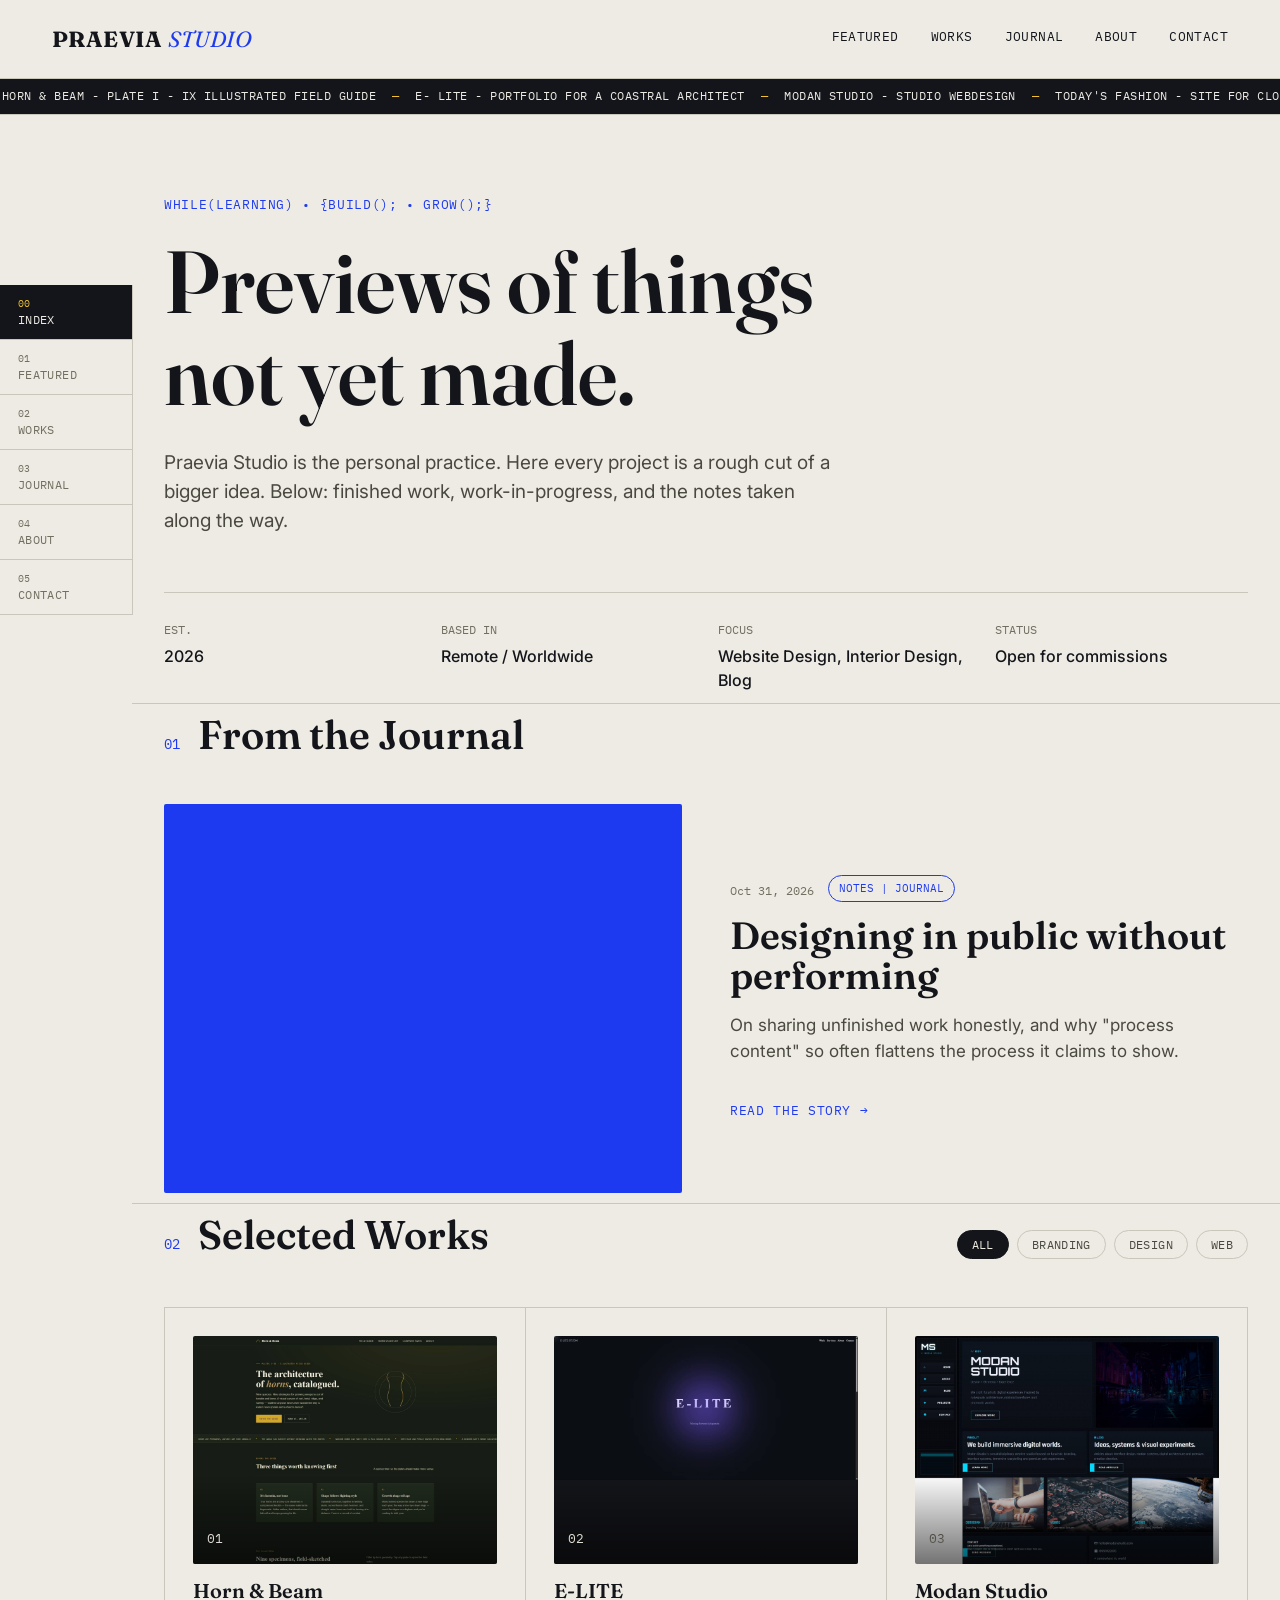
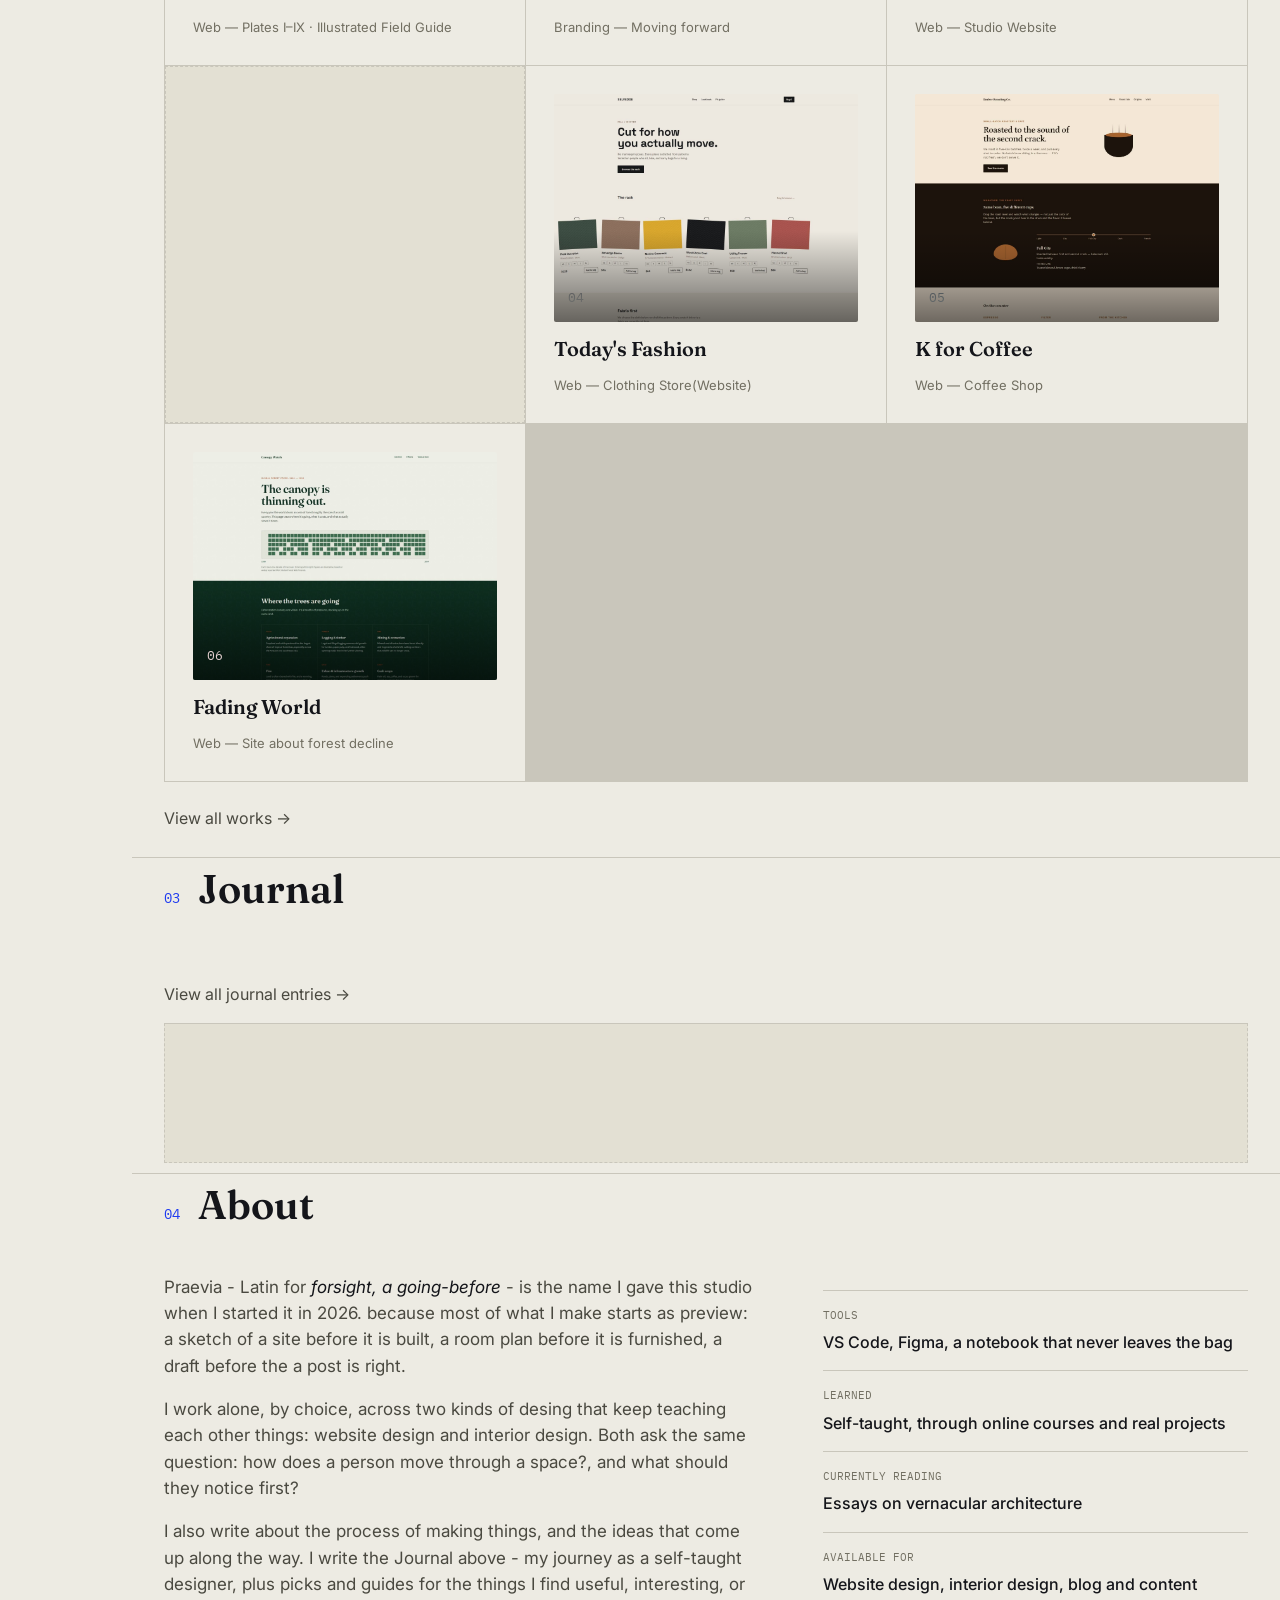
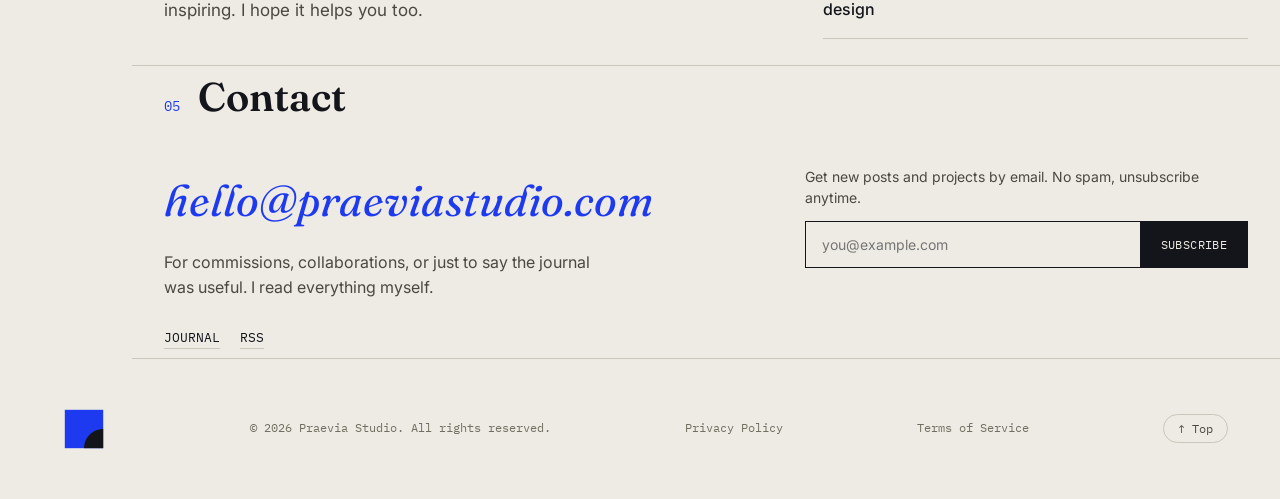
<file: index.html>
<!doctype html>
<html lang="en">
  <head>
    <meta charset="UTF-8" />
    <meta name="viewport" content="width=device-width, initial-scale=1.0" />
    <link
      rel="icon"
      href="/assets/images/favicon/outside-blue.png"
      sizes="16x16"
    />
    <link
      rel="icon"
      type="image/png"
      sizes="48x48"
      href="/assets/images/favicon/outside-blue.png"
    />
    <link
      rel="icon"
      type="image/svg+xml"
      href="/assets/images/favicon/outside-blue.svg"
    />
    <link
      rel="apple-touch-icon"
      sizes="180x180"
      href="/assets/images/favicon/apple-touch-icon.png"
    />
    <title>Praevia Studio</title>
    <meta
      name="description"
      content="Praevia Studio is one person studio for website design, interior design, and blog."
    />

    <!-- Fonts -->
    <link rel="preconnect" href="https://fonts.googleapis.com" />
    <link rel="preconnect" href="https://fonts.gstatic.com" crossorigin />
    <link
      href="https://fonts.googleapis.com/css2?family=Fraunces:ital,opsz,wght@0,9..144,300..900;1,9..144,300..900&family=Inter:wght@400;500;600;700&family=IBM+Plex+Mono:wght@400;500&display=swap"
      rel="stylesheet"
    />

    <link rel="stylesheet" href="style.css" />

    <!--
  =====================================================================
  GOOGLE ADSENSE — SITE-WIDE LOADER (currently disabled)
  Once your AdSense account is approved, uncomment this tag and replace
  ca-pub-XXXXXXXXXXXXXXXX with your real publisher ID. This must load
  on every page that shows an ad unit.
  =====================================================================
  -->
    <script
      async
      src="https://pagead2.googlesyndication.com/pagead/js/adsbygoogle.js?client=ca-pub-2308916087883001"
      crossorigin="anonymous"
    ></script>
  </head>
  <body>
    <a class="skip-link" href="#main">Skip to content</a>

    <!-- ================= MASTHEAD ================= -->
    <header class="masthead" id="top">
      <div class="masthead__top container">
        <a href="#top" class="wordmark">PRAEVIA <span>STUDIO</span></a>

        <nav class="primary-nav" id="primary-nav" aria-label="Primary">
          <a href="#featured">Featured</a>
          <a href="#works">Works</a>
          <a href="#journal">Journal</a>
          <a href="#about">About</a>
          <a href="#contact">Contact</a>
        </nav>

        <button
          class="nav-toggle"
          id="navToggle"
          aria-label="Open menu"
          aria-expanded="false"
          aria-controls="primary-nav"
        >
          <span></span>
        </button>
      </div>

      <!-- ================================== TICKER(add upcoming project/blogs) ==========================================-->

      <div class="ticker" aria-hidden="true">
        <div class="ticker__track" id="tickerTrack">
          <span>HORN & BEAM - PLATE I - IX ILLUSTRATED FIELD GUIDE</span
          ><span class="dot">—</span>
          <span>E- LITE - PORTFOLIO FOR A COASTRAL ARCHITECT</span
          ><span class="dot">—</span>
          <span>MODAN STUDIO - STUDIO WEBDESIGN</span><span class="dot">—</span>
          <span>TODAY'S FASHION - SITE FOR CLOTH STORE</span
          ><span class="dot">—</span>
          <span>K FOR COFFEE - SITE FOR COFFEE SHOP</span
          ><span class="dot">—</span>
          <span>Fading World - WEBSITE ABOUT DECLINE OF FOREST</span
          ><span class="dot">—</span>
          <!-- duplicated for seamless marquee loop -->
          <span>HORN & BEAM - PLATE I - IX ILLUSTRATED FIELD GUIDE</span
          ><span class="dot">—</span>
          <span>E- LITE - PORTFOLIO FOR A COASTRAL ARCHITECT</span
          ><span class="dot">—</span>
          <span>MODAN STUDIO - STUDIO WEBDESIGN</span><span class="dot">—</span>
          <span>TODAY'S FASHION - SITE FOR CLOTH STORE</span
          ><span class="dot">—</span>
          <span>K FOR COFFEE - SITE FOR COFFEE SHOP</span
          ><span class="dot">—</span>
          <span>Fading World - WEBSITE ABOUT DECLINE OF FOREST</span
          ><span class="dot">—</span>
        </div>
      </div>
    </header>

    <!-- ================= INDEX RAIL (signature nav) ================= -->
    <nav class="index-rail" aria-label="Section index">
      <button class="index-rail__item is-active" data-target="#hero">
        <em>00</em>Index
      </button>
      <button class="index-rail__item" data-target="#featured">
        <em>01</em>Featured
      </button>
      <button class="index-rail__item" data-target="#works">
        <em>02</em>Works
      </button>
      <button class="index-rail__item" data-target="#journal">
        <em>03</em>Journal
      </button>
      <button class="index-rail__item" data-target="#about">
        <em>04</em>About
      </button>
      <button class="index-rail__item" data-target="#contact">
        <em>05</em>Contact
      </button>
    </nav>

    <main id="main">
      <!-- ================= HERO ================= -->
      <section id="hero" class="hero container">
        <p class="eyebrow">While(learning) • {build(); • grow();}</p>
        <h1 class="hero__title">Previews of things<br />not yet made.</h1>
        <p class="hero__lede">
          Praevia Studio is the personal practice. Here every project is a rough
          cut of a bigger idea. Below: finished work, work-in-progress, and the
          notes taken along the way.
        </p>
        <dl class="hero__meta">
          <div>
            <dt>Est.</dt>
            <dd>2026</dd>
          </div>
          <div>
            <dt>Based in</dt>
            <dd>Remote / Worldwide</dd>
          </div>
          <div>
            <dt>Focus</dt>
            <dd>Website Design, Interior Design, Blog</dd>
          </div>
          <div>
            <dt>Status</dt>
            <dd>Open for commissions</dd>
          </div>
        </dl>
      </section>

      <!-- ================= FEATURED (cover story) ================= -->
      <section id="featured" class="featured container">
        <div class="section-head">
          <span class="section-num">01</span>
          <h2>From the Journal</h2>
        </div>

        <article class="featured-post">
          <a
            class="featured-post__media"
            style="--plate: #1e3af0"
            img: src="/assets/images/favicon/inside-blue.png"
            href="https://blog.praeviastudio.com/2026/10/designing-in-public-without-performing.html"
          ></a>
          <div class="featured-post__body">
            <div class="featured-post__meta">
              <span class="journal-row__date">Oct 31, 2026</span>
              <span class="journal-row__tag">Notes | Journal</span>
            </div>
            <h3 class="featured-post__title">
              <a href="https://blog.praeviastudio.com/2026/10/designing-in-public-without-performing.html"
                >Designing in public without performing</a
              >
            </h3>
            <p class="featured-post__excerpt">
              On sharing unfinished work honestly, and why "process content" so
              often flattens the process it claims to show.
            </p>
            <a
              class="featured-post__cta"
              href="https://blog.praeviastudio.com/2026/10/designing-in-public-without-performing.html"
              >Read the story &rarr;</a
            >
          </div>
        </article>
      </section>

      <!-- ================= WORKS ================= -->
      <section id="works" class="works container">
        <div class="section-head">
          <span class="section-num">02</span>
          <h2>Selected Works</h2>
          <div
            class="filters"
            id="filters"
            role="group"
            aria-label="Filter works by category"
          >
            <button class="filter-btn is-active" data-filter="all">All</button>
            <button class="filter-btn" data-filter="branding">Branding</button>
            <button class="filter-btn" data-filter="design">Design</button>
            <button class="filter-btn" data-filter="web">Web</button>
          </div>
        </div>

        <div class="works-grid" id="worksGrid">
          <!-- ============= 01 ================-->
          <a
            class="work-card"
            data-category="web"
            style="
              --plate: #1e3af0;
              --plate-image: url('/works/horn/horn.jpeg');
            "
            href="/works/horn/index.html"
          >
            <div class="work-card__plate work-card__plate--photo">
              <span>01</span>
            </div>
            <h3>Horn &amp; Beam</h3>
            <p class="work-card__meta">
              Web — Plates I–IX · Illustrated Field Guide
            </p>
          </a>
          <!-- ============= 02 ================-->
          <a
            class="work-card"
            data-category="branding"
            style="
              --plate: #14151a;
              --plate-image: url('/works/e-lite/e-light.jpeg');
            "
            href="/works/e-lite/index.html"
          >
            <div class="work-card__plate work-card__plate--photo">
              <span>02</span>
            </div>
            <h3>E-LITE</h3>
            <p class="work-card__meta">Branding — Moving forward</p>
          </a>
          <!-- ============= 03 ================-->
          <a
            class="work-card"
            data-category="web"
            style="
              --plate: #f2c230;
              --plate-image: url('/works/modan-studio/modanstudio.jpeg');
            "
            href="/works/modan-studio/index.html"
          >
            <div class="work-card__plate work-card__plate--photo">
              <span>03</span>
            </div>
            <h3>Modan Studio</h3>
            <p class="work-card__meta">Web — Studio Website</p>
          </a>

          <!-- ============ AD SLOT — in-grid native unit ============ -->
          <div class="work-card ad-slot" data-ad-slot="works-native">
            <span class="ad-slot__label">Advertisement</span>
            <ins
              class="adsbygoogle"
              style="display: block"
              data-ad-client="ca-pub-2308916087883001"
              data-ad-slot="XXXXXXXXXX"
              data-ad-format="auto"
              data-full-width-responsive="true"
            ></ins>
            <script>
              ;(adsbygoogle = window.adsbygoogle || []).push({})
            </script>
            <div class="ad-slot__placeholder">Ad space — 300×250</div>
          </div>
          <!-- ============= 04 ================-->
          <a
            class="work-card"
            data-category="web"
            style="
              --plate: #6b695f;
              --plate-image: url('/works/clothing-store/selvege.jpeg');
            "
            href="/works/clothing-store/index.html"
          >
            <div class="work-card__plate work-card__plate--photo">
              <span>04</span>
            </div>
            <h3>Today's Fashion</h3>
            <p class="work-card__meta">Web — Clothing Store(Website)</p>
          </a>

          <!-- ============= 05 ================-->
          <a
            class="work-card"
            data-category="web"
            style="
              --plate: #1e3af0;
              --plate-image: url('/works/coffee-shop/coffee-store.jpeg');
            "
            href="/works/coffee-shop/index.html"
          >
            <div class="work-card__plate work-card__plate--photo">
              <span>05</span>
            </div>
            <h3>K for Coffee</h3>
            <p class="work-card__meta">Web — Coffee Shop</p>
          </a>
          <!-- ============= 06 ================-->
          <a
            class="work-card"
            data-category="web"
            style="
              --plate: #14151a;
              --plate-image: url('/works/forest-decline/canopy.jpeg');
            "
            href="/works/forest-decline/index.html"
          >
            <div class="work-card__plate work-card__plate--photo">
              <span>06</span>
            </div>
            <h3>Fading World</h3>
            <p class="work-card__meta">Web — Site about forest decline</p>
          </a>
        </div>
        <p style="margin-top: 1.5rem">
          <a href="works/index.html">View all works &rarr;</a>
        </p>
      </section>

      <!-- ================= JOURNAL ================= -->
      <section id="journal" class="journal container">
        <div class="section-head">
          <span class="section-num">03</span>
          <h2>Journal</h2>
        </div>

        <!-- ================ BLOGGER FEED ================ -->
        <div class="journal-list" id="blog-posts"></div>

        <p style="margin-top: 1.5rem">
          <a
            href="https://blog.praeviastudio.com"
            target="_blank"
            rel="noopener noreferrer"
            >View all journal entries &rarr;</a
          >
        </p>
        <!-- ============ AD SLOT — in-feed unit ============ -->
        <div class="journal-row ad-slot" data-ad-slot="journal-infeed">
          <span class="ad-slot__label">Advertisement</span>
          <!--
          Replace with your real AdSense in-feed/in-article unit:
          -->
          <ins
            class="adsbygoogle"
            style="display: block"
            data-ad-format="fluid"
            data-ad-layout-key="-XX+X-XX-XX+XX"
            data-ad-client="ca-pub-2308916087883001"
            data-ad-slot="XXXXXXXXXX"
          ></ins>
          <script>
            ;(adsbygoogle = window.adsbygoogle || []).push({})
          </script>

          <div class="ad-slot__placeholder">Ad space — responsive in-feed</div>
        </div>
      </section>

      <!-- ================= ABOUT ================= -->
      <section id="about" class="about container">
        <div class="section-head">
          <span class="section-num">04</span>
          <h2>About</h2>
        </div>

        <div class="about__grid">
          <div class="about__bio">
            <p>
              Praevia - Latin for <em>forsight, a going-before</em> - is the name I gave this studio when I started it in 2026. because most of what I make starts as preview: a sketch of a site before it is built, a room plan before it is furnished, a draft before the a post is right.
            </p>
            <p>
              I work alone, by choice, across two kinds of desing that keep teaching each other things: website design and interior design. Both ask the same question: how does a person move through a space?, and what should they notice first?
              </p>
              <p>
                I also write about the process of making things, and the ideas that come up along the way. I write the Journal above - my journey as a self-taught designer, plus picks and guides for the things I find useful, interesting, or inspiring. I hope it helps you too.
              </p>
            </p>
          </div>

          <dl class="colophon">
            <div>
              <dt>Tools</dt>
              <dd>
                VS Code, Figma, a notebook that never leaves the bag
              </dd>
            </div>
            <div>
              <dt>Learned</dt>
              <dd>Self-taught, through online courses and real projects</dd>
            </div>
            <div>
              <dt>Currently reading</dt>
              <dd>Essays on vernacular architecture</dd>
            </div>
            <div>
              <dt>Available for</dt>
              <dd>Website design, interior design, blog and content design</dd>
            </div>
          </dl>
        </div>
      </section>

      <!-- ================= CONTACT ================= -->
      <!-- ================= CONTACT ================= -->
<!-- Replace your whole <section id="contact"> ... </section> in index.html with this. -->
<section id="contact" class="contact container">
  <div class="section-head">
    <span class="section-num">05</span>
    <h2>Contact</h2>
  </div>

  <div class="contact__grid">
    <div class="contact__main">
      <a href="mailto:hello@praeviastudio.com" class="contact__email"
        >hello@praeviastudio.com</a
      >
      <p class="contact__note">
        For commissions, collaborations, or just to say the journal was
        useful. I read everything myself.
      </p>

      <ul class="contact__social">
        <li><a href="https://blog.praeviastudio.com">Journal</a></li>
        <li>
          <a href="https://blog.praeviastudio.com/feeds/posts/default?alt=rss"
            >RSS</a
          >
        </li>
        <!-- Add Instagram, Behance, etc. here only when you have real links -->
      </ul>
    </div>

    <!-- SUBSCRIBE FORM (Brevo). Replace BREVO_FORM_URL with the form address from Brevo. -->
    <form
      class="newsletter"
      id="newsletterForm"
      method="POST"
      action="BREVO_FORM_URL"
      target="subscribeFrame"
    >
      <label for="newsletterEmail"
        >Get new posts and projects by email. No spam, unsubscribe anytime.</label
      >
      <div class="newsletter__row">
        <input
          type="email"
          id="newsletterEmail"
          name="EMAIL"
          placeholder="you@example.com"
          required
        />
        <button type="submit">Subscribe</button>
      </div>

      <!-- Spam trap: leave empty, hidden from people -->
      <input
        type="text"
        name="email_address_check"
        value=""
        tabindex="-1"
        autocomplete="off"
        aria-hidden="true"
        style="position: absolute; left: -9999px"
      />
      <input type="hidden" name="locale" value="en" />

      <p
        class="newsletter__msg"
        id="newsletterMsg"
        role="status"
        aria-live="polite"
      ></p>
    </form>
    <iframe
      id="subscribeFrame"
      name="subscribeFrame"
      title="Subscription response"
      hidden
    ></iframe>
  </div>
</section>


      <!-- ============ AD SLOT — footer banner unit ============ -->
      <div
        class="ad-slot ad-slot--banner container"
        data-ad-slot="footer-banner"
      >
        <span class="ad-slot__label">Advertisement</span>
        <!--
      Replace with your real AdSense display unit:
    -->
        <ins
          class="adsbygoogle"
          style="display: block"
          data-ad-client="ca-pub-2308916087883001"
          data-ad-slot="XXXXXXXXXX"
          data-ad-format="horizontal"
          data-full-width-responsive="true"
        ></ins>
        <script>
          ;(adsbygoogle = window.adsbygoogle || []).push({})
        </script>
        <div class="ad-slot__placeholder">
          Ad space — 728×90 responsive banner
        </div>
      </div>
    </main>

    <footer class="site-footer">
      <div class="container site-footer__row">
        <span class="logo">
          <img
            class="logo-img"
            src="/assets/images/favicon/outside-blue.png"
            alt="Praevia Studio Logo"
          />
        </span>
        <span
          >© <span id="year"></span> Praevia Studio. All rights reserved.</span
        >
        <span><a href="/privacy.html">Privacy Policy</a></span>
        <span><a href="/terms-of-service">Terms of Service</a></span>
        <button class="back-to-top" id="backToTop" aria-label="Back to top">
          ↑ Top
        </button>
      </div>
    </footer>

    <script src="script.js"></script>
    <script src="blogger-feed.js" defer></script>
  </body>
</html>
</file>
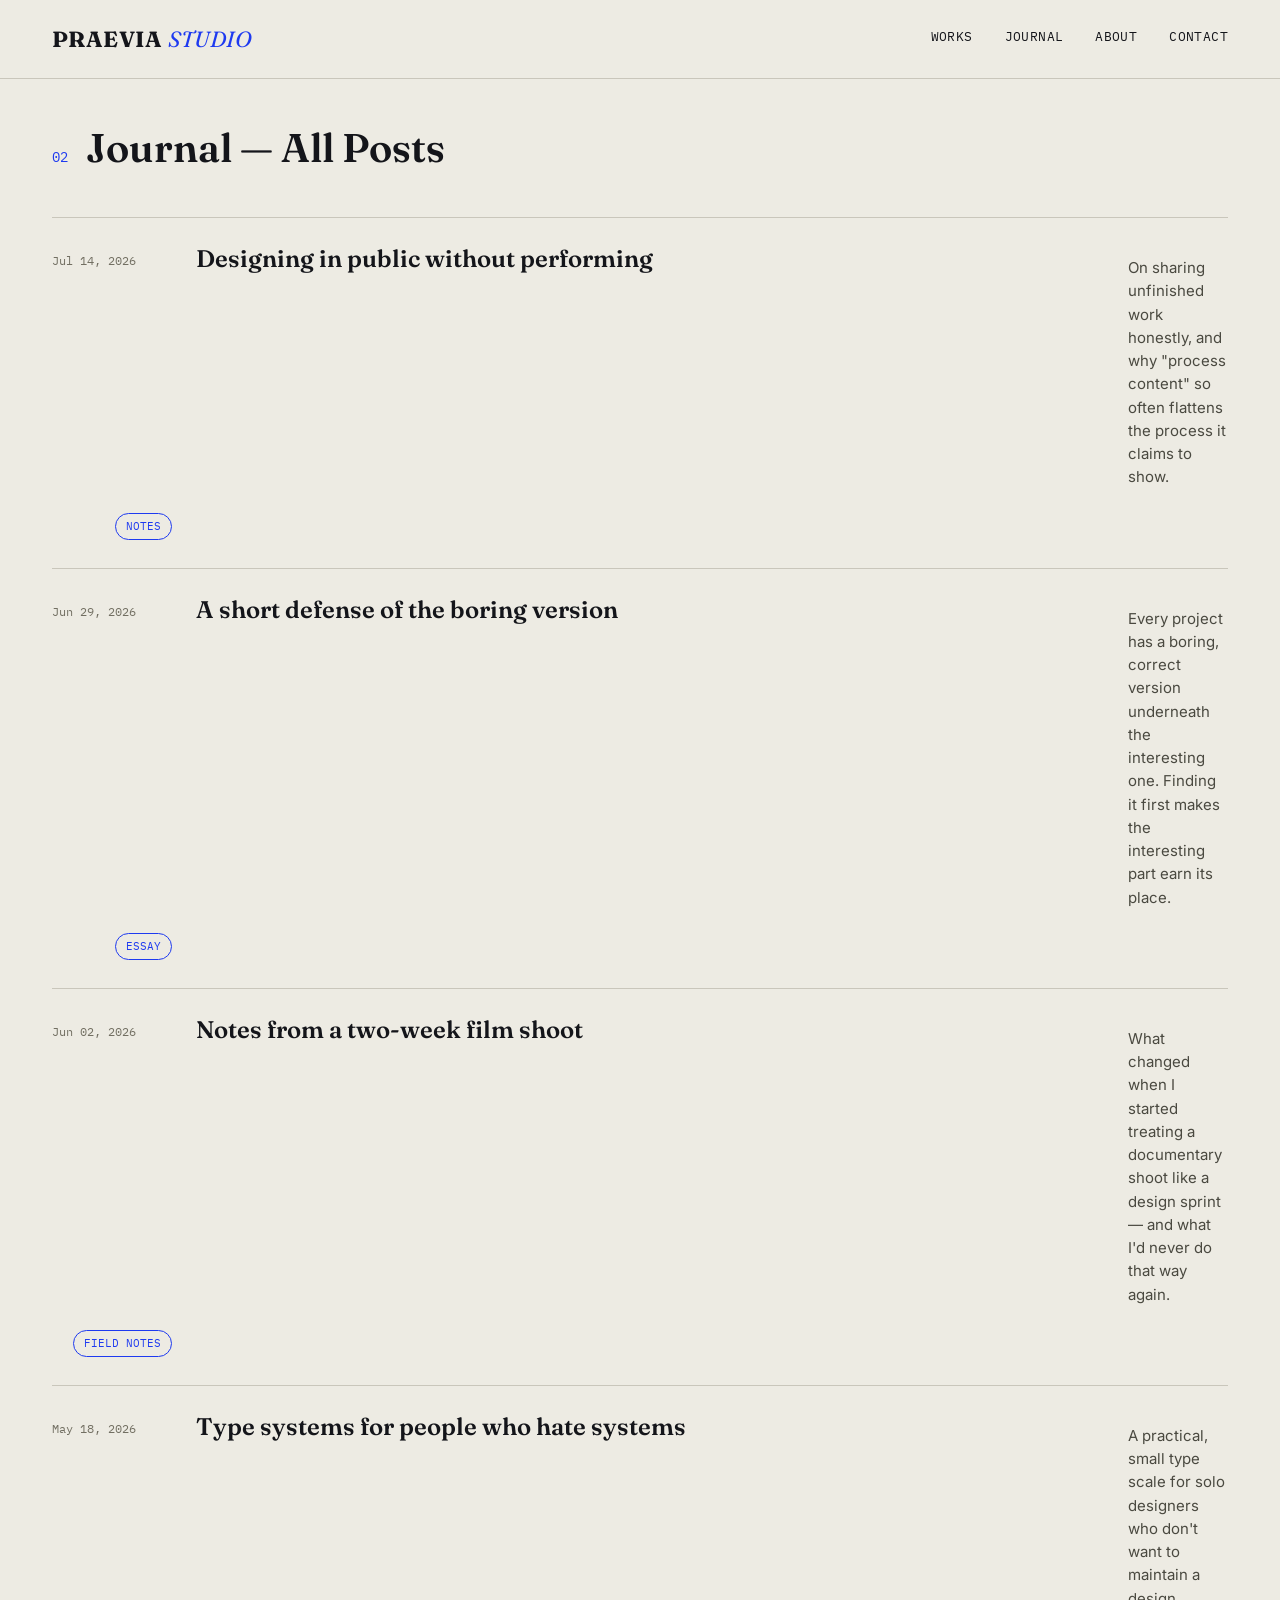
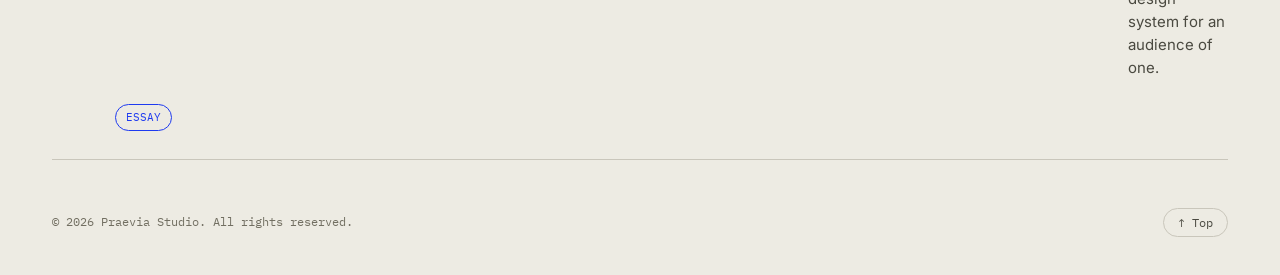
<file: journal/index.html>
<!doctype html>
<html lang="en">
  <head>
    <meta charset="UTF-8" />
    <meta name="viewport" content="width=device-width, initial-scale=1.0" />
    <title>Journal — Praevia Studio</title>
    <meta
      name="description"
      content="Essays, field notes and half-finished ideas from Praevia Studio."
    />

    <link rel="preconnect" href="https://fonts.googleapis.com" />
    <link rel="preconnect" href="https://fonts.gstatic.com" crossorigin />
    <link
      href="https://fonts.googleapis.com/css2?family=Fraunces:ital,opsz,wght@0,9..144,300..900;1,9..144,300..900&family=Inter:wght@400;500;600;700&family=IBM+Plex+Mono:wght@400;500&display=swap"
      rel="stylesheet"
    />

    <link rel="stylesheet" href="/style.css" />
  </head>
  <body>
    <a class="skip-link" href="#main">Skip to content</a>

    <header class="masthead" id="top">
      <div class="masthead__top container">
        <a href="/index.html" class="wordmark">PRAEVIA <span>STUDIO</span></a>
        <nav class="primary-nav" id="primary-nav" aria-label="Primary">
          <a href="/works/index.html">Works</a>
          <a href="/journal/index.html">Journal</a>
          <a href="/index.html#about">About</a>
          <a href="/index.html#contact">Contact</a>
        </nav>
        <button
          class="nav-toggle"
          id="navToggle"
          aria-label="Open menu"
          aria-expanded="false"
          aria-controls="primary-nav"
        >
          <span></span>
        </button>
      </div>
    </header>

    <main id="main" class="journal container" style="padding-top: 3rem">
      <div class="section-head">
        <span class="section-num">02</span>
        <h2>Journal — All Posts</h2>
      </div>

      <div class="journal-list">
        <!--
      ADD NEW POSTS HERE (copy a row and update date/title/href/excerpt/tag).
      Keep newest at the top.
    -->

        <article class="journal-row">
          <span class="journal-row__date">Jul 14, 2026</span>
          <h3 class="journal-row__title">
            <a href="../posts/designing-in-public-with-performance.md"
              >Designing in public without performing</a
            >
          </h3>
          <p class="journal-row__excerpt">
            On sharing unfinished work honestly, and why "process content" so
            often flattens the process it claims to show.
          </p>
          <span class="journal-row__tag">Notes</span>
        </article>

        <article class="journal-row">
          <span class="journal-row__date">Jun 29, 2026</span>
          <h3 class="journal-row__title">
            <a href="../posts/a-short-dense-boring-version.md"
              >A short defense of the boring version</a
            >
          </h3>
          <p class="journal-row__excerpt">
            Every project has a boring, correct version underneath the
            interesting one. Finding it first makes the interesting part earn
            its place.
          </p>
          <span class="journal-row__tag">Essay</span>
        </article>

        <article class="journal-row">
          <span class="journal-row__date">Jun 02, 2026</span>
          <h3 class="journal-row__title">
            <a href="../posts/notes-from-a-two-week-film-shoot.md"
              >Notes from a two-week film shoot</a
            >
          </h3>
          <p class="journal-row__excerpt">
            What changed when I started treating a documentary shoot like a
            design sprint — and what I'd never do that way again.
          </p>
          <span class="journal-row__tag">Field Notes</span>
        </article>

        <article class="journal-row">
          <span class="journal-row__date">May 18, 2026</span>
          <h3 class="journal-row__title">
            <a href="../posts/type-systems-for-people-who-hate-systems.md "
              >Type systems for people who hate systems</a
            >
          </h3>
          <p class="journal-row__excerpt">
            A practical, small type scale for solo designers who don't want to
            maintain a design system for an audience of one.
          </p>
          <span class="journal-row__tag">Essay</span>
        </article>
      </div>
    </main>

    <footer class="site-footer">
      <div class="container site-footer__row">
        <span
          >© <span id="year"></span> Praevia Studio. All rights reserved.</span
        >
        <button class="back-to-top" id="backToTop" aria-label="Back to top">
          ↑ Top
        </button>
      </div>
    </footer>

    <script src="/script.js"></script>
  </body>
</html>
</file>
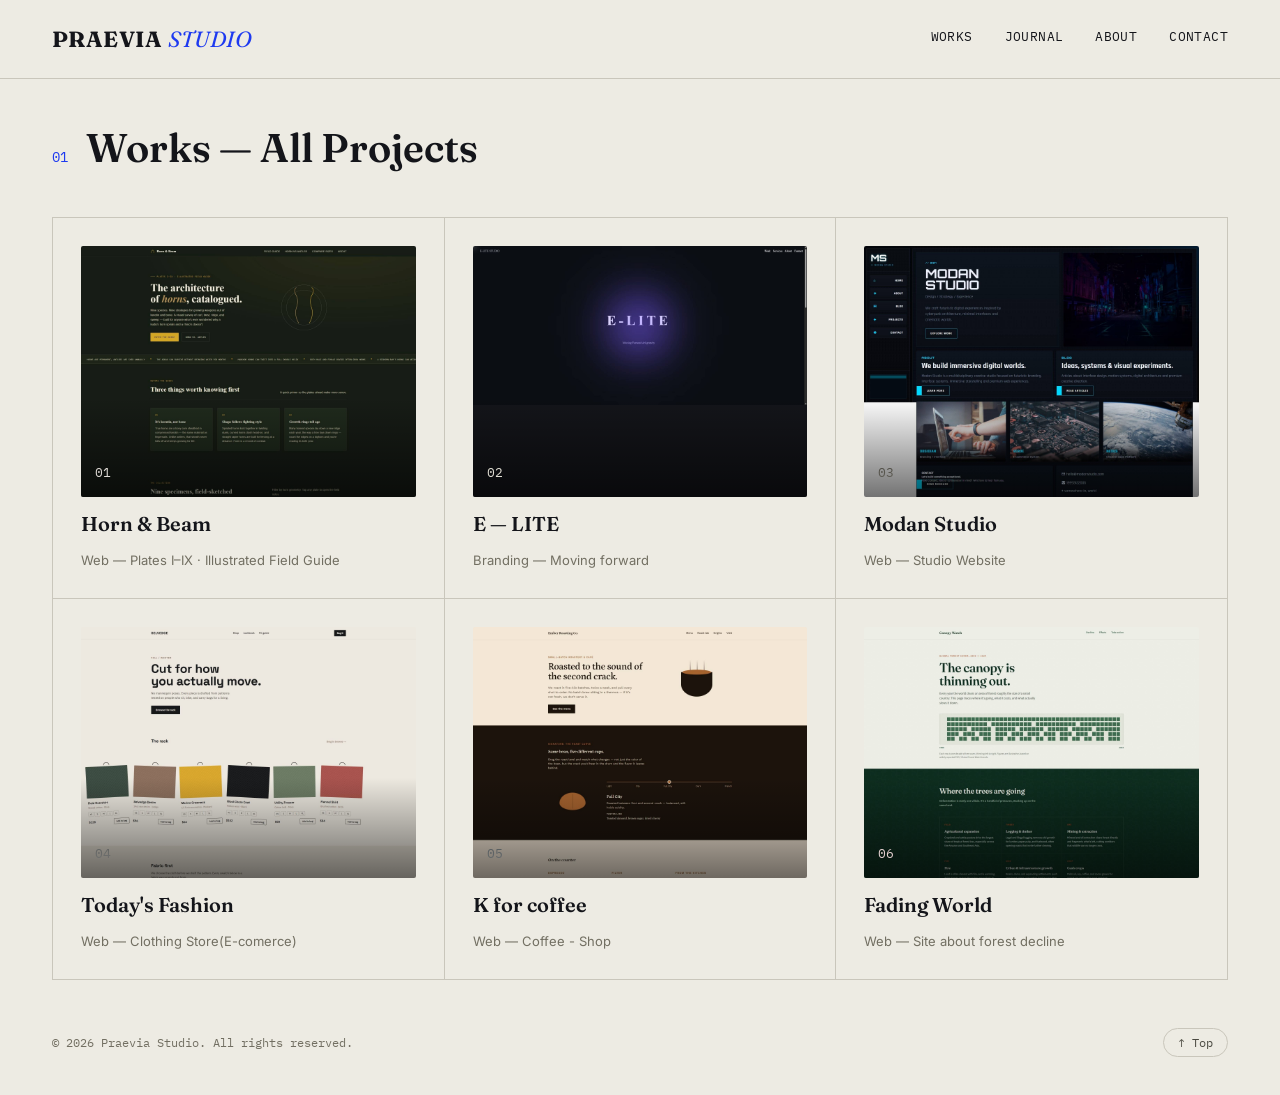
<file: works/index.html>
<!doctype html>
<html lang="en">
  <head>
    <meta charset="UTF-8" />
    <meta name="viewport" content="width=device-width, initial-scale=1.0" />
    <title>Works — Praevia Studio</title>
    <meta
      name="description"
      content="Selected branding, web, film and editorial work from Praevia Studio."
    />

    <link rel="preconnect" href="https://fonts.googleapis.com" />
    <link rel="preconnect" href="https://fonts.gstatic.com" crossorigin />
    <link
      href="https://fonts.googleapis.com/css2?family=Fraunces:ital,opsz,wght@0,9..144,300..900;1,9..144,300..900&family=Inter:wght@400;500;600;700&family=IBM+Plex+Mono:wght@400;500&display=swap"
      rel="stylesheet"
    />

    <link rel="stylesheet" href="/style.css" />
  </head>
  <body>
    <a class="skip-link" href="#main">Skip to content</a>

    <header class="masthead" id="top">
      <div class="masthead__top container">
        <a href="/index.html" class="wordmark">PRAEVIA <span>STUDIO</span></a>
        <nav class="primary-nav" id="primary-nav" aria-label="Primary">
          <a href="/works/index.html">Works</a>
          <a href="/journal/index.html">Journal</a>
          <a href="/index.html#about">About</a>
          <a href="/index.html#contact">Contact</a>
        </nav>
        <button
          class="nav-toggle"
          id="navToggle"
          aria-label="Open menu"
          aria-expanded="false"
          aria-controls="primary-nav"
        >
          <span></span>
        </button>
      </div>
    </header>

    <main id="main" class="works container" style="padding-top: 3rem">
      <div class="section-head">
        <span class="section-num">01</span>
        <h2>Works — All Projects</h2>
      </div>

      <div class="works-grid" id="worksGrid">
        <!-- ADD NEW PROJECTS HERE (copy a card and update num/title/meta/href/plate color/category) -->

        <a
          class="work-card"
          data-category="branding"
          style="--plate: #14151a; --plate-image: url('/works/horn/horn.jpeg')"
          href="/works/horn/index.html"
        >
          <div class="work-card__plate work-card__plate--photo">
            <span>01</span>
          </div>
          <h3>Horn &amp; Beam</h3>
          <p class="work-card__meta">
            Web — Plates I–IX · Illustrated Field Guide
          </p>
        </a>

        <a
          class="work-card"
          data-category="branding"
          style="
            --plate: #14151a;
            --plate-image: url('/works/e-lite/e-light.jpeg');
          "
          href="/works/e-lite/index.html"
        >
          <div class="work-card__plate work-card__plate--photo">
            <span>02</span>
          </div>
          <h3>E — LITE</h3>
          <p class="work-card__meta">Branding — Moving forward</p>
        </a>

        <a
          class="work-card"
          data-category="web"
          style="
            --plate: #f2c230;
            --plate-image: url('/works/modan-studio/modanstudio.jpeg');
          "
          href="/works/modan-studio/index.html"
        >
          <div class="work-card__plate work-card__plate--photo">
            <span>03</span>
          </div>
          <h3>Modan Studio</h3>
          <p class="work-card__meta">Web — Studio Website</p>
        </a>

        <a
          class="work-card"
          data-category="web"
          style="
            --plate: #6b695f;
            --plate-image: url('/works/clothing-store/selvege.jpeg');
          "
          href="/works/clothing-store/index.html"
        >
          <div class="work-card__plate work-card__plate--photo">
            <span>04</span>
          </div>
          <h3>Today's Fashion</h3>
          <p class="work-card__meta">Web — Clothing Store(E-comerce)</p>
        </a>

        <a
          class="work-card"
          data-category="web"
          style="
            --plate: #1e3af0;
            --plate-image: url('/works/coffee-shop/coffee-store.jpeg');
          "
          href="/works/coffee-shop/index.html"
        >
          <div class="work-card__plate work-card__plate--photo">
            <span>05</span>
          </div>
          <h3>K for coffee</h3>
          <p class="work-card__meta">Web — Coffee - Shop</p>
        </a>

        <a
          class="work-card"
          data-category="web"
          style="
            --plate: #14151a;
            --plate-image: url('/works/forest-decline/canopy.jpeg');
          "
          href="/works/forest-decline/index.html"
        >
          <div class="work-card__plate work-card__plate--photo">
            <span>06</span>
          </div>
          <h3>Fading World</h3>
          <p class="work-card__meta">Web — Site about forest decline</p>
        </a>
      </div>
    </main>

    <footer class="site-footer">
      <div class="container site-footer__row">
        <span
          >© <span id="year"></span> Praevia Studio. All rights reserved.</span
        >
        <button class="back-to-top" id="backToTop" aria-label="Back to top">
          ↑ Top
        </button>
      </div>
    </footer>

    <script src="/script.js"></script>
  </body>
</html>
</file>
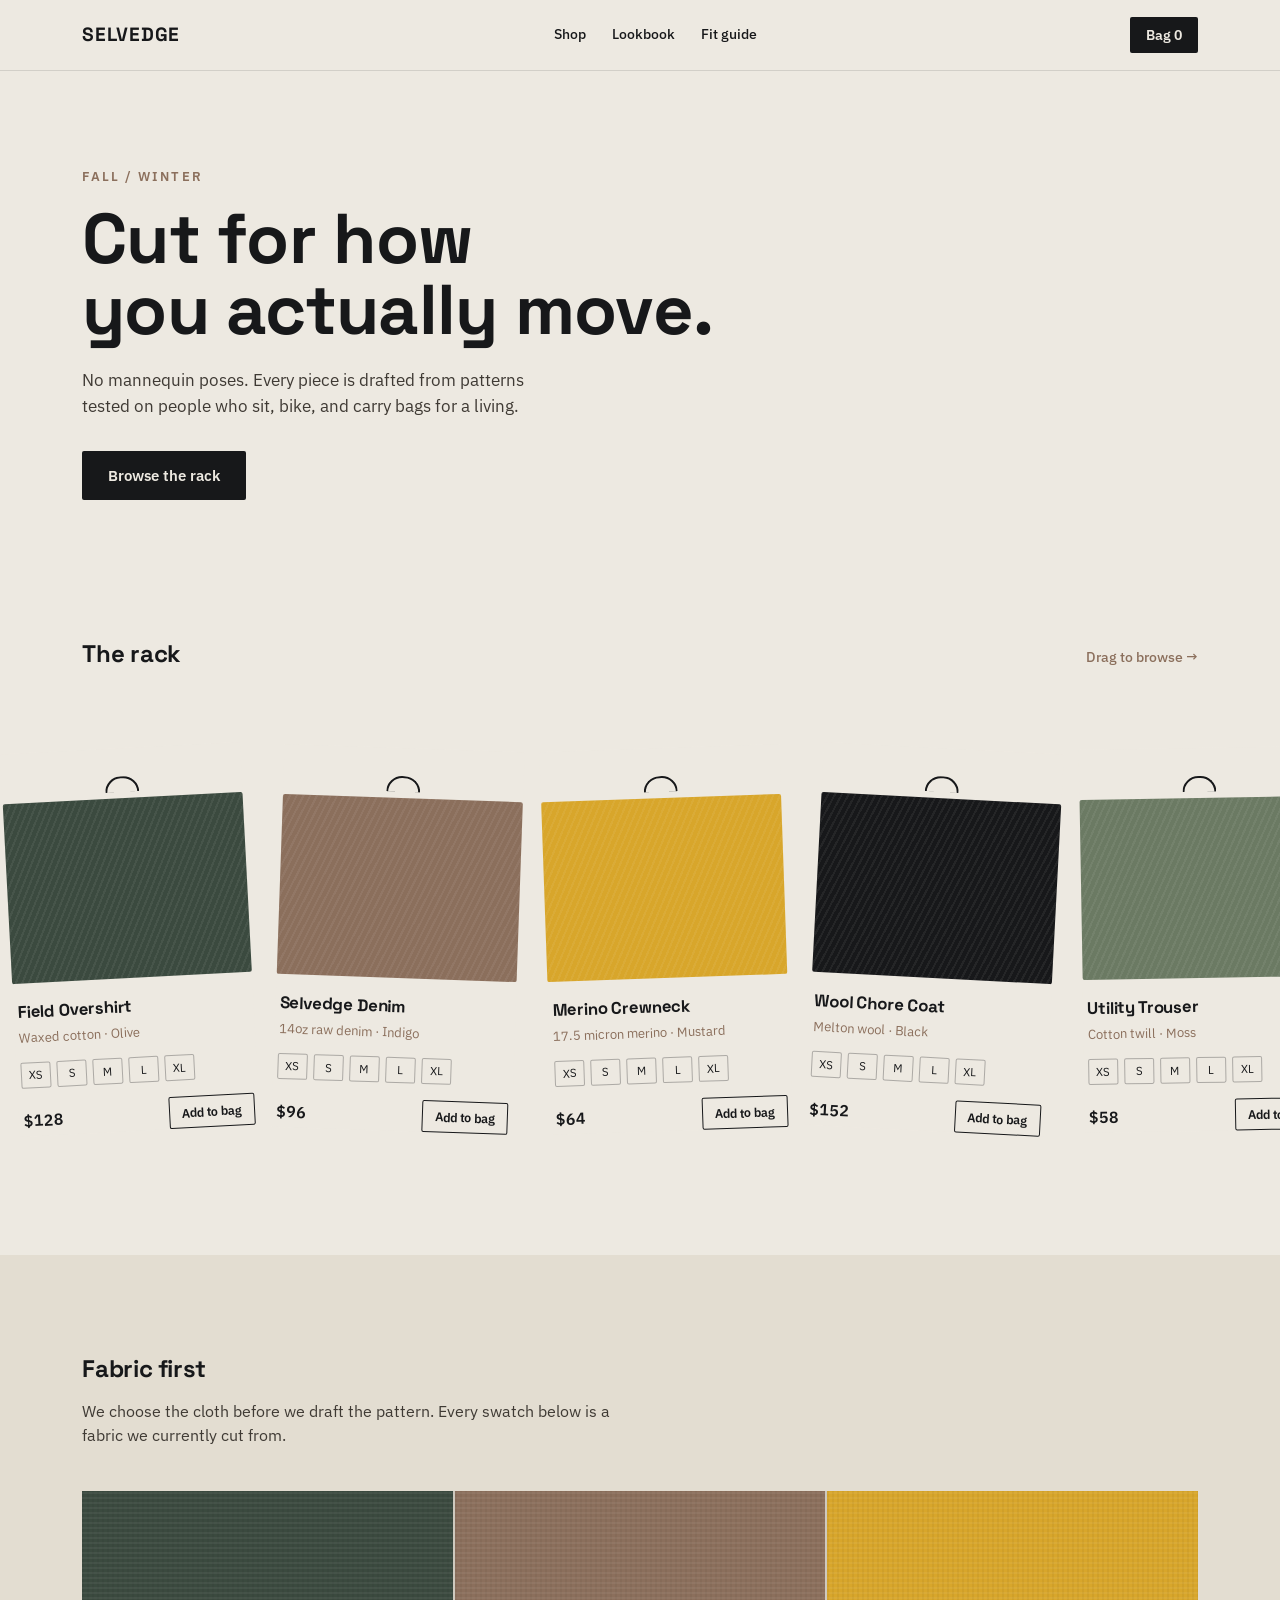
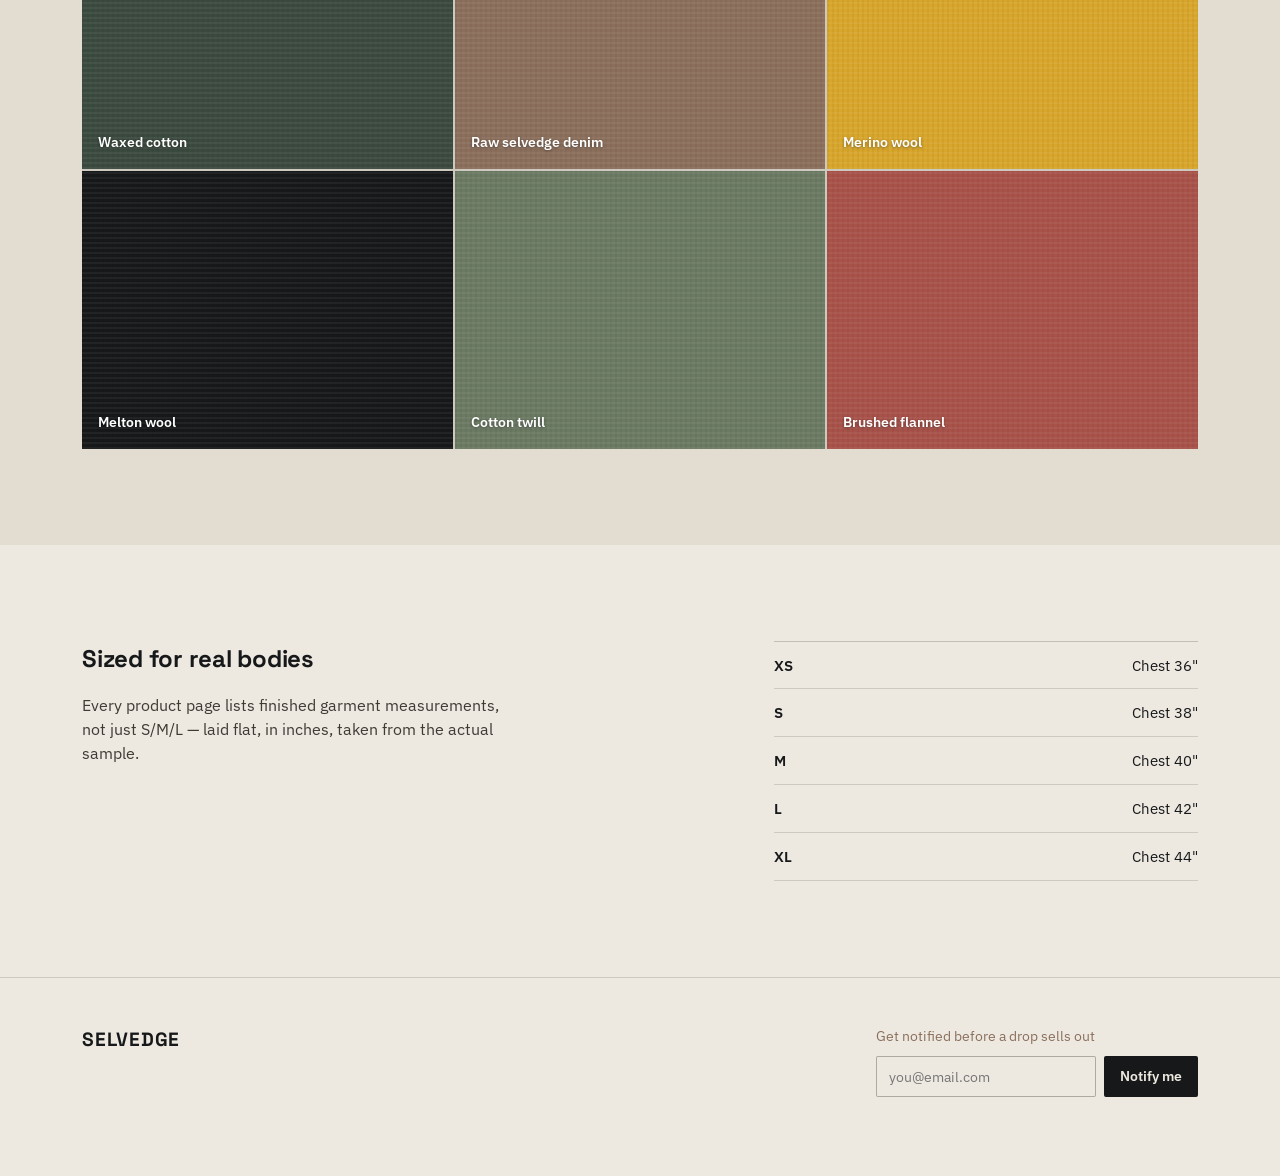
<file: works/clothing-store/index.html>
<!DOCTYPE html>
<html lang="en">
<head>
<meta charset="UTF-8">
<meta name="viewport" content="width=device-width, initial-scale=1.0">
<title>Selvedge — Cut for how you move</title>
<link rel="preconnect" href="https://fonts.googleapis.com">
<link href="https://fonts.googleapis.com/css2?family=Space+Grotesk:wght@400;500;600;700&family=IBM+Plex+Sans:wght@400;500;600&display=swap" rel="stylesheet">
<link rel="stylesheet" href="style.css">
</head>
<body>

<header class="site-header">
  <div class="wrap header-row">
    <span class="brand">SELVEDGE</span>
    <nav>
      <a href="#rack">Shop</a>
      <a href="#lookbook">Lookbook</a>
      <a href="#fit">Fit guide</a>
    </nav>
    <button class="bag-btn" id="bagBtn">Bag <span id="bagCount">0</span></button>
  </div>
</header>

<main>

  <section class="hero">
    <div class="wrap">
      <p class="eyebrow">Fall / Winter</p>
      <h1>Cut for how<br>you actually move.</h1>
      <p class="hero-sub">No mannequin poses. Every piece is drafted from patterns tested on people who sit, bike, and carry bags for a living.</p>
      <a class="btn" href="#rack">Browse the rack</a>
    </div>
  </section>

  <section class="rack" id="rack">
    <div class="wrap rack-head">
      <h2>The rack</h2>
      <p class="rack-hint">Drag to browse →</p>
    </div>

    <div class="rack-rail" id="rackRail">

      <article class="garment" data-price="128" style="--tilt:-3deg; --swatch:#3B4A3F;">
        <div class="hanger"></div>
        <div class="swatch"></div>
        <div class="garment-info">
          <h3>Field Overshirt</h3>
          <p class="tag">Waxed cotton · Olive</p>
          <div class="sizes" data-sizes></div>
          <div class="garment-foot">
            <span class="price">$128</span>
            <button class="add-btn" data-add>Add to bag</button>
          </div>
        </div>
      </article>

      <article class="garment" data-price="96" style="--tilt:2deg; --swatch:#8B6F5C;">
        <div class="hanger"></div>
        <div class="swatch"></div>
        <div class="garment-info">
          <h3>Selvedge Denim</h3>
          <p class="tag">14oz raw denim · Indigo</p>
          <div class="sizes" data-sizes></div>
          <div class="garment-foot">
            <span class="price">$96</span>
            <button class="add-btn" data-add>Add to bag</button>
          </div>
        </div>
      </article>

      <article class="garment" data-price="64" style="--tilt:-2deg; --swatch:#D8A62B;">
        <div class="hanger"></div>
        <div class="swatch"></div>
        <div class="garment-info">
          <h3>Merino Crewneck</h3>
          <p class="tag">17.5 micron merino · Mustard</p>
          <div class="sizes" data-sizes></div>
          <div class="garment-foot">
            <span class="price">$64</span>
            <button class="add-btn" data-add>Add to bag</button>
          </div>
        </div>
      </article>

      <article class="garment" data-price="152" style="--tilt:3deg; --swatch:#17181A;">
        <div class="hanger"></div>
        <div class="swatch"></div>
        <div class="garment-info">
          <h3>Wool Chore Coat</h3>
          <p class="tag">Melton wool · Black</p>
          <div class="sizes" data-sizes></div>
          <div class="garment-foot">
            <span class="price">$152</span>
            <button class="add-btn" data-add>Add to bag</button>
          </div>
        </div>
      </article>

      <article class="garment" data-price="58" style="--tilt:-1deg; --swatch:#6B7A63;">
        <div class="hanger"></div>
        <div class="swatch"></div>
        <div class="garment-info">
          <h3>Utility Trouser</h3>
          <p class="tag">Cotton twill · Moss</p>
          <div class="sizes" data-sizes></div>
          <div class="garment-foot">
            <span class="price">$58</span>
            <button class="add-btn" data-add>Add to bag</button>
          </div>
        </div>
      </article>

      <article class="garment" data-price="84" style="--tilt:2deg; --swatch:#A8524A;">
        <div class="hanger"></div>
        <div class="swatch"></div>
        <div class="garment-info">
          <h3>Flannel Shirt</h3>
          <p class="tag">Brushed cotton · Brick</p>
          <div class="sizes" data-sizes></div>
          <div class="garment-foot">
            <span class="price">$84</span>
            <button class="add-btn" data-add>Add to bag</button>
          </div>
        </div>
      </article>

    </div>
  </section>

  <section class="lookbook" id="lookbook">
    <div class="wrap">
      <h2>Fabric first</h2>
      <p class="section-lede">We choose the cloth before we draft the pattern. Every swatch below is a fabric we currently cut from.</p>
      <div class="swatch-grid">
        <div class="swatch-card" style="--sc:#3B4A3F;"><span>Waxed cotton</span></div>
        <div class="swatch-card" style="--sc:#8B6F5C;"><span>Raw selvedge denim</span></div>
        <div class="swatch-card" style="--sc:#D8A62B;"><span>Merino wool</span></div>
        <div class="swatch-card" style="--sc:#17181A;"><span>Melton wool</span></div>
        <div class="swatch-card" style="--sc:#6B7A63;"><span>Cotton twill</span></div>
        <div class="swatch-card" style="--sc:#A8524A;"><span>Brushed flannel</span></div>
      </div>
    </div>
  </section>

  <section class="fit" id="fit">
    <div class="wrap fit-row">
      <div>
        <h2>Sized for real bodies</h2>
        <p>Every product page lists finished garment measurements, not just S/M/L — laid flat, in inches, taken from the actual sample.</p>
      </div>
      <div class="fit-table">
        <div class="fit-row-item"><span>XS</span><span>Chest 36"</span></div>
        <div class="fit-row-item"><span>S</span><span>Chest 38"</span></div>
        <div class="fit-row-item"><span>M</span><span>Chest 40"</span></div>
        <div class="fit-row-item"><span>L</span><span>Chest 42"</span></div>
        <div class="fit-row-item"><span>XL</span><span>Chest 44"</span></div>
      </div>
    </div>
  </section>

</main>

<footer class="site-footer">
  <div class="wrap footer-row">
    <span class="brand">SELVEDGE</span>
    <form class="newsletter" id="newsletterForm">
      <label for="email">Get notified before a drop sells out</label>
      <div class="newsletter-row">
        <input type="email" id="email" placeholder="you@email.com" required>
        <button type="submit">Notify me</button>
      </div>
      <p class="newsletter-msg" id="newsletterMsg" role="status"></p>
    </form>
  </div>
</footer>

<script src="script.js"></script>
</body>
</html>
</file>
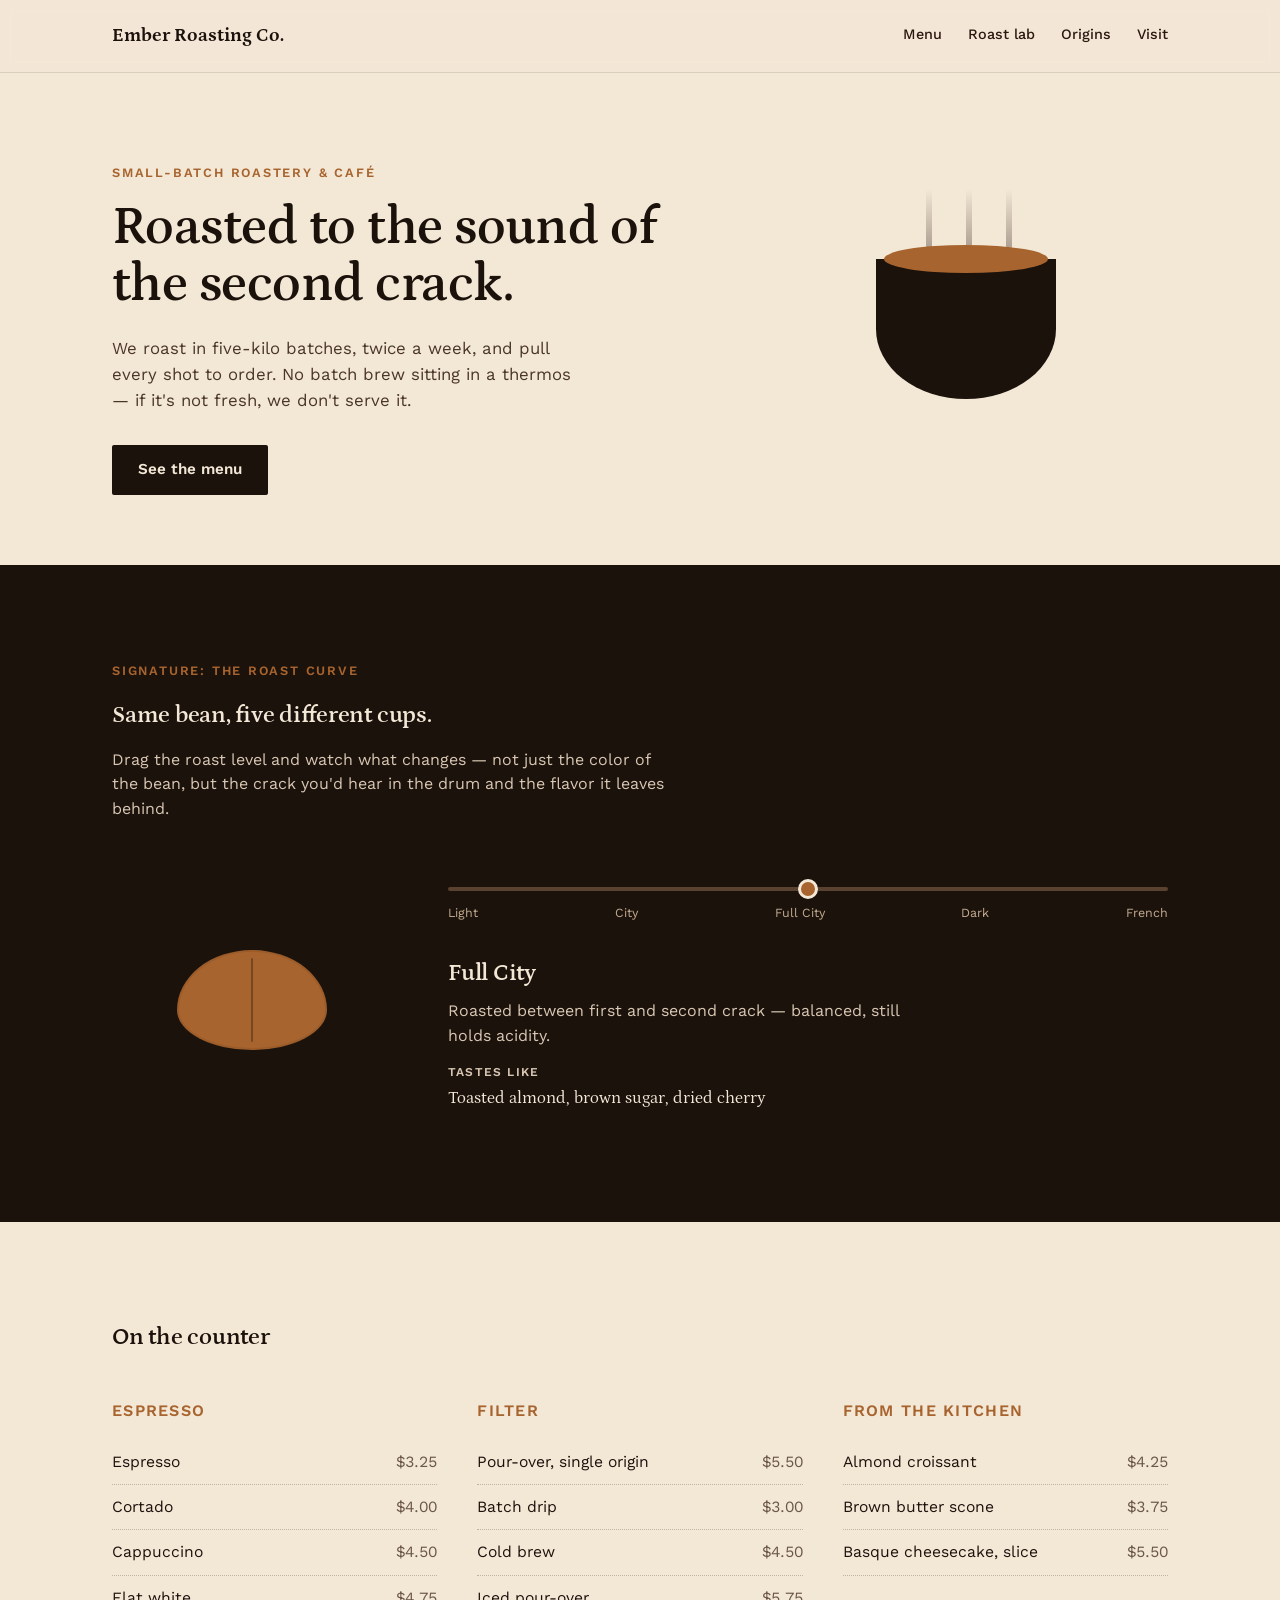
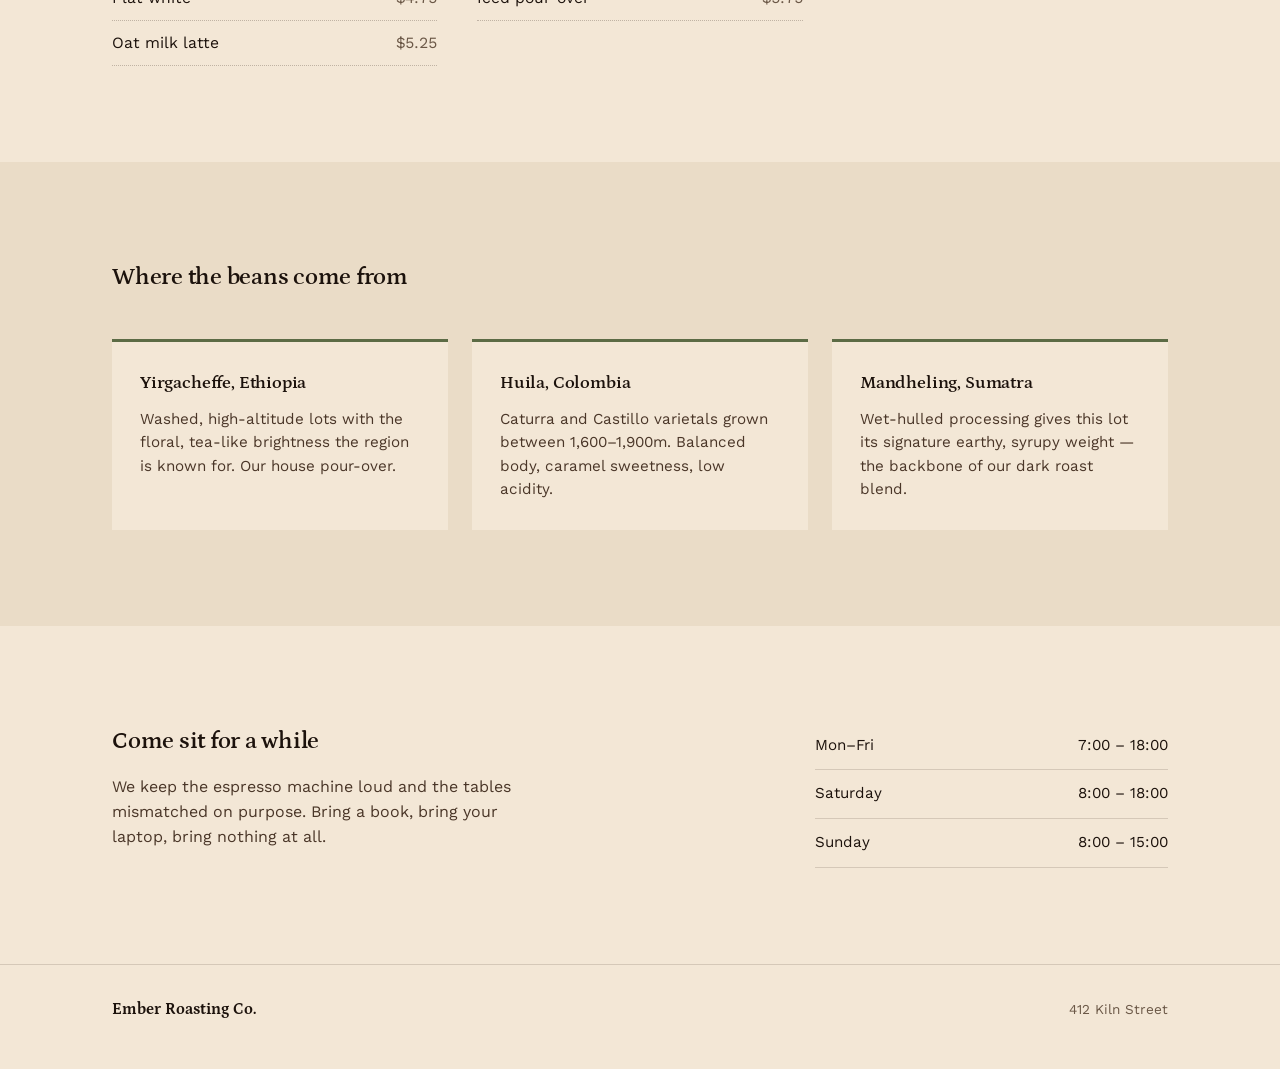
<file: works/coffee-shop/index.html>
<!DOCTYPE html>
<html lang="en">
<head>
<meta charset="UTF-8">
<meta name="viewport" content="width=device-width, initial-scale=1.0">
<title>Ember Roasting Co.</title>
<link rel="preconnect" href="https://fonts.googleapis.com">
<link href="https://fonts.googleapis.com/css2?family=Petrona:wght@400;500;600;700&family=Work+Sans:wght@400;500;600&display=swap" rel="stylesheet">
<link rel="stylesheet" href="style.css">
</head>
<body>

<header class="site-header">
  <div class="wrap header-row">
    <span class="brand">Ember Roasting Co.</span>
    <nav>
      <a href="#menu">Menu</a>
      <a href="#roast">Roast lab</a>
      <a href="#origin">Origins</a>
      <a href="#visit">Visit</a>
    </nav>
  </div>
</header>

<main>

  <section class="hero">
    <div class="wrap hero-row">
      <div class="hero-copy">
        <p class="eyebrow">Small-batch roastery &amp; café</p>
        <h1>Roasted to the sound of the second crack.</h1>
        <p class="hero-sub">We roast in five-kilo batches, twice a week, and pull every shot to order. No batch brew sitting in a thermos — if it's not fresh, we don't serve it.</p>
        <a class="btn" href="#menu">See the menu</a>
      </div>
      <div class="hero-cup" aria-hidden="true">
        <div class="cup">
          <div class="steam s1"></div>
          <div class="steam s2"></div>
          <div class="steam s3"></div>
          <div class="crema"></div>
        </div>
      </div>
    </div>
  </section>

  <section class="roast-lab" id="roast">
    <div class="wrap">
      <p class="eyebrow">Signature: the roast curve</p>
      <h2>Same bean, five different cups.</h2>
      <p class="section-lede">Drag the roast level and watch what changes — not just the color of the bean, but the crack you'd hear in the drum and the flavor it leaves behind.</p>

      <div class="roast-widget">
        <div class="bean-display">
          <div class="bean" id="beanVisual"></div>
        </div>
        <div class="roast-controls">
          <input type="range" id="roastSlider" min="1" max="5" value="3" step="1" aria-label="Roast level">
          <div class="roast-scale">
            <span>Light</span><span>City</span><span>Full City</span><span>Dark</span><span>French</span>
          </div>
          <div class="roast-readout">
            <h3 id="roastStage">Full City</h3>
            <p id="roastCrack">Roasted between first and second crack — balanced, still holds acidity.</p>
            <p class="tasting-label">Tastes like</p>
            <p id="roastNotes" class="tasting-notes">Toasted almond, brown sugar, dried cherry</p>
          </div>
        </div>
      </div>
    </div>
  </section>

  <section class="menu" id="menu">
    <div class="wrap">
      <h2>On the counter</h2>
      <div class="menu-columns">
        <div class="menu-col">
          <h3>Espresso</h3>
          <div class="menu-item"><span>Espresso</span><span class="price">$3.25</span></div>
          <div class="menu-item"><span>Cortado</span><span class="price">$4.00</span></div>
          <div class="menu-item"><span>Cappuccino</span><span class="price">$4.50</span></div>
          <div class="menu-item"><span>Flat white</span><span class="price">$4.75</span></div>
          <div class="menu-item"><span>Oat milk latte</span><span class="price">$5.25</span></div>
        </div>
        <div class="menu-col">
          <h3>Filter</h3>
          <div class="menu-item"><span>Pour-over, single origin</span><span class="price">$5.50</span></div>
          <div class="menu-item"><span>Batch drip</span><span class="price">$3.00</span></div>
          <div class="menu-item"><span>Cold brew</span><span class="price">$4.50</span></div>
          <div class="menu-item"><span>Iced pour-over</span><span class="price">$5.75</span></div>
        </div>
        <div class="menu-col">
          <h3>From the kitchen</h3>
          <div class="menu-item"><span>Almond croissant</span><span class="price">$4.25</span></div>
          <div class="menu-item"><span>Brown butter scone</span><span class="price">$3.75</span></div>
          <div class="menu-item"><span>Basque cheesecake, slice</span><span class="price">$5.50</span></div>
        </div>
      </div>
    </div>
  </section>

  <section class="origin" id="origin">
    <div class="wrap">
      <h2>Where the beans come from</h2>
      <div class="origin-grid">
        <article class="origin-card">
          <h3>Yirgacheffe, Ethiopia</h3>
          <p>Washed, high-altitude lots with the floral, tea-like brightness the region is known for. Our house pour-over.</p>
        </article>
        <article class="origin-card">
          <h3>Huila, Colombia</h3>
          <p>Caturra and Castillo varietals grown between 1,600–1,900m. Balanced body, caramel sweetness, low acidity.</p>
        </article>
        <article class="origin-card">
          <h3>Mandheling, Sumatra</h3>
          <p>Wet-hulled processing gives this lot its signature earthy, syrupy weight — the backbone of our dark roast blend.</p>
        </article>
      </div>
    </div>
  </section>

  <section class="visit" id="visit">
    <div class="wrap visit-row">
      <div>
        <h2>Come sit for a while</h2>
        <p>We keep the espresso machine loud and the tables mismatched on purpose. Bring a book, bring your laptop, bring nothing at all.</p>
      </div>
      <div class="hours">
        <div class="hours-row"><span>Mon–Fri</span><span>7:00 – 18:00</span></div>
        <div class="hours-row"><span>Saturday</span><span>8:00 – 18:00</span></div>
        <div class="hours-row"><span>Sunday</span><span>8:00 – 15:00</span></div>
      </div>
    </div>
  </section>

</main>

<footer class="site-footer">
  <div class="wrap">
    <span class="brand small">Ember Roasting Co.</span>
    <p>412 Kiln Street</p>
  </div>
</footer>

<script src="script.js"></script>
</body>
</html>
</file>
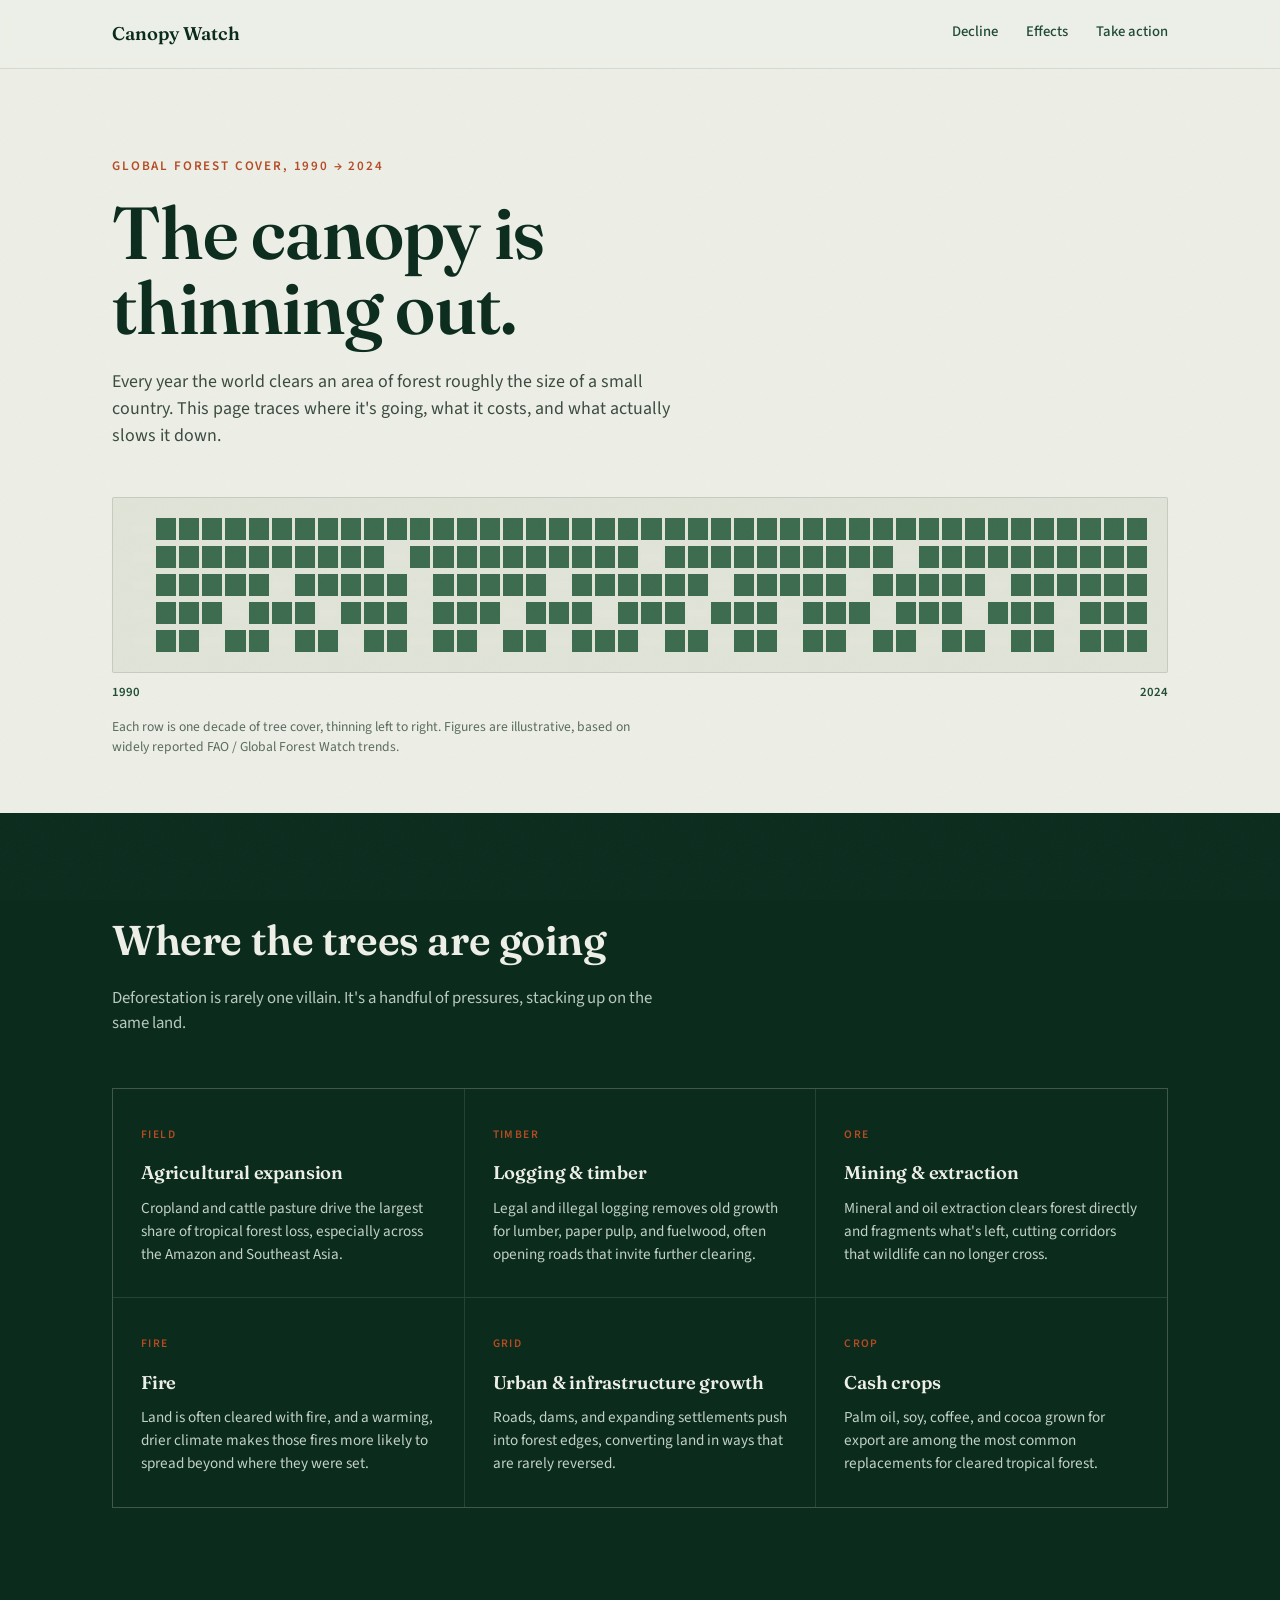
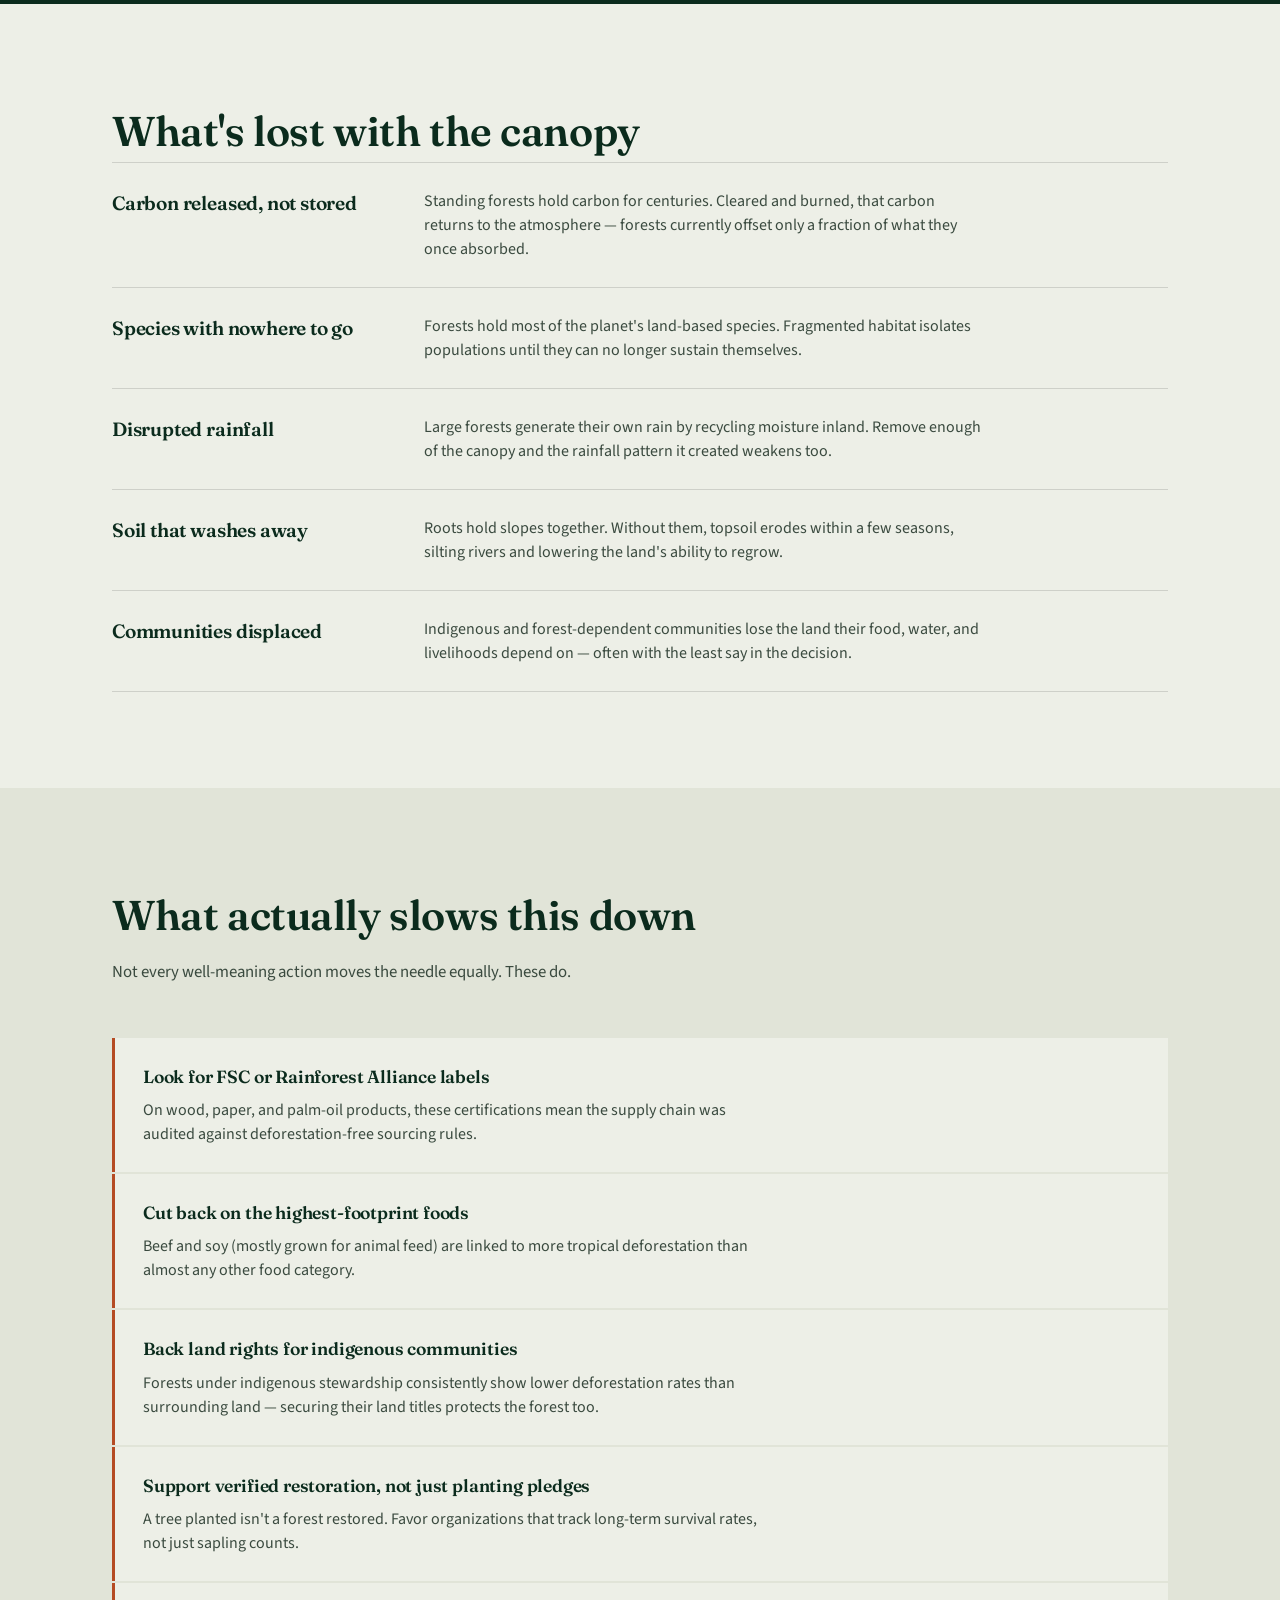
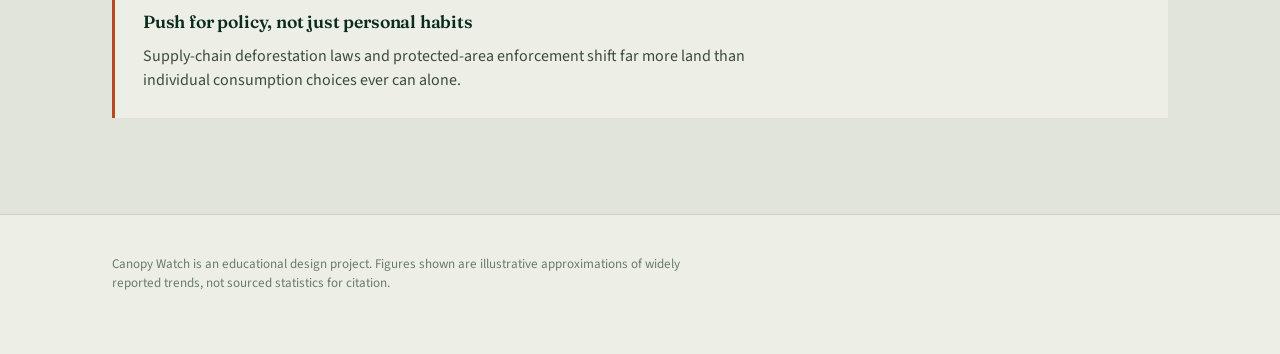
<file: works/forest-decline/index.html>
<!DOCTYPE html>
<html lang="en">
<head>
<meta charset="UTF-8">
<meta name="viewport" content="width=device-width, initial-scale=1.0">
<title>Canopy Watch — The Vanishing Forest</title>
<link rel="preconnect" href="https://fonts.googleapis.com">
<link href="https://fonts.googleapis.com/css2?family=Fraunces:opsz,wght@9..144,300;9..144,500;9..144,600;9..144,700&family=Source+Sans+3:wght@400;500;600&display=swap" rel="stylesheet">
<link rel="stylesheet" href="style.css">
</head>
<body>

<div class="grain"></div>

<header class="site-header">
  <div class="wrap header-row">
    <span class="brand">Canopy&nbsp;Watch</span>
    <nav>
      <a href="#decline">Decline</a>
      <a href="#effects">Effects</a>
      <a href="#action">Take action</a>
    </nav>
  </div>
</header>

<main>

  <section class="hero">
    <div class="wrap">
      <p class="eyebrow">Global forest cover, 1990 → 2024</p>
      <h1>The canopy is<br>thinning out.</h1>
      <p class="hero-sub">Every year the world clears an area of forest roughly the size of a small country. This page traces where it's going, what it costs, and what actually slows it down.</p>

      <div class="canopy-strip" id="canopyStrip" aria-label="Illustrative forest cover decline, 1990 to 2024">
        <!-- rows injected by JS -->
      </div>
      <div class="strip-labels">
        <span>1990</span>
        <span>2024</span>
      </div>
      <p class="strip-caption">Each row is one decade of tree cover, thinning left to right. Figures are illustrative, based on widely reported FAO / Global Forest Watch trends.</p>
    </div>
  </section>

  <section class="causes" id="decline">
    <div class="wrap">
      <h2>Where the trees are going</h2>
      <p class="section-lede">Deforestation is rarely one villain. It's a handful of pressures, stacking up on the same land.</p>

      <div class="cause-grid">
        <article class="cause-card">
          <span class="cause-mark">field</span>
          <h3>Agricultural expansion</h3>
          <p>Cropland and cattle pasture drive the largest share of tropical forest loss, especially across the Amazon and Southeast Asia.</p>
        </article>
        <article class="cause-card">
          <span class="cause-mark">timber</span>
          <h3>Logging &amp; timber</h3>
          <p>Legal and illegal logging removes old growth for lumber, paper pulp, and fuelwood, often opening roads that invite further clearing.</p>
        </article>
        <article class="cause-card">
          <span class="cause-mark">ore</span>
          <h3>Mining &amp; extraction</h3>
          <p>Mineral and oil extraction clears forest directly and fragments what's left, cutting corridors that wildlife can no longer cross.</p>
        </article>
        <article class="cause-card">
          <span class="cause-mark">fire</span>
          <h3>Fire</h3>
          <p>Land is often cleared with fire, and a warming, drier climate makes those fires more likely to spread beyond where they were set.</p>
        </article>
        <article class="cause-card">
          <span class="cause-mark">grid</span>
          <h3>Urban &amp; infrastructure growth</h3>
          <p>Roads, dams, and expanding settlements push into forest edges, converting land in ways that are rarely reversed.</p>
        </article>
        <article class="cause-card">
          <span class="cause-mark">crop</span>
          <h3>Cash crops</h3>
          <p>Palm oil, soy, coffee, and cocoa grown for export are among the most common replacements for cleared tropical forest.</p>
        </article>
      </div>
    </div>
  </section>

  <section class="effects" id="effects">
    <div class="wrap">
      <h2>What's lost with the canopy</h2>
      <div class="effects-grid">
        <div class="effect-row">
          <h3>Carbon released, not stored</h3>
          <p>Standing forests hold carbon for centuries. Cleared and burned, that carbon returns to the atmosphere — forests currently offset only a fraction of what they once absorbed.</p>
        </div>
        <div class="effect-row">
          <h3>Species with nowhere to go</h3>
          <p>Forests hold most of the planet's land-based species. Fragmented habitat isolates populations until they can no longer sustain themselves.</p>
        </div>
        <div class="effect-row">
          <h3>Disrupted rainfall</h3>
          <p>Large forests generate their own rain by recycling moisture inland. Remove enough of the canopy and the rainfall pattern it created weakens too.</p>
        </div>
        <div class="effect-row">
          <h3>Soil that washes away</h3>
          <p>Roots hold slopes together. Without them, topsoil erodes within a few seasons, silting rivers and lowering the land's ability to regrow.</p>
        </div>
        <div class="effect-row">
          <h3>Communities displaced</h3>
          <p>Indigenous and forest-dependent communities lose the land their food, water, and livelihoods depend on — often with the least say in the decision.</p>
        </div>
      </div>
    </div>
  </section>

  <section class="action" id="action">
    <div class="wrap">
      <h2>What actually slows this down</h2>
      <p class="section-lede">Not every well-meaning action moves the needle equally. These do.</p>

      <div class="action-list">
        <div class="action-item">
          <h3>Look for FSC or Rainforest Alliance labels</h3>
          <p>On wood, paper, and palm-oil products, these certifications mean the supply chain was audited against deforestation-free sourcing rules.</p>
        </div>
        <div class="action-item">
          <h3>Cut back on the highest-footprint foods</h3>
          <p>Beef and soy (mostly grown for animal feed) are linked to more tropical deforestation than almost any other food category.</p>
        </div>
        <div class="action-item">
          <h3>Back land rights for indigenous communities</h3>
          <p>Forests under indigenous stewardship consistently show lower deforestation rates than surrounding land — securing their land titles protects the forest too.</p>
        </div>
        <div class="action-item">
          <h3>Support verified restoration, not just planting pledges</h3>
          <p>A tree planted isn't a forest restored. Favor organizations that track long-term survival rates, not just sapling counts.</p>
        </div>
        <div class="action-item">
          <h3>Push for policy, not just personal habits</h3>
          <p>Supply-chain deforestation laws and protected-area enforcement shift far more land than individual consumption choices ever can alone.</p>
        </div>
      </div>
    </div>
  </section>

</main>

<footer class="site-footer">
  <div class="wrap">
    <p>Canopy Watch is an educational design project. Figures shown are illustrative approximations of widely reported trends, not sourced statistics for citation.</p>
  </div>
</footer>

<script src="script.js"></script>
</body>
</html>
</file>
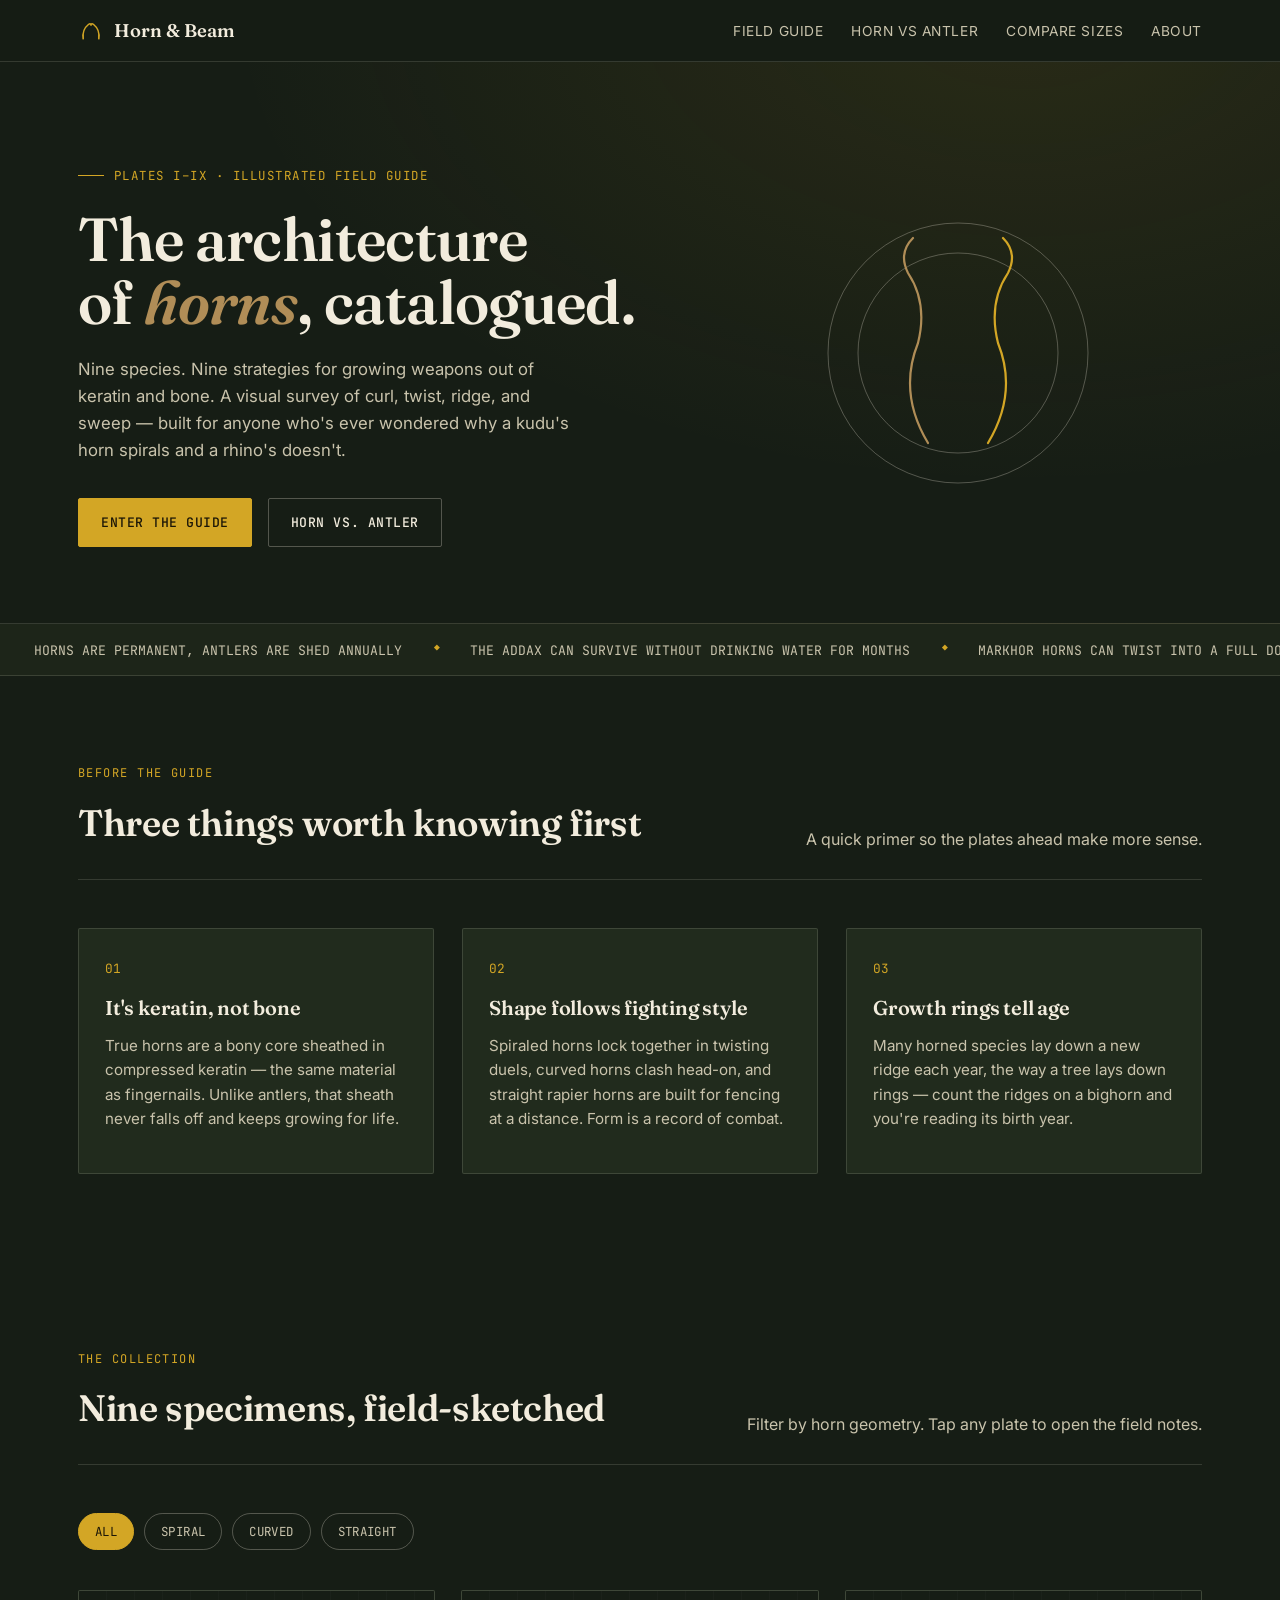
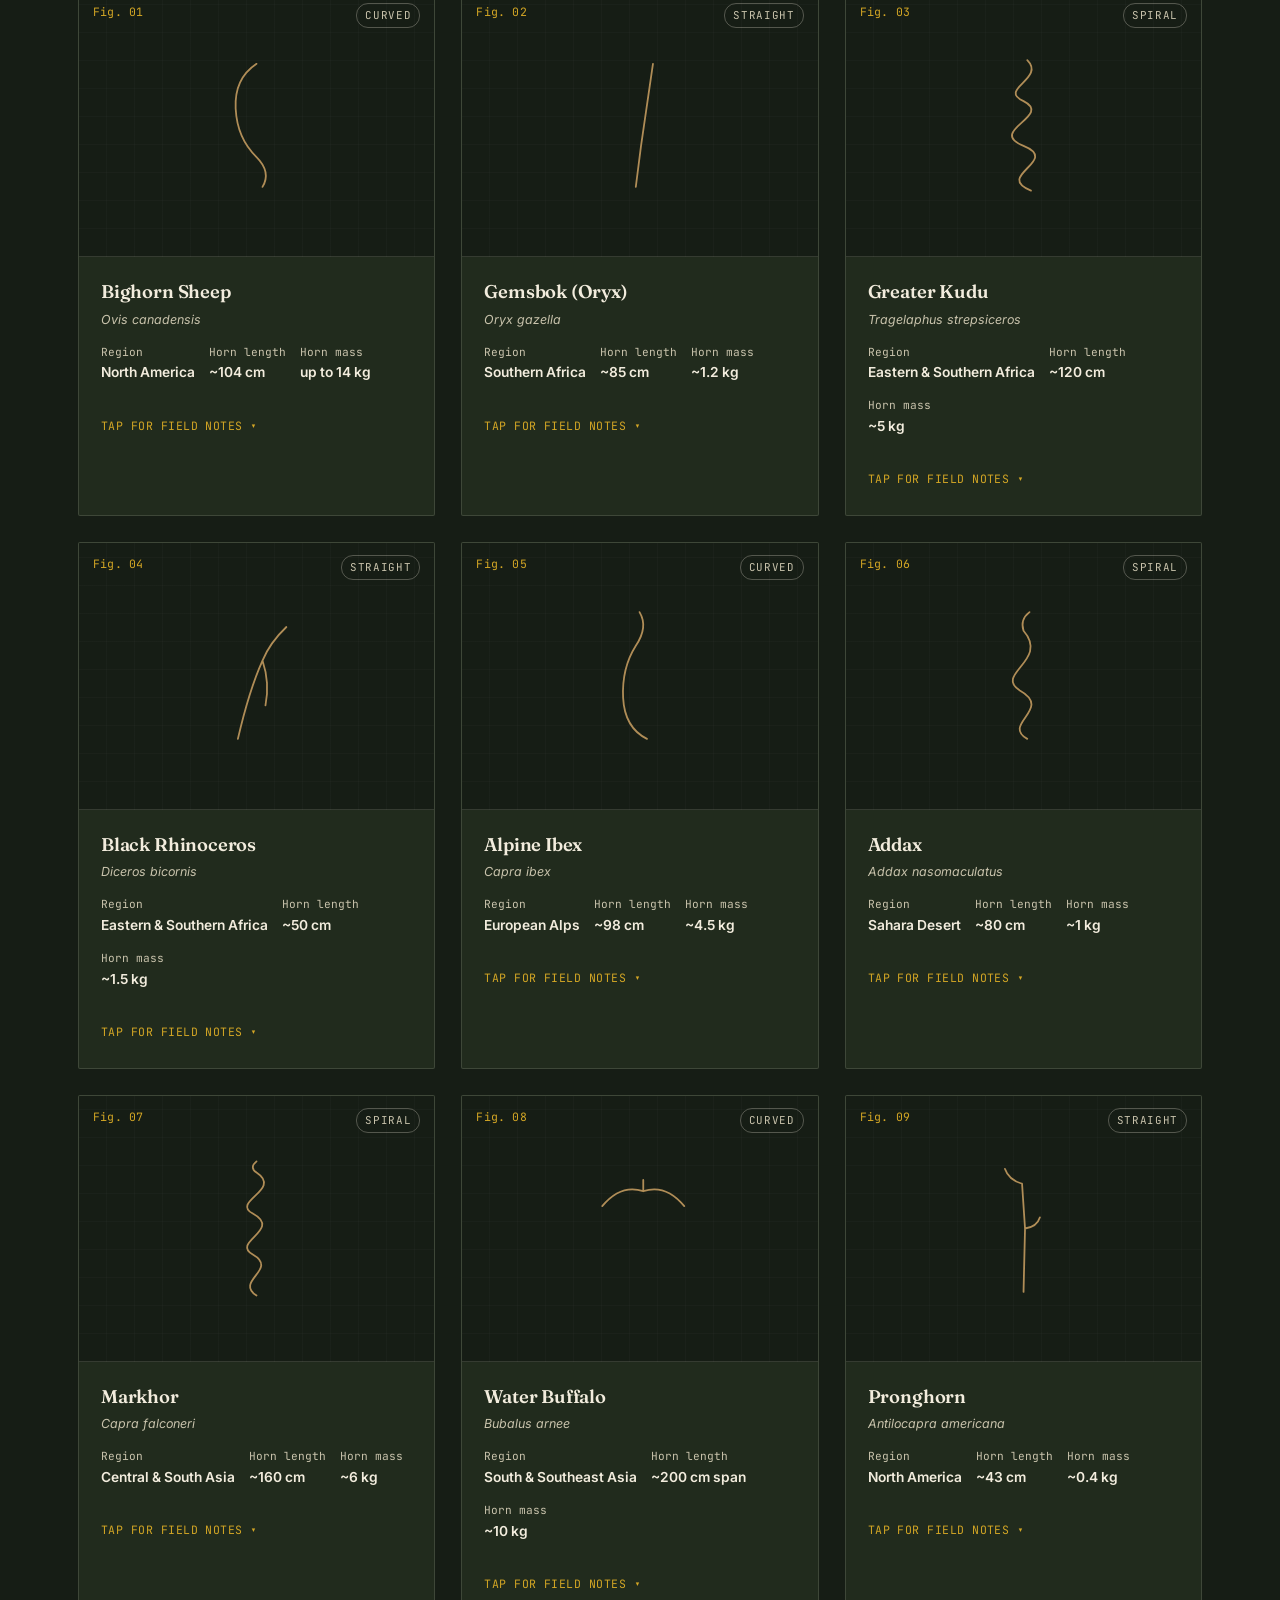
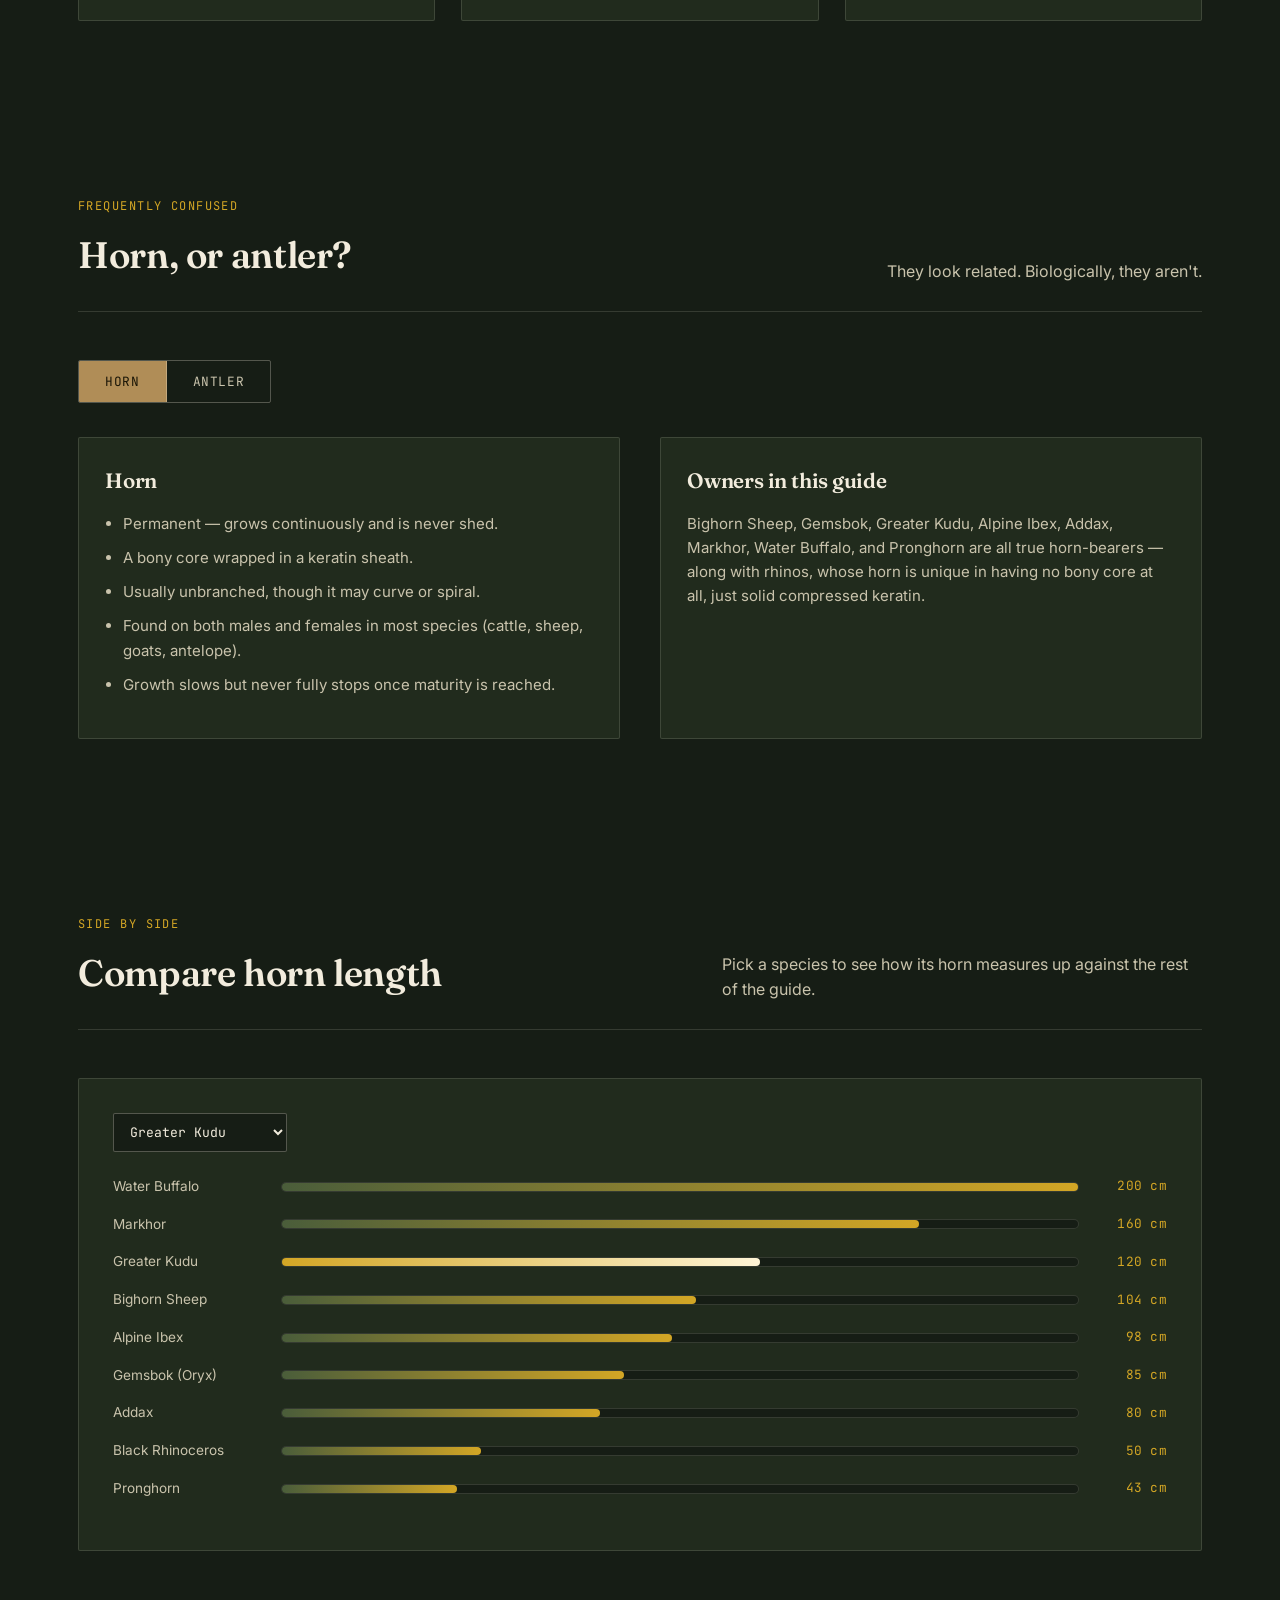
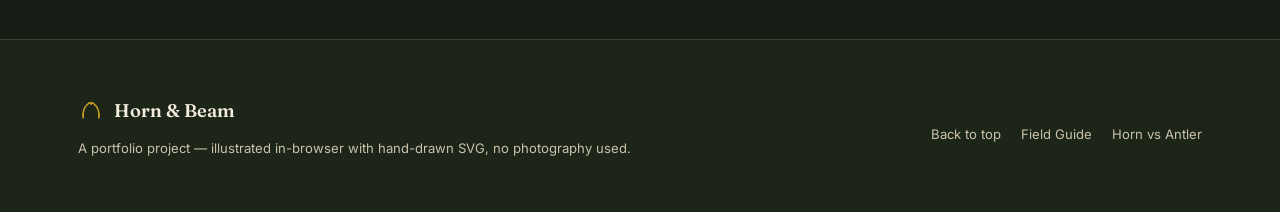
<file: works/horn/index.html>
<!DOCTYPE html>
<html lang="en">
<head>
<meta charset="UTF-8">
<meta name="viewport" content="width=device-width, initial-scale=1.0">
<title>Horn &amp; Beam — A Field Guide to Horned Animals</title>
<meta name="description" content="An illustrated field guide to the world's most remarkable horned animals — how horns grow, twist, and evolve.">
<link rel="preconnect" href="https://fonts.googleapis.com">
<link rel="preconnect" href="https://fonts.gstatic.com" crossorigin>
<link href="https://fonts.googleapis.com/css2?family=Fraunces:ital,opsz,wght@0,9..144,400;0,9..144,600;0,9..144,700;1,9..144,500&family=Inter:wght@400;500;600&family=JetBrains+Mono:wght@400;500&display=swap" rel="stylesheet">
<link rel="stylesheet" href="style.css">
</head>
<body>

<header class="site">
  <nav class="wrap">
    <a href="#top" class="logo">
      <svg viewBox="0 0 40 40" aria-hidden="true"><path d="M8 32 Q6 18 16 10 Q20 7 20 12 Q20 7 24 10 Q34 18 32 32" fill="none" stroke="#d3a625" stroke-width="2.4" stroke-linecap="round"/></svg>
      Horn &amp; Beam
    </a>
    <button class="nav-toggle" id="navToggle" aria-expanded="false" aria-controls="navLinks">Menu</button>
    <ul class="nav-links" id="navLinks">
      <li><a href="#guide">Field Guide</a></li>
      <li><a href="#compare">Horn vs Antler</a></li>
      <li><a href="#measure">Compare Sizes</a></li>
      <li><a href="#about">About</a></li>
    </ul>
  </nav>
</header>

<main id="top">

  <section class="hero">
    <div class="wrap">
      <div>
        <span class="eyebrow">Plates I–IX · Illustrated Field Guide</span>
        <h1>The architecture<br>of <em>horns</em>, catalogued.</h1>
        <p class="lede">Nine species. Nine strategies for growing weapons out of keratin and bone. A visual survey of curl, twist, ridge, and sweep — built for anyone who's ever wondered why a kudu's horn spirals and a rhino's doesn't.</p>
        <div class="cta-row">
          <a href="#guide" class="btn">Enter the guide</a>
          <a href="#compare" class="btn ghost">Horn vs. antler</a>
        </div>
      </div>
      <div class="hero-art">
        <svg viewBox="0 0 300 300" aria-hidden="true">
          <circle class="ring" cx="150" cy="150" r="130"/>
          <circle class="ring" cx="150" cy="150" r="100"/>
          <path class="horn-path" d="M120 240 Q90 190 110 140 Q120 100 100 70 Q90 50 105 35"/>
          <path class="horn-path alt" d="M180 240 Q210 190 190 140 Q180 100 200 70 Q210 50 195 35"/>
        </svg>
      </div>
    </div>
  </section>

  <div class="ticker" aria-hidden="true">
    <div class="ticker-track">
      <span>HORNS ARE PERMANENT, ANTLERS ARE SHED ANNUALLY</span>
      <span>THE ADDAX CAN SURVIVE WITHOUT DRINKING WATER FOR MONTHS</span>
      <span>MARKHOR HORNS CAN TWIST INTO A FULL DOUBLE HELIX</span>
      <span>BOTH MALE AND FEMALE BOVIDS OFTEN GROW HORNS</span>
      <span>A BIGHORN RAM'S HORNS CAN WEIGH MORE THAN ITS SKELETON</span>
      <span>RHINO HORN IS SOLID KERATIN — THE SAME PROTEIN AS HUMAN HAIR</span>
      <span>HORNS ARE PERMANENT, ANTLERS ARE SHED ANNUALLY</span>
      <span>THE ADDAX CAN SURVIVE WITHOUT DRINKING WATER FOR MONTHS</span>
      <span>MARKHOR HORNS CAN TWIST INTO A FULL DOUBLE HELIX</span>
      <span>BOTH MALE AND FEMALE BOVIDS OFTEN GROW HORNS</span>
      <span>A BIGHORN RAM'S HORNS CAN WEIGH MORE THAN ITS SKELETON</span>
      <span>RHINO HORN IS SOLID KERATIN — THE SAME PROTEIN AS HUMAN HAIR</span>
    </div>
  </div>

  <section id="intro">
    <div class="wrap">
      <div class="section-head">
        <div>
          <span class="tag">Before the guide</span>
          <h2>Three things worth knowing first</h2>
        </div>
        <p>A quick primer so the plates ahead make more sense.</p>
      </div>
      <div class="intro-grid">
        <div class="intro-card">
          <span class="num mono">01</span>
          <h3>It's keratin, not bone</h3>
          <p>True horns are a bony core sheathed in compressed keratin — the same material as fingernails. Unlike antlers, that sheath never falls off and keeps growing for life.</p>
        </div>
        <div class="intro-card">
          <span class="num mono">02</span>
          <h3>Shape follows fighting style</h3>
          <p>Spiraled horns lock together in twisting duels, curved horns clash head-on, and straight rapier horns are built for fencing at a distance. Form is a record of combat.</p>
        </div>
        <div class="intro-card">
          <span class="num mono">03</span>
          <h3>Growth rings tell age</h3>
          <p>Many horned species lay down a new ridge each year, the way a tree lays down rings — count the ridges on a bighorn and you're reading its birth year.</p>
        </div>
      </div>
    </div>
  </section>

  <section id="guide">
    <div class="wrap">
      <div class="section-head">
        <div>
          <span class="tag">The Collection</span>
          <h2>Nine specimens, field-sketched</h2>
        </div>
        <p>Filter by horn geometry. Tap any plate to open the field notes.</p>
      </div>

      <div class="filter-bar" id="filterBar">
        <button class="filter-btn active" data-filter="all">All</button>
        <button class="filter-btn" data-filter="spiral">Spiral</button>
        <button class="filter-btn" data-filter="curved">Curved</button>
        <button class="filter-btn" data-filter="straight">Straight</button>
      </div>

      <div class="grid" id="specimenGrid"><!-- injected by JS --></div>
    </div>
  </section>

  <section id="compare">
    <div class="wrap">
      <div class="section-head">
        <div>
          <span class="tag">Frequently Confused</span>
          <h2>Horn, or antler?</h2>
        </div>
        <p>They look related. Biologically, they aren't.</p>
      </div>

      <div class="tabs" role="tablist">
        <button class="tab-btn active" data-tab="horn" role="tab" aria-selected="true">Horn</button>
        <button class="tab-btn" data-tab="antler" role="tab" aria-selected="false">Antler</button>
      </div>

      <div class="tab-panel active" data-panel="horn">
        <div class="col">
          <h3>Horn</h3>
          <ul>
            <li>Permanent — grows continuously and is never shed.</li>
            <li>A bony core wrapped in a keratin sheath.</li>
            <li>Usually unbranched, though it may curve or spiral.</li>
            <li>Found on both males and females in most species (cattle, sheep, goats, antelope).</li>
            <li>Growth slows but never fully stops once maturity is reached.</li>
          </ul>
        </div>
        <div class="col">
          <h3>Owners in this guide</h3>
          <p style="color:var(--ivory-dim); font-size:0.94rem;">Bighorn Sheep, Gemsbok, Greater Kudu, Alpine Ibex, Addax, Markhor, Water Buffalo, and Pronghorn are all true horn-bearers — along with rhinos, whose horn is unique in having no bony core at all, just solid compressed keratin.</p>
        </div>
      </div>

      <div class="tab-panel" data-panel="antler">
        <div class="col">
          <h3>Antler</h3>
          <ul>
            <li>Temporary — grown fresh each year and shed after mating season.</li>
            <li>Pure bone, covered in blood-rich "velvet" while growing.</li>
            <li>Usually branched into multiple points or tines.</li>
            <li>Found almost exclusively on males (reindeer are the exception).</li>
            <li>Regrows larger each year until the animal passes its prime.</li>
          </ul>
        </div>
        <div class="col">
          <h3>None of these, here</h3>
          <p style="color:var(--ivory-dim); font-size:0.94rem;">Deer, elk, moose, and caribou grow antlers rather than horns — which is exactly why you won't find them in this guide. This collection is horn-bearers only.</p>
        </div>
      </div>
    </div>
  </section>

  <section id="measure">
    <div class="wrap">
      <div class="section-head">
        <div>
          <span class="tag">Side by Side</span>
          <h2>Compare horn length</h2>
        </div>
        <p>Pick a species to see how its horn measures up against the rest of the guide.</p>
      </div>

      <div class="measure">
        <select class="measure-select" id="measureSelect" aria-label="Choose a species to highlight"></select>
        <div id="measureBars"></div>
      </div>
    </div>
  </section>

</main>

<footer id="about">
  <div class="wrap">
    <div>
      <div class="logo" style="margin-bottom:6px;">
        <svg viewBox="0 0 40 40" aria-hidden="true" width="22" height="22"><path d="M8 32 Q6 18 16 10 Q20 7 20 12 Q20 7 24 10 Q34 18 32 32" fill="none" stroke="#d3a625" stroke-width="2.4" stroke-linecap="round"/></svg>
        Horn &amp; Beam
      </div>
      <p class="fine">A portfolio project — illustrated in-browser with hand-drawn SVG, no photography used.</p>
    </div>
    <ul class="foot-links">
      <li><a href="#top">Back to top</a></li>
      <li><a href="#guide">Field Guide</a></li>
      <li><a href="#compare">Horn vs Antler</a></li>
    </ul>
  </div>
</footer>

<script src="script.js" defer></script>
</body>
</html>
</file>
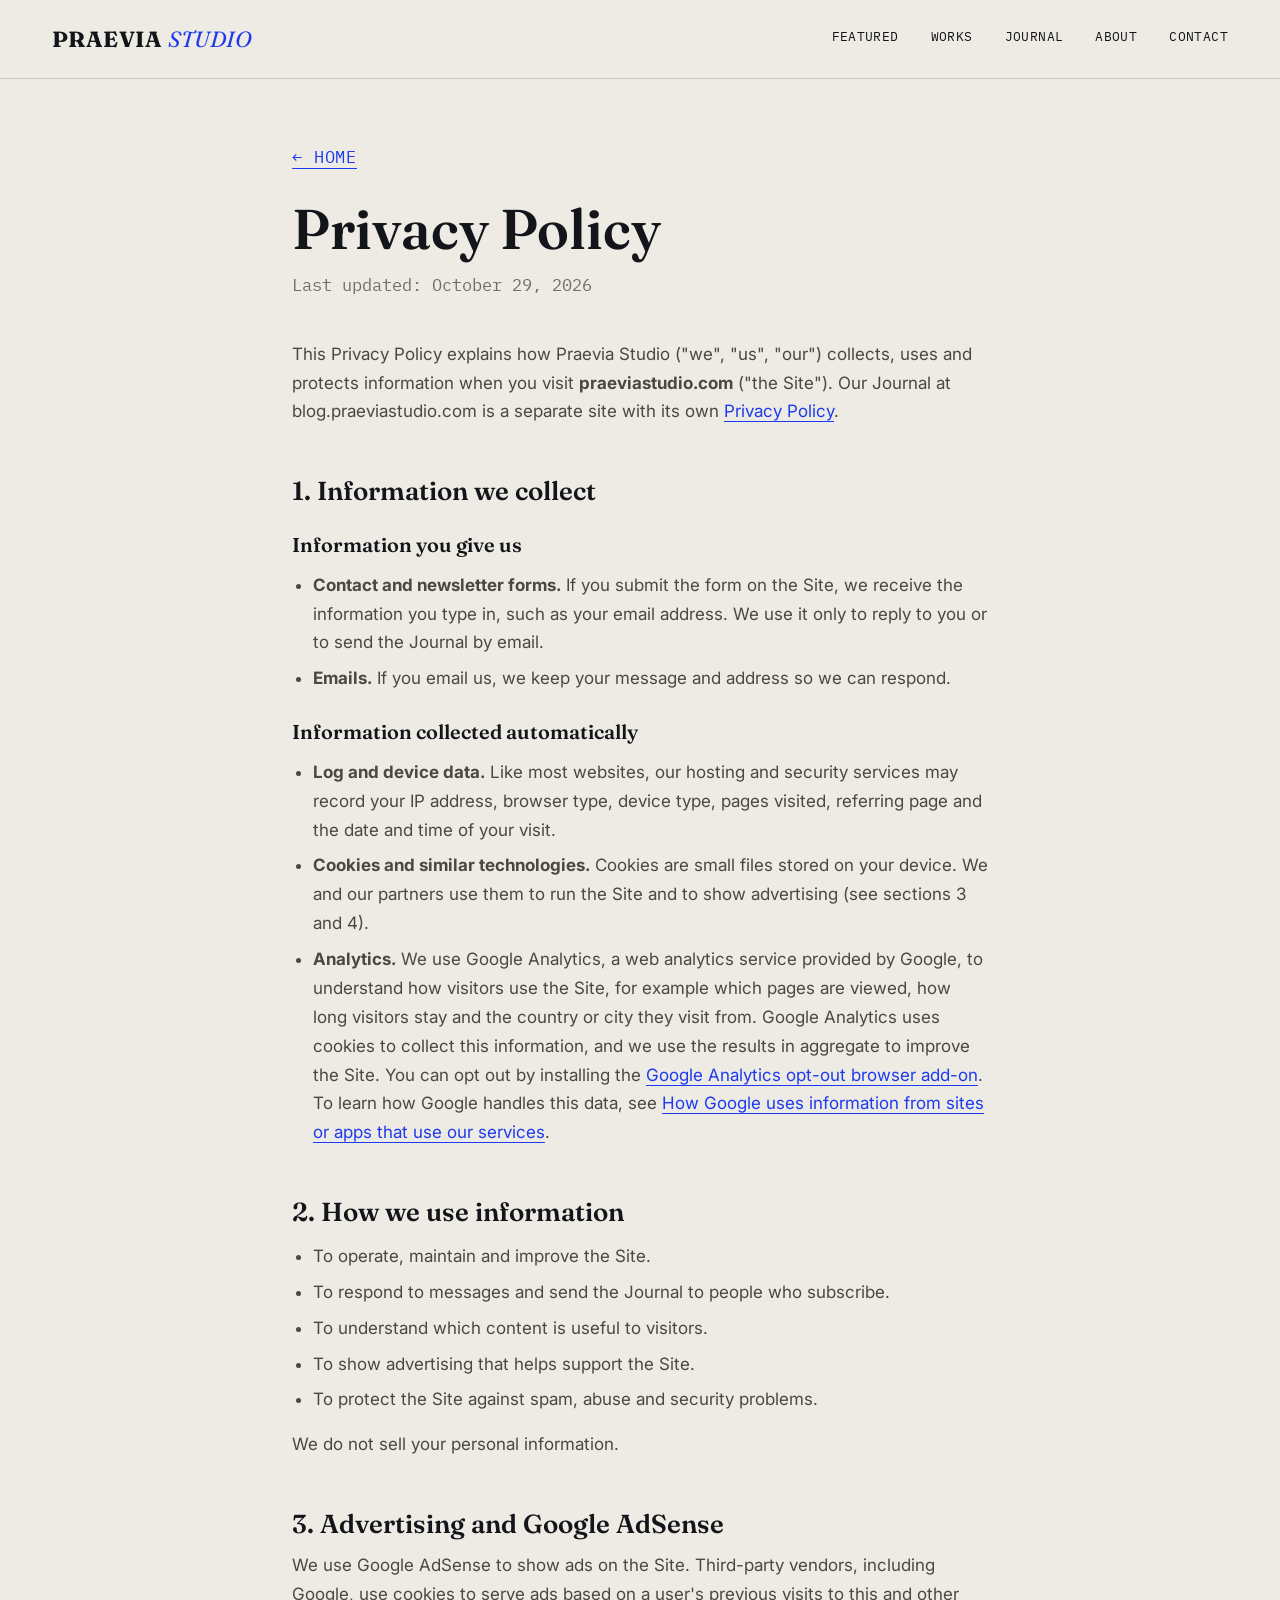
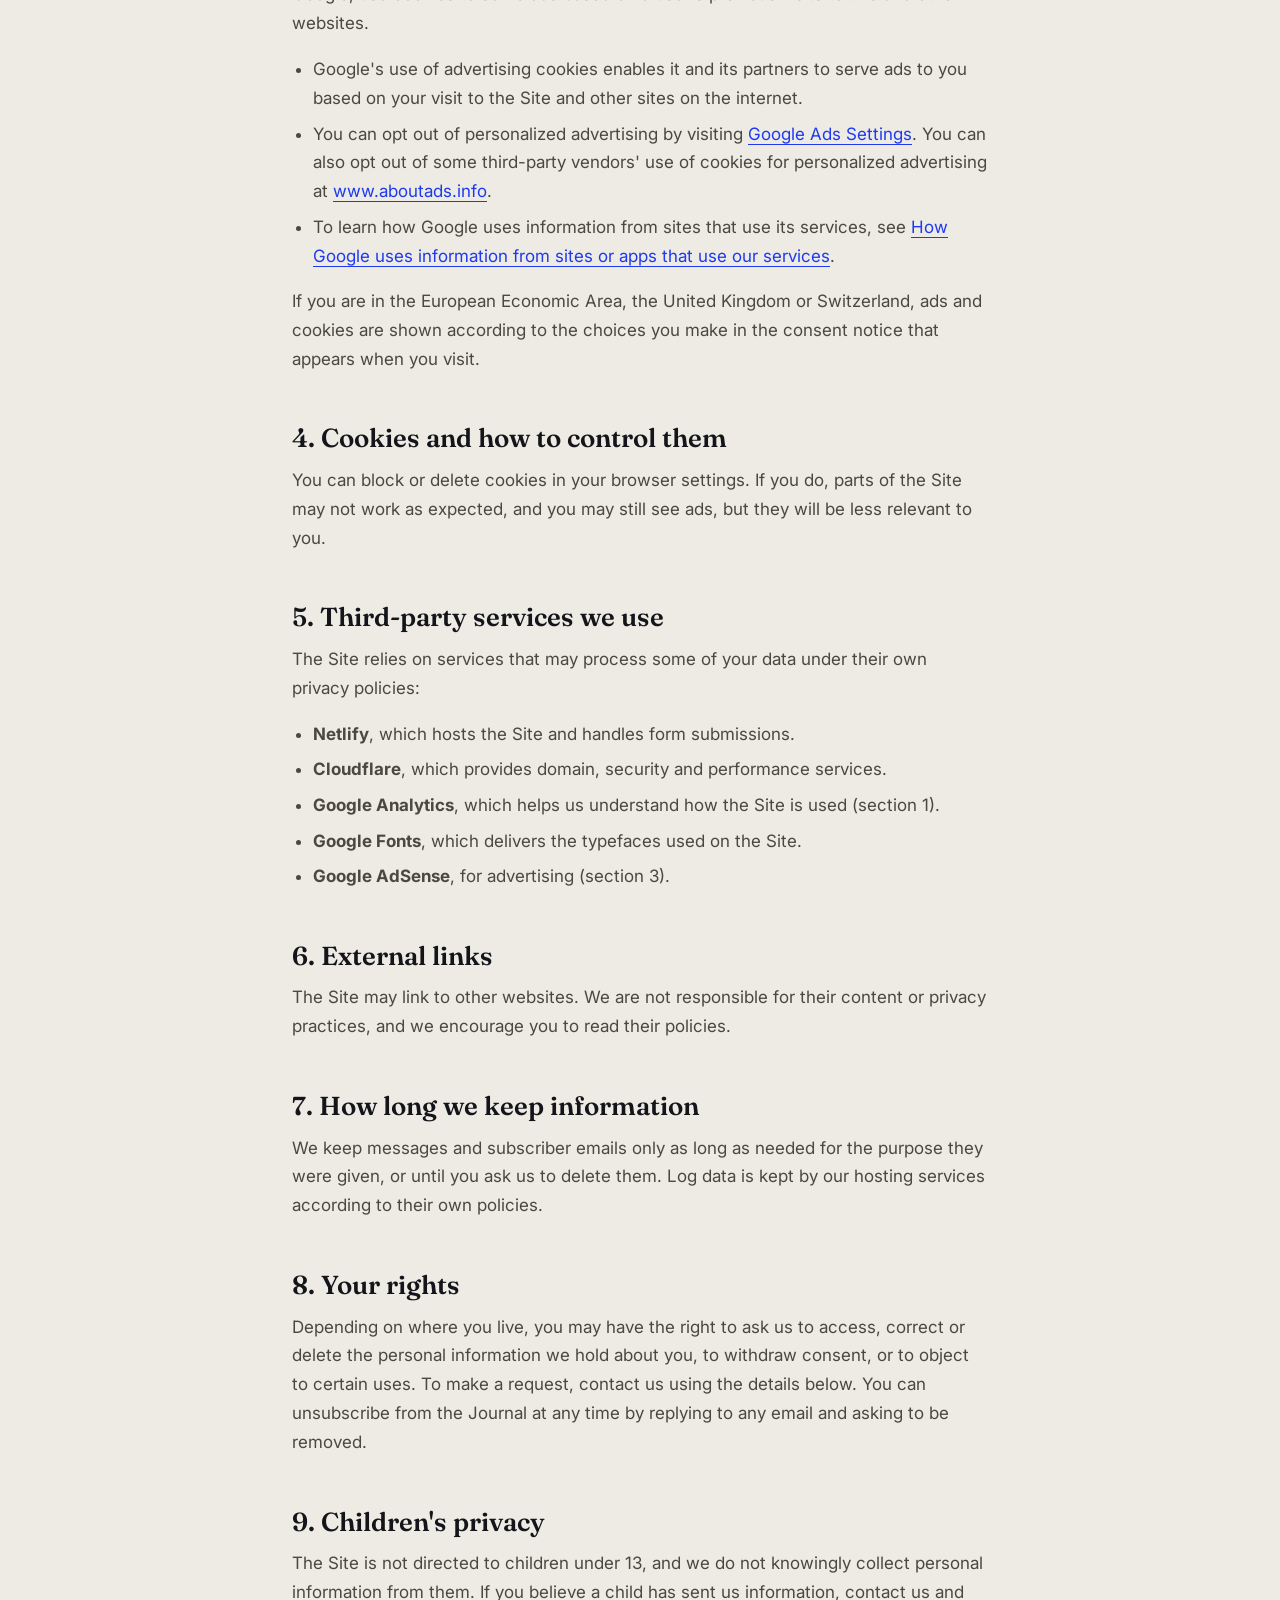
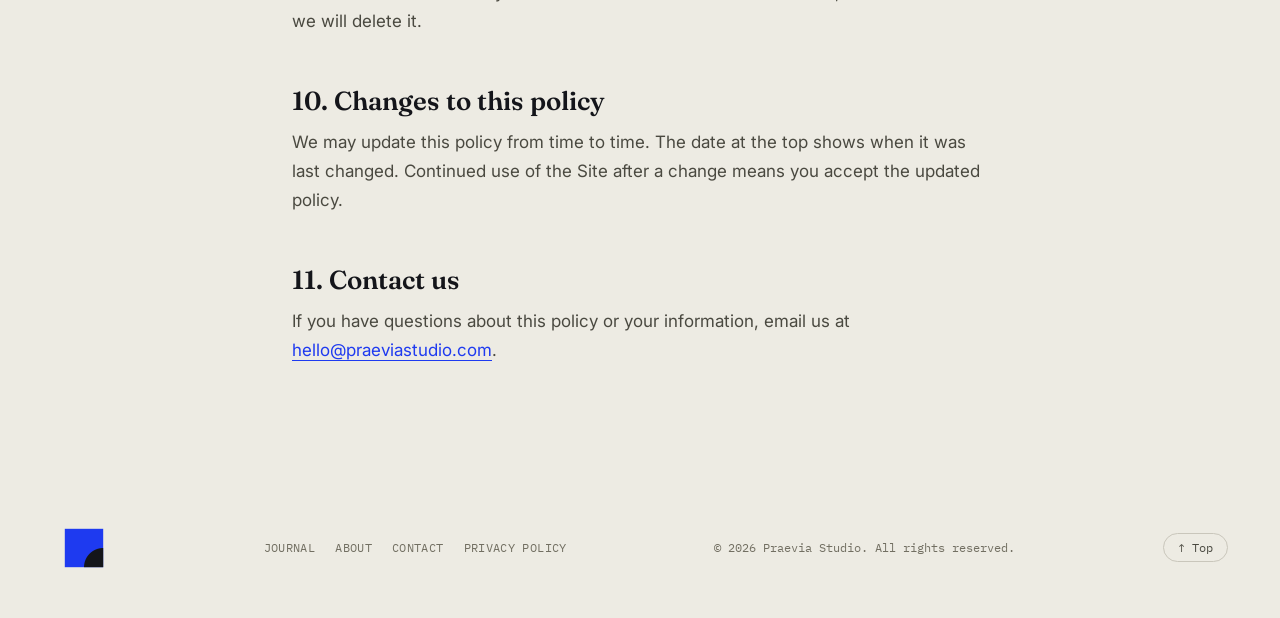
<file: privacy.html>
<!doctype html>
<html lang="en">
  <head>
    <meta charset="UTF-8" />
    <meta name="viewport" content="width=device-width, initial-scale=1.0" />
    <link rel="icon" href="/assets/images/favicon/outside-blue.png" sizes="16x16" />
    <title>Privacy Policy — Praevia Studio</title>
    <meta name="description" content="How Praevia Studio collects, uses and protects information on praeviastudio.com." />

    <!-- Fonts -->
    <link rel="preconnect" href="https://fonts.googleapis.com" />
    <link rel="preconnect" href="https://fonts.gstatic.com" crossorigin />
    <link
      href="https://fonts.googleapis.com/css2?family=Fraunces:ital,opsz,wght@0,9..144,300..900;1,9..144,300..900&family=Inter:wght@400;500;600;700&family=IBM+Plex+Mono:wght@400;500&display=swap"
      rel="stylesheet"
    />

    <link rel="stylesheet" href="/style.css" />

    <!-- Page-only styles for long text pages -->
    <style>
      main.legal-main { margin-left: 0; }
      .legal { max-width: 760px; margin: 0 auto; padding: 64px 32px 96px; }
      .legal__crumb { font-family: var(--mono); font-size: 12px; text-transform: uppercase; letter-spacing: 0.05em; margin-bottom: 28px; }
      .legal__crumb a { color: var(--cobalt); }
      .legal h1 { font-size: clamp(34px, 5vw, 56px); margin: 0 0 12px; }
      .legal__updated { font-family: var(--mono); font-size: 12px; color: var(--muted); margin-bottom: 40px; }
      .legal h2 { font-size: 26px; margin: 2em 0 0.5em; }
      .legal h3 { font-size: 20px; margin: 1.4em 0 0.4em; }
      .legal p, .legal li { font-size: 17px; line-height: 1.7; }
      .legal ul { padding-left: 1.3em; color: var(--ink-soft); }
      .legal li { margin-bottom: 0.4em; }
      .legal a { color: var(--cobalt); border-bottom: 1px solid currentColor; }
      .footer-links { display: flex; gap: 20px; flex-wrap: wrap; font-family: var(--mono); font-size: 12px; text-transform: uppercase; letter-spacing: 0.03em; }
      .footer-links a:hover { color: var(--cobalt); }
      @media (max-width: 768px) { .legal { padding: 40px 20px 72px; } }
    </style>

    <!-- Google AdSense loader -->
    <script
      async
      src="https://pagead2.googlesyndication.com/pagead/js/adsbygoogle.js?client=ca-pub-2308916087883001"
      crossorigin="anonymous"
    ></script>
  </head>
  <body>
    <a class="skip-link" href="#main">Skip to content</a>

    <header class="masthead" id="top">
      <div class="masthead__top container">
        <a href="/" class="wordmark">PRAEVIA <span>STUDIO</span></a>

        <nav class="primary-nav" id="primary-nav" aria-label="Primary">
          <a href="/#featured">Featured</a>
          <a href="/#works">Works</a>
          <a href="https://blog.praeviastudio.com">Journal</a>
          <a href="/#about">About</a>
          <a href="/#contact">Contact</a>
        </nav>

        <button class="nav-toggle" id="navToggle" aria-label="Open menu" aria-expanded="false" aria-controls="primary-nav">
          <span></span>
        </button>
      </div>
    </header>

    <main id="main" class="legal-main">
      <article class="legal">
        <p class="legal__crumb"><a href="/">&larr; Home</a></p>
        <h1>Privacy Policy</h1>
        <p class="legal__updated">Last updated: October 29, 2026</p>

        <p>This Privacy Policy explains how Praevia Studio ("we", "us", "our") collects, uses and protects information when you visit <strong>praeviastudio.com</strong> ("the Site"). Our Journal at blog.praeviastudio.com is a separate site with its own <a href="https://blog.praeviastudio.com/p/privacy-policy.html">Privacy Policy</a>.</p>

        <h2>1. Information we collect</h2>

        <h3>Information you give us</h3>
        <ul>
          <li><strong>Contact and newsletter forms.</strong> If you submit the form on the Site, we receive the information you type in, such as your email address. We use it only to reply to you or to send the Journal by email.</li>
          <li><strong>Emails.</strong> If you email us, we keep your message and address so we can respond.</li>
        </ul>

        <h3>Information collected automatically</h3>
        <ul>
          <li><strong>Log and device data.</strong> Like most websites, our hosting and security services may record your IP address, browser type, device type, pages visited, referring page and the date and time of your visit.</li>
          <li><strong>Cookies and similar technologies.</strong> Cookies are small files stored on your device. We and our partners use them to run the Site and to show advertising (see sections 3 and 4).</li>
          <li><strong>Analytics.</strong> We use Google Analytics, a web analytics service provided by Google, to understand how visitors use the Site, for example which pages are viewed, how long visitors stay and the country or city they visit from. Google Analytics uses cookies to collect this information, and we use the results in aggregate to improve the Site. You can opt out by installing the <a href="https://tools.google.com/dlpage/gaoptout" rel="noopener" target="_blank">Google Analytics opt-out browser add-on</a>. To learn how Google handles this data, see <a href="https://policies.google.com/technologies/partner-sites" rel="noopener" target="_blank">How Google uses information from sites or apps that use our services</a>.</li>
        </ul>

        <h2>2. How we use information</h2>
        <ul>
          <li>To operate, maintain and improve the Site.</li>
          <li>To respond to messages and send the Journal to people who subscribe.</li>
          <li>To understand which content is useful to visitors.</li>
          <li>To show advertising that helps support the Site.</li>
          <li>To protect the Site against spam, abuse and security problems.</li>
        </ul>
        <p>We do not sell your personal information.</p>

        <h2>3. Advertising and Google AdSense</h2>
        <p>We use Google AdSense to show ads on the Site. Third-party vendors, including Google, use cookies to serve ads based on a user's previous visits to this and other websites.</p>
        <ul>
          <li>Google's use of advertising cookies enables it and its partners to serve ads to you based on your visit to the Site and other sites on the internet.</li>
          <li>You can opt out of personalized advertising by visiting <a href="https://adssettings.google.com" rel="noopener" target="_blank">Google Ads Settings</a>. You can also opt out of some third-party vendors' use of cookies for personalized advertising at <a href="https://www.aboutads.info" rel="noopener" target="_blank">www.aboutads.info</a>.</li>
          <li>To learn how Google uses information from sites that use its services, see <a href="https://policies.google.com/technologies/partner-sites" rel="noopener" target="_blank">How Google uses information from sites or apps that use our services</a>.</li>
        </ul>
        <p>If you are in the European Economic Area, the United Kingdom or Switzerland, ads and cookies are shown according to the choices you make in the consent notice that appears when you visit.</p>

        <h2>4. Cookies and how to control them</h2>
        <p>You can block or delete cookies in your browser settings. If you do, parts of the Site may not work as expected, and you may still see ads, but they will be less relevant to you.</p>

        <h2>5. Third-party services we use</h2>
        <p>The Site relies on services that may process some of your data under their own privacy policies:</p>
        <ul>
          <li><strong>Netlify</strong>, which hosts the Site and handles form submissions.</li>
          <li><strong>Cloudflare</strong>, which provides domain, security and performance services.</li>
          <li><strong>Google Analytics</strong>, which helps us understand how the Site is used (section 1).</li>
          <li><strong>Google Fonts</strong>, which delivers the typefaces used on the Site.</li>
          <li><strong>Google AdSense</strong>, for advertising (section 3).</li>
        </ul>

        <h2>6. External links</h2>
        <p>The Site may link to other websites. We are not responsible for their content or privacy practices, and we encourage you to read their policies.</p>

        <h2>7. How long we keep information</h2>
        <p>We keep messages and subscriber emails only as long as needed for the purpose they were given, or until you ask us to delete them. Log data is kept by our hosting services according to their own policies.</p>

        <h2>8. Your rights</h2>
        <p>Depending on where you live, you may have the right to ask us to access, correct or delete the personal information we hold about you, to withdraw consent, or to object to certain uses. To make a request, contact us using the details below. You can unsubscribe from the Journal at any time by replying to any email and asking to be removed.</p>

        <h2>9. Children's privacy</h2>
        <p>The Site is not directed to children under 13, and we do not knowingly collect personal information from them. If you believe a child has sent us information, contact us and we will delete it.</p>

        <h2>10. Changes to this policy</h2>
        <p>We may update this policy from time to time. The date at the top shows when it was last changed. Continued use of the Site after a change means you accept the updated policy.</p>

        <h2>11. Contact us</h2>
        <p>If you have questions about this policy or your information, email us at <a href="mailto:hello@praeviastudio.com">hello@praeviastudio.com</a>.</p>
      </article>
    </main>

    <footer class="site-footer">
      <div class="container site-footer__row">
        <span class="logo">
          <img class="logo-img" src="/assets/images/favicon/outside-blue.png" alt="Praevia Studio Logo" />
        </span>

        <nav class="footer-links" aria-label="Footer">
          <a href="https://blog.praeviastudio.com">Journal</a>
          <a href="/#about">About</a>
          <a href="/#contact">Contact</a>
          <a href="/privacy.html">Privacy Policy</a>
        </nav>

        <span>© <span id="year"></span> Praevia Studio. All rights reserved.</span>

        <button class="back-to-top" id="backToTop" aria-label="Back to top">↑ Top</button>
      </div>
    </footer>

    <script src="/script.js"></script>
  </body>
</html>
</file>
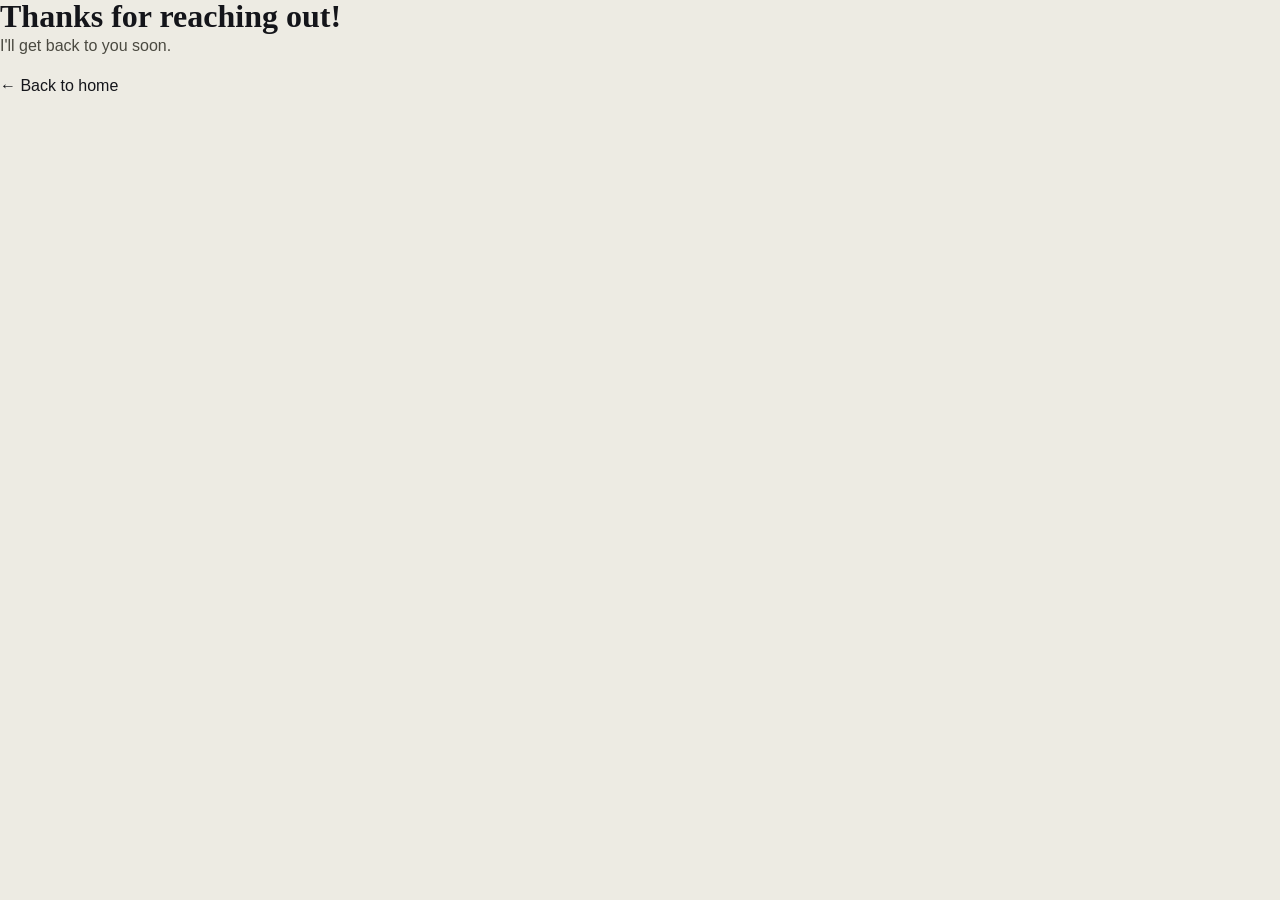
<file: thanks.html>
<!doctype html>
<html lang="en">
  <head>
    <meta charset="UTF-8" />
    <title>Thanks!</title>
    <link rel="stylesheet" href="style.css" />
    <!-- your site's CSS -->
  </head>
  <body>
    <h1>Thanks for reaching out!</h1>
    <p>I'll get back to you soon.</p>
    <a href="/index.html">← Back to home</a>
  </body>
</html>
</file>
<file: style.css>
/* =========================================================
   PRAEVIA STUDIO — design tokens
   ========================================================= */
:root {
  --paper: #edebe3;
  --paper-alt: #e3e0d3;
  --ink: #14151a;
  --ink-soft: #4a4940;
  --muted: #726f62;
  --cobalt: #1e3af0;
  --yellow: #f2c230;
  --line: #c9c6bb;

  --display: 'Fraunces', serif;
  --body: 'Inter', sans-serif;
  --mono: 'IBM Plex Mono', monospace;

  --container: 1240px;
  --rail-w: 132px;
  --radius: 2px;
}

*,
*::before,
*::after {
  box-sizing: border-box;
}

html {
  scroll-behavior: smooth;
}
@media (prefers-reduced-motion: reduce) {
  html {
    scroll-behavior: auto;
  }
  * {
    animation-duration: 0.001ms !important;
    animation-iteration-count: 1 !important;
    transition-duration: 0.001ms !important;
  }
}

body {
  margin: 0;
  background: var(--paper);
  color: var(--ink);
  font-family: var(--body);
  font-size: 16px;
  line-height: 1.55;
  -webkit-font-smoothing: antialiased;
}

.container {
  max-width: var(--container);
  margin: 0 auto;
  padding: 10px 32px;
}

h1,
h2,
h3 {
  font-family: var(--display);
  font-weight: 600;
  line-height: 1.05;
  margin: 0;
  color: var(--ink);
}

p {
  margin: 0 0 1em;
  color: var(--ink-soft);
}

a {
  color: inherit;
  text-decoration: none;
}

.skip-link {
  position: absolute;
  left: -999px;
  top: 0;
  background: var(--ink);
  color: var(--paper);
  padding: 10px 16px;
  z-index: 200;
  font-family: var(--mono);
  font-size: 13px;
}
.skip-link:focus {
  left: 16px;
  top: 16px;
}

:focus-visible {
  outline: 2px solid var(--cobalt);
  outline-offset: 3px;
}

/* =========================================================
   MASTHEAD
   ========================================================= */
.masthead {
  position: sticky;
  top: 0;
  z-index: 100;
  background: var(--paper);
  border-bottom: 1px solid var(--line);
}
.masthead__top {
  display: flex;
  align-items: center;
  justify-content: space-between;
  padding: 22px 32px;
}
.wordmark {
  font-family: var(--display);
  font-weight: 700;
  font-size: 22px;
  letter-spacing: 0.02em;
}
.wordmark span {
  font-style: italic;
  font-weight: 400;
  color: var(--cobalt);
}

.primary-nav {
  display: flex;
  gap: 32px;
  font-family: var(--mono);
  font-size: 13px;
  letter-spacing: 0.03em;
  text-transform: uppercase;
}
.primary-nav a {
  position: relative;
  padding-bottom: 4px;
}
.primary-nav a::after {
  content: '';
  position: absolute;
  left: 0;
  right: 0;
  bottom: 0;
  height: 1px;
  background: var(--cobalt);
  transform: scaleX(0);
  transform-origin: left;
  transition: transform 0.25s ease;
}
.primary-nav a:hover::after {
  transform: scaleX(1);
}

.nav-toggle {
  display: none;
  width: 32px;
  height: 24px;
  position: relative;
  background: none;
  border: none;
  cursor: pointer;
  padding: 0;
}
.nav-toggle span,
.nav-toggle span::before,
.nav-toggle span::after {
  content: '';
  position: absolute;
  left: 0;
  right: 0;
  height: 2px;
  background: var(--ink);
  transition:
    transform 0.2s ease,
    opacity 0.2s ease;
}
.nav-toggle span {
  top: 11px;
}
.nav-toggle span::before {
  top: -9px;
}
.nav-toggle span::after {
  top: 9px;
}
.nav-toggle[aria-expanded='true'] span {
  background: transparent;
}
.nav-toggle[aria-expanded='true'] span::before {
  transform: translateY(9px) rotate(45deg);
}
.nav-toggle[aria-expanded='true'] span::after {
  transform: translateY(-9px) rotate(-45deg);
}

/* ticker */
.ticker {
  overflow: hidden;
  border-top: 1px solid var(--line);
  background: var(--ink);
}
.ticker__track {
  display: inline-flex;
  white-space: nowrap;
  gap: 12px;
  font-family: var(--mono);
  font-size: 12px;
  letter-spacing: 0.04em;
  text-transform: uppercase;
  color: var(--paper);
  padding: 8px 0;
  animation: ticker 32s linear infinite;
}
.ticker:hover .ticker__track {
  animation-play-state: paused;
}
.ticker__track span {
  padding: 0 2px;
}
.ticker__track .dot {
  color: var(--yellow);
}
@keyframes ticker {
  from {
    transform: translateX(0);
  }
  to {
    transform: translateX(-50%);
  }
}
@media (prefers-reduced-motion: reduce) {
  .ticker__track {
    animation: none;
    overflow-x: auto;
  }
}

/* =========================================================
   INDEX RAIL — signature element
   ========================================================= */
.index-rail {
  position: fixed;
  left: 0;
  top: 50%;
  transform: translateY(-50%);
  z-index: 90;
  display: flex;
  flex-direction: column;
  border-right: 1px solid var(--line);
  background: var(--paper);
}
.index-rail__item {
  display: flex;
  flex-direction: column;
  align-items: flex-start;
  width: var(--rail-w);
  padding: 12px 18px;
  background: none;
  border: none;
  border-bottom: 1px solid var(--line);
  font-family: var(--mono);
  font-size: 12px;
  text-transform: uppercase;
  letter-spacing: 0.03em;
  color: var(--muted);
  cursor: pointer;
  text-align: left;
  transition:
    background 0.2s ease,
    color 0.2s ease;
}
.index-rail__item em {
  font-style: normal;
  font-size: 10px;
  color: var(--muted);
  margin-bottom: 2px;
}
.index-rail__item:hover {
  background: var(--paper-alt);
  color: var(--ink);
}
.index-rail__item.is-active {
  color: var(--paper);
  background: var(--ink);
}
.index-rail__item.is-active em {
  color: var(--yellow);
}

@media (max-width: 1024px) {
  .index-rail {
    display: none;
  }
}

/* =========================================================
   LAYOUT SPACING (offset main content for fixed rail)
   ========================================================= */
main {
  margin-left: var(--rail-w);
}
@media (max-width: 1024px) {
  main {
    margin-left: 0;
  }
}

section {
  padding: 96px 0;
  border-bottom: 1px solid var(--line);
}

.section-head {
  display: flex;
  align-items: baseline;
  gap: 18px;
  flex-wrap: wrap;
  margin-bottom: 48px;
}
.section-num {
  font-family: var(--mono);
  font-size: 14px;
  color: var(--cobalt);
}
.section-head h2 {
  font-size: clamp(28px, 4vw, 40px);
}

/* =========================================================
   FEATURED (cover story — sits between hero and works)
   ========================================================= */
.featured-post {
  display: grid;
  grid-template-columns: 1fr 1fr;
  gap: 48px;
  align-items: center;
}
.featured-post__media {
  display: block;
  aspect-ratio: 4/3;
  border-radius: var(--radius);
  background: var(--plate, var(--ink));
}
.featured-post__meta {
  display: flex;
  align-items: center;
  gap: 14px;
}
.featured-post__meta .journal-row__tag {
  justify-self: auto;
}
.featured-post__title {
  font-size: clamp(26px, 3vw, 38px);
  margin-top: 14px;
}
.featured-post__title a {
  background-image: linear-gradient(var(--cobalt), var(--cobalt));
  background-repeat: no-repeat;
  background-position: 0 100%;
  background-size: 0% 3px;
  transition: background-size 0.25s ease;
}
.featured-post__title a:hover {
  background-size: 100% 3px;
}
.featured-post__excerpt {
  font-size: 17px;
  max-width: 52ch;
  margin-top: 16px;
}
.featured-post__cta {
  display: inline-block;
  margin-top: 20px;
  font-family: var(--mono);
  font-size: 13px;
  text-transform: uppercase;
  letter-spacing: 0.05em;
  color: var(--cobalt);
}

@media (max-width: 768px) {
  .featured-post {
    grid-template-columns: 1fr;
  }
}

/* =========================================================
   HERO
   ========================================================= */
.hero {
  padding-top: 80px;
}
.eyebrow {
  font-family: var(--mono);
  font-size: 13px;
  text-transform: uppercase;
  letter-spacing: 0.05em;
  color: var(--cobalt);
  margin-bottom: 20px;
}
.hero__title {
  font-size: clamp(44px, 7vw, 88px);
  font-weight: 600;
  max-width: 16ch;
}
.hero__lede {
  font-size: 19px;
  max-width: 56ch;
  margin-top: 28px;
}
.hero__meta {
  display: grid;
  grid-template-columns: repeat(4, 1fr);
  gap: 24px;
  margin: 56px 0 0;
  padding-top: 28px;
  border-top: 1px solid var(--line);
}
.hero__meta div {
  display: flex;
  flex-direction: column;
  gap: 4px;
}
.hero__meta dt {
  font-family: var(--mono);
  font-size: 12px;
  text-transform: uppercase;
  color: var(--muted);
}
.hero__meta dd {
  margin: 0;
  font-weight: 500;
}

@media (max-width: 768px) {
  .hero__meta {
    grid-template-columns: repeat(2, 1fr);
  }
}

/* =========================================================
   WORKS
   ========================================================= */
.filters {
  display: flex;
  gap: 8px;
  margin-left: auto;
  flex-wrap: wrap;
}
.filter-btn {
  font-family: var(--mono);
  font-size: 12px;
  text-transform: uppercase;
  letter-spacing: 0.03em;
  background: none;
  border: 1px solid var(--line);
  border-radius: 20px;
  padding: 6px 14px;
  cursor: pointer;
  color: var(--ink-soft);
  transition:
    background 0.2s ease,
    color 0.2s ease,
    border-color 0.2s ease;
}
.filter-btn:hover {
  border-color: var(--ink);
}
.filter-btn.is-active {
  background: var(--ink);
  color: var(--paper);
  border-color: var(--ink);
}

.works-grid {
  display: grid;
  grid-template-columns: repeat(3, 1fr);
  gap: 1px;
  background: var(--line);
  border: 1px solid var(--line);
}
.work-card {
  background: var(--paper);
  padding: 28px;
  display: flex;
  flex-direction: column;
  gap: 16px;
  transition: transform 0.2s ease;
}
.work-card:not(.ad-slot):hover {
  transform: translateY(-4px);
}
.work-card.is-hidden {
  display: none;
}

.work-card__plate {
  aspect-ratio: 4/3;
  border-radius: var(--radius);
  background-color: var(--plate, var(--ink));
  display: flex;
  align-items: flex-end;
  padding: 14px;
  position: relative;
  overflow: hidden;
}
.work-card__plate span {
  font-family: var(--mono);
  color: var(--paper);
  font-size: 13px;
  mix-blend-mode: difference;
  position: relative;
  z-index: 1;
}

/* --- image-backed plates: full-page screenshot, slow auto-pan --- */
.work-card__plate--photo {
  background-image: var(--plate-image);
  background-repeat: no-repeat;
  background-size: 100% auto; /* fit width, keep the tall screenshot's natural height */
  background-position: 50% 0%;
  animation: platePan 16s ease-in-out infinite;
}
@keyframes platePan {
  0%,
  100% {
    background-position: 50% 0%;
  }
  50% {
    background-position: 50% 100%;
  }
}
.work-card__plate--photo::after {
  content: '';
  position: absolute;
  inset: 0;
  background: linear-gradient(
    to top,
    rgba(0, 0, 0, 0.55),
    rgba(0, 0, 0, 0) 40%
  );
  pointer-events: none;
}

.work-card h3 {
  font-size: 20px;
}
.work-card__meta {
  font-size: 13px;
  color: var(--muted);
  margin: 0;
}

@media (max-width: 900px) {
  .works-grid {
    grid-template-columns: repeat(2, 1fr);
  }
}
@media (max-width: 560px) {
  .works-grid {
    grid-template-columns: 1fr;
  }
}

/* =========================================================
   AD SLOTS
   ========================================================= */
.ad-slot {
  display: none;
  position: relative;
  display: flex;
  flex-direction: column;
  align-items: center;
  justify-content: center;
  gap: 8px;
  border: 1px dashed var(--line);
  background: var(--paper-alt);
  min-height: 220px;
}
.ad-slot__label {
  display: none;
  position: absolute;
  top: 10px;
  left: 10px;
  font-family: var(--mono);
  font-size: 10px;
  text-transform: uppercase;
  letter-spacing: 0.05em;
  color: var(--muted);
}
.ad-slot__placeholder {
  display: none;
  font-family: var(--mono);
  font-size: 13px;
  color: var(--muted);
}
.ad-slot--banner {
  display: none;
  margin: 0 auto 64px;
  min-height: 120px;
  border: 1px dashed var(--line);
  background: var(--paper-alt);
}

/* =========================================================
   JOURNAL
   ========================================================= */
.journal-list {
  display: flex;
  flex-direction: column;
}
.journal-row {
  display: grid;
  grid-template-columns: 120px 1fr 100px;
  align-items: start;
  gap: 24px;
  padding: 28px 0;
  border-top: 1px solid var(--line);
}
.journal-list .journal-row:last-child {
  border-bottom: 1px solid var(--line);
}
.journal-row__date {
  font-family: var(--mono);
  font-size: 12px;
  color: var(--muted);
  padding-top: 6px;
}
.journal-row__title {
  font-size: 24px;
}
.journal-row__title a {
  background-image: linear-gradient(var(--cobalt), var(--cobalt));
  background-repeat: no-repeat;
  background-position: 0 100%;
  background-size: 0% 2px;
  transition: background-size 0.25s ease;
}
.journal-row__title a:hover {
  background-size: 100% 2px;
}
.journal-row__excerpt {
  font-size: 15px;
  margin: 10px 0 0;
  max-width: 60ch;
}
.journal-row__tag {
  justify-self: end;
  font-family: var(--mono);
  font-size: 11px;
  text-transform: uppercase;
  color: var(--cobalt);
  border: 1px solid var(--cobalt);
  border-radius: 20px;
  padding: 4px 10px;
  height: fit-content;
}

.journal-row.ad-slot {
  grid-template-columns: 1fr;
  border-top: 1px solid var(--line);
  min-height: 140px;
}

@media (max-width: 700px) {
  .journal-row {
    grid-template-columns: 1fr;
    gap: 8px;
  }
  .journal-row__tag {
    justify-self: start;
  }
}

/* =========================================================
   ABOUT
   ========================================================= */
.about__grid {
  display: grid;
  grid-template-columns: 1.4fr 1fr;
  gap: 64px;
}
.about__bio p {
  font-size: 17px;
}
.about__bio em {
  font-style: italic;
  color: var(--ink);
}

.colophon div {
  padding: 16px 0;
  border-top: 1px solid var(--line);
}
.colophon div:last-child {
  border-bottom: 1px solid var(--line);
}
.colophon dt {
  font-family: var(--mono);
  font-size: 11px;
  text-transform: uppercase;
  color: var(--muted);
  margin-bottom: 6px;
}
.colophon dd {
  margin: 0;
  font-weight: 500;
}

@media (max-width: 800px) {
  .about__grid {
    grid-template-columns: 1fr;
  }
}

/* =========================================================
   CONTACT
   ========================================================= */
.contact__grid {
  display: grid;
  grid-template-columns: 1.3fr 1fr;
  gap: 64px;
  align-items: start;
}
.contact__email {
  font-family: var(--display);
  font-style: italic;
  font-size: clamp(28px, 4vw, 44px);
  color: var(--cobalt);
  display: inline-block;
}
.contact__note {
  margin-top: 16px;
  max-width: 44ch;
}
.contact__social {
  list-style: none;
  margin: 28px 0 0;
  padding: 0;
  display: flex;
  gap: 20px;
  flex-wrap: wrap;
  font-family: var(--mono);
  font-size: 13px;
  text-transform: uppercase;
}
.contact__social a {
  border-bottom: 1px solid var(--line);
  padding-bottom: 2px;
}
.contact__social a:hover {
  border-color: var(--ink);
}

.newsletter label {
  display: block;
  font-size: 14px;
  color: var(--ink-soft);
  margin-bottom: 12px;
}
.newsletter__row {
  display: flex;
  gap: 0;
}
.newsletter__row input {
  flex: 1;
  padding: 14px 16px;
  border: 1px solid var(--ink);
  border-right: none;
  font-family: var(--body);
  font-size: 14px;
  background: var(--paper);
  color: var(--ink);
  border-radius: 0;
}
.newsletter__row input:focus {
  outline: none;
}
.newsletter__row button {
  padding: 14px 20px;
  background: var(--ink);
  color: var(--paper);
  border: 1px solid var(--ink);
  font-family: var(--mono);
  font-size: 12px;
  text-transform: uppercase;
  letter-spacing: 0.03em;
  cursor: pointer;
}
.newsletter__row button:hover {
  background: var(--cobalt);
  border-color: var(--cobalt);
}
.newsletter__msg {
  margin: 12px 0 0;
  font-size: 13px;
  color: var(--cobalt);
  min-height: 1em;
}

@media (max-width: 800px) {
  .contact__grid {
    grid-template-columns: 1fr;
  }
}

/* =========================================================
   FOOTER
   ========================================================= */
.site-footer {
  padding: 28px 0;
}
.site-footer__row {
  display: flex;
  align-items: center;
  justify-content: space-between;
  font-family: var(--mono);
  font-size: 12px;
  color: var(--muted);
}
.back-to-top {
  background: none;
  border: 1px solid var(--line);
  border-radius: 20px;
  padding: 6px 14px;
  cursor: pointer;
  font-family: var(--mono);
  font-size: 12px;
  color: var(--ink-soft);
}
.back-to-top:hover {
  border-color: var(--ink);
  color: var(--ink);
}

/* =========================================================
   MOBILE NAV
   ========================================================= */
@media (max-width: 768px) {
  .nav-toggle {
    display: block;
  }
  .primary-nav {
    position: fixed;
    inset: 0 0 0 auto;
    top: 0;
    width: min(320px, 80vw);
    height: 100vh;
    background: var(--ink);
    color: var(--paper);
    flex-direction: column;
    gap: 0;
    padding: 100px 32px;
    transform: translateX(100%);
    transition: transform 0.3s ease;
    font-size: 20px;
  }
  .primary-nav.is-open {
    transform: translateX(0);
  }
  .primary-nav a {
    padding: 16px 0;
    border-bottom: 1px solid rgba(237, 235, 227, 0.15);
  }
  .masthead__top {
    padding: 18px 20px;
  }
  .container {
    padding: 0 20px;
  }
  section {
    padding: 64px 0;
  }
}

/* ================ LOGO =================== */
.logo {
  line-height: 0.8;
  padding-bottom: 10px;
  height: 64px;
  width: 64px;
}
</file>
<file: works/clothing-store/style.css>
:root{
  --bone:#EDE9E1;
  --bone-dim:#E3DDD1;
  --ink:#17181A;
  --mustard:#D8A62B;
  --clay:#8B6F5C;
  --type-display:'Space Grotesk', sans-serif;
  --type-body:'IBM Plex Sans', sans-serif;
}

*{box-sizing:border-box; margin:0; padding:0;}
html{scroll-behavior:smooth;}

body{
  background:var(--bone);
  color:var(--ink);
  font-family:var(--type-body);
  line-height:1.5;
  -webkit-font-smoothing:antialiased;
}

.wrap{max-width:1180px; margin:0 auto; padding:0 32px;}
a{color:inherit;}
h1,h2,h3{font-family:var(--type-display); font-weight:700; letter-spacing:-0.01em;}
button{font-family:var(--type-body); cursor:pointer; border:none;}

/* header */
.site-header{
  position:sticky; top:0; z-index:20;
  background:rgba(237,233,225,0.92);
  backdrop-filter:blur(6px);
  border-bottom:1px solid rgba(23,24,26,0.12);
}
.header-row{display:flex; align-items:center; justify-content:space-between; height:70px; gap:24px;}
.brand{font-family:var(--type-display); font-weight:700; font-size:1.2rem; letter-spacing:0.04em;}
nav{display:flex; gap:26px; flex:1; justify-content:center;}
nav a{font-size:0.9rem; text-decoration:none; font-weight:500; border-bottom:1px solid transparent; padding-bottom:2px;}
nav a:hover{border-color:var(--ink);}
.bag-btn{
  background:var(--ink); color:var(--bone); padding:9px 16px; font-size:0.85rem;
  font-weight:600; border-radius:2px;
}

/* hero */
.hero{padding:96px 0 64px;}
.eyebrow{font-size:0.8rem; text-transform:uppercase; letter-spacing:0.16em; color:var(--clay); font-weight:600; margin-bottom:18px;}
.hero h1{font-size:clamp(2.6rem, 6vw, 4.4rem); line-height:1.0; margin-bottom:22px;}
.hero-sub{max-width:480px; color:#3f3a34; font-size:1.08rem; margin-bottom:32px;}
.btn{
  display:inline-block; background:var(--ink); color:var(--bone);
  padding:13px 26px; border-radius:2px; text-decoration:none; font-weight:600; font-size:0.95rem;
}

/* rack signature element */
.rack{padding:72px 0 100px; overflow:hidden;}
.rack-head{display:flex; align-items:baseline; justify-content:space-between; margin-bottom:36px;}
.rack-hint{font-size:0.85rem; color:var(--clay); font-weight:500;}

.rack-rail{
  display:flex;
  gap:28px;
  padding:40px 32px 24px;
  overflow-x:auto;
  scroll-snap-type:x proximity;
  cursor:grab;
  user-select:none;
}
.rack-rail.dragging{cursor:grabbing;}
.rack-rail::-webkit-scrollbar{height:6px;}
.rack-rail::-webkit-scrollbar-thumb{background:rgba(23,24,26,0.2); border-radius:3px;}

.garment{
  flex:0 0 240px;
  scroll-snap-align:start;
  background:var(--bone);
  padding-top:28px;
  position:relative;
  transform:rotate(var(--tilt));
  transition:transform .3s ease, box-shadow .3s ease;
}
.garment:hover{transform:rotate(0deg) translateY(-4px);}
.hanger{
  width:34px; height:16px; margin:0 auto 6px;
  border:2px solid var(--ink); border-bottom:none;
  border-radius:20px 20px 0 0;
}
.swatch{
  height:180px; background:var(--swatch);
  border-radius:2px;
  position:relative;
}
.swatch::after{
  content:'';
  position:absolute; inset:0;
  background:repeating-linear-gradient(115deg, rgba(255,255,255,0.06) 0 2px, transparent 2px 6px);
}
.garment-info{padding:16px 4px 0;}
.garment-info h3{font-size:1.05rem; margin-bottom:4px;}
.tag{font-size:0.82rem; color:var(--clay); margin-bottom:14px;}

.sizes{display:flex; gap:6px; margin-bottom:16px;}
.size-chip{
  width:30px; height:26px; display:flex; align-items:center; justify-content:center;
  border:1px solid rgba(23,24,26,0.3); font-size:0.72rem; border-radius:2px;
  background:transparent; color:var(--ink);
  transition:background .15s ease, color .15s ease;
}
.size-chip.selected{background:var(--ink); color:var(--bone); border-color:var(--ink);}

.garment-foot{display:flex; align-items:center; justify-content:space-between;}
.price{font-weight:600; font-variant-numeric:tabular-nums;}
.add-btn{
  background:transparent; border:1px solid var(--ink); padding:7px 12px;
  font-size:0.78rem; font-weight:600; border-radius:2px; color:var(--ink);
  transition:background .15s ease, color .15s ease;
}
.add-btn:hover{background:var(--ink); color:var(--bone);}
.add-btn.added{background:var(--mustard); border-color:var(--mustard); color:var(--ink);}

/* lookbook */
.lookbook{background:var(--bone-dim); padding:96px 0;}
.section-lede{max-width:540px; color:#3f3a34; margin-top:12px; margin-bottom:44px;}
.swatch-grid{display:grid; grid-template-columns:repeat(3, 1fr); gap:2px; background:rgba(23,24,26,0.1);}
.swatch-card{
  background:var(--sc);
  aspect-ratio:4/3;
  display:flex; align-items:flex-end;
  padding:16px;
  position:relative;
}
.swatch-card::after{
  content:''; position:absolute; inset:0;
  background:repeating-linear-gradient(0deg, rgba(255,255,255,0.05) 0 2px, transparent 2px 5px),
             repeating-linear-gradient(90deg, rgba(0,0,0,0.04) 0 2px, transparent 2px 5px);
}
.swatch-card span{
  position:relative; z-index:1; color:#fff; font-size:0.85rem; font-weight:600;
  text-shadow:0 1px 3px rgba(0,0,0,0.4);
}

/* fit */
.fit{padding:96px 0;}
.fit-row{display:grid; grid-template-columns:1.2fr 0.8fr; gap:56px; align-items:start;}
.fit h2{margin-bottom:16px;}
.fit p{max-width:440px; color:#3f3a34;}
.fit-table{border-top:1px solid rgba(23,24,26,0.2);}
.fit-row-item{
  display:flex; justify-content:space-between;
  padding:12px 0; border-bottom:1px solid rgba(23,24,26,0.15);
  font-size:0.95rem;
}
.fit-row-item span:first-child{font-weight:600;}

/* footer */
.site-footer{border-top:1px solid rgba(23,24,26,0.15); padding:48px 0 56px;}
.footer-row{display:flex; justify-content:space-between; align-items:flex-start; gap:32px; flex-wrap:wrap;}
.newsletter label{display:block; font-size:0.85rem; color:var(--clay); margin-bottom:10px;}
.newsletter-row{display:flex; gap:8px;}
.newsletter-row input{
  padding:10px 12px; border:1px solid rgba(23,24,26,0.3); border-radius:2px;
  font-family:var(--type-body); font-size:0.9rem; background:var(--bone); color:var(--ink);
  min-width:220px;
}
.newsletter-row button{
  background:var(--ink); color:var(--bone); padding:10px 16px; border-radius:2px;
  font-size:0.85rem; font-weight:600;
}
.newsletter-msg{font-size:0.82rem; color:var(--mustard); margin-top:10px; min-height:1em; font-weight:600;}

a:focus-visible, button:focus-visible, input:focus-visible{outline:2px solid var(--mustard); outline-offset:3px;}

@media (max-width:760px){
  nav{display:none;}
  .fit-row{grid-template-columns:1fr;}
  .swatch-grid{grid-template-columns:repeat(2,1fr);}
  .rack-rail{padding-left:20px;}
}

@media (prefers-reduced-motion: reduce){
  html{scroll-behavior:auto;}
  .garment{transition:none;}
}
</file>
<file: works/coffee-shop/style.css>
:root{
  --espresso:#2A1810;
  --espresso-deep:#1C120C;
  --cream:#F3E7D6;
  --cream-dim:#EADCC7;
  --caramel:#A8642E;
  --moss:#5C6B45;
  --type-display:'Petrona', serif;
  --type-body:'Work Sans', sans-serif;
}

*{box-sizing:border-box; margin:0; padding:0;}
html{scroll-behavior:smooth;}

body{
  background:var(--cream);
  color:var(--espresso-deep);
  font-family:var(--type-body);
  line-height:1.55;
  -webkit-font-smoothing:antialiased;
}

.wrap{max-width:1120px; margin:0 auto; padding:0 32px;}
a{color:inherit;}
h1,h2,h3{font-family:var(--type-display); font-weight:600; color:var(--espresso-deep); letter-spacing:-0.01em;}

/* header */
.site-header{
  position:sticky; top:0; z-index:10;
  background:rgba(243,231,214,0.92);
  backdrop-filter:blur(6px);
  border-bottom:1px solid rgba(42,24,16,0.12);
}
.header-row{display:flex; align-items:center; justify-content:space-between; height:72px;}
.brand{font-family:var(--type-display); font-weight:700; font-size:1.2rem;}
.brand.small{font-size:1rem;}
nav{display:flex; gap:26px;}
nav a{
  font-size:0.9rem; text-decoration:none; color:var(--espresso);
  font-weight:500; border-bottom:1px solid transparent; padding-bottom:2px;
  transition:border-color .2s ease;
}
nav a:hover{border-color:var(--caramel);}

/* hero */
.hero{padding:90px 0 70px;}
.hero-row{display:grid; grid-template-columns:1.2fr 0.8fr; gap:48px; align-items:center;}
.eyebrow{
  font-size:0.8rem; text-transform:uppercase; letter-spacing:0.14em;
  color:var(--caramel); font-weight:600; margin-bottom:16px;
}
.hero h1{font-size:clamp(2.2rem, 4.6vw, 3.3rem); line-height:1.08; margin-bottom:22px;}
.hero-sub{max-width:480px; color:#4a3628; font-size:1.05rem; margin-bottom:32px;}
.btn{
  display:inline-block; background:var(--espresso-deep); color:var(--cream);
  padding:13px 26px; border-radius:2px; text-decoration:none; font-weight:600;
  font-size:0.95rem; transition:background .2s ease;
}
.btn:hover{background:var(--caramel);}

/* hero cup illustration */
.hero-cup{display:flex; justify-content:center;}
.cup{
  position:relative; width:180px; height:140px;
  background:var(--espresso-deep);
  border-radius:0 0 90px 90px / 0 0 70px 70px;
}
.crema{
  position:absolute; top:-14px; left:8px; right:8px; height:28px;
  background:var(--caramel); border-radius:50%;
}
.steam{
  position:absolute; top:-70px; width:6px; height:60px;
  background:linear-gradient(to top, rgba(42,24,16,0.35), transparent);
  border-radius:4px;
  animation:rise 3s ease-in-out infinite;
}
.s1{left:50px; animation-delay:0s;}
.s2{left:90px; animation-delay:0.6s;}
.s3{left:130px; animation-delay:1.2s;}
@keyframes rise{
  0%{transform:translateY(0) scaleY(1); opacity:0.7;}
  50%{transform:translateY(-18px) scaleY(1.2); opacity:0.3;}
  100%{transform:translateY(-36px) scaleY(1.4); opacity:0;}
}

/* roast lab */
.roast-lab{background:var(--espresso-deep); color:var(--cream); padding:96px 0;}
.roast-lab h2{color:var(--cream);}
.section-lede{max-width:560px; color:#d8c7b3; margin-top:14px; margin-bottom:52px;}

.roast-widget{display:grid; grid-template-columns:280px 1fr; gap:56px; align-items:center;}
.bean-display{display:flex; justify-content:center;}
.bean{
  width:150px; height:100px;
  background:#C99A65;
  border-radius:50% 50% 50% 50% / 60% 60% 40% 40%;
  position:relative;
  transition:background-color .4s ease, box-shadow .4s ease;
  box-shadow:inset 0 0 0 2px rgba(0,0,0,0.08);
}
.bean::after{
  content:'';
  position:absolute; top:8%; left:50%; width:2px; height:84%;
  background:rgba(28,18,12,0.35);
  transform:translateX(-50%);
  border-radius:2px;
}

.roast-controls input[type="range"]{
  width:100%; appearance:none; height:4px; background:#5a4231; border-radius:2px; margin-bottom:12px;
}
.roast-controls input[type="range"]::-webkit-slider-thumb{
  appearance:none; width:20px; height:20px; border-radius:50%;
  background:var(--caramel); cursor:pointer; border:3px solid var(--cream);
}
.roast-controls input[type="range"]::-moz-range-thumb{
  width:20px; height:20px; border-radius:50%;
  background:var(--caramel); cursor:pointer; border:3px solid var(--cream);
}
.roast-scale{
  display:flex; justify-content:space-between;
  font-size:0.78rem; color:#c3ac91; margin-bottom:32px;
}
.roast-readout h3{color:var(--cream); font-size:1.5rem; margin-bottom:8px;}
.roast-readout p{color:#d8c7b3; max-width:460px; margin-bottom:14px;}
.tasting-label{
  font-size:0.75rem; text-transform:uppercase; letter-spacing:0.1em;
  color:var(--caramel); font-weight:600; margin-bottom:4px !important;
}
.tasting-notes{font-family:var(--type-display); font-size:1.05rem; color:var(--cream) !important;}

/* menu */
.menu{padding:96px 0;}
.menu h2{margin-bottom:44px;}
.menu-columns{display:grid; grid-template-columns:repeat(3,1fr); gap:40px;}
.menu-col h3{
  font-size:1rem; text-transform:uppercase; letter-spacing:0.08em;
  color:var(--caramel); margin-bottom:16px; font-family:var(--type-body); font-weight:600;
}
.menu-item{
  display:flex; justify-content:space-between; gap:12px;
  padding:10px 0; border-bottom:1px dotted rgba(42,24,16,0.25);
  font-size:0.98rem;
}
.price{color:#6b5847; font-variant-numeric:tabular-nums;}

/* origin */
.origin{background:var(--cream-dim); padding:96px 0;}
.origin h2{margin-bottom:44px;}
.origin-grid{display:grid; grid-template-columns:repeat(3,1fr); gap:24px;}
.origin-card{background:var(--cream); padding:28px; border-top:3px solid var(--moss);}
.origin-card h3{font-size:1.1rem; margin-bottom:10px;}
.origin-card p{color:#4a3628; font-size:0.95rem;}

/* visit */
.visit{padding:96px 0;}
.visit-row{display:grid; grid-template-columns:1.3fr 0.7fr; gap:48px; align-items:start;}
.visit h2{margin-bottom:16px;}
.visit p{max-width:440px; color:#4a3628;}
.hours-row{
  display:flex; justify-content:space-between; padding:12px 0;
  border-bottom:1px solid rgba(42,24,16,0.15); font-size:0.95rem;
}

/* footer */
.site-footer{
  border-top:1px solid rgba(42,24,16,0.15);
  padding:32px 0 48px;
}
.site-footer .wrap{display:flex; justify-content:space-between; align-items:baseline;}
.site-footer p{color:#6b5847; font-size:0.85rem;}

a:focus-visible, input:focus-visible{outline:2px solid var(--caramel); outline-offset:3px;}

@media (max-width:800px){
  nav{display:none;}
  .hero-row, .roast-widget, .visit-row{grid-template-columns:1fr;}
  .menu-columns, .origin-grid{grid-template-columns:1fr;}
  .hero-cup{margin-top:32px;}
}

@media (prefers-reduced-motion: reduce){
  .steam{animation:none; display:none;}
  html{scroll-behavior:auto;}
}
</file>
<file: works/forest-decline/style.css>
:root{
  --canopy-dark:#0B2B1D;
  --canopy-mid:#1F4A34;
  --canopy-line:#3C6B4E;
  --paper:#EDEFE7;
  --paper-dim:#E1E4D8;
  --ink:#141812;
  --warn:#B54B23;
  --type-display:'Fraunces', serif;
  --type-body:'Source Sans 3', sans-serif;
}

*{box-sizing:border-box; margin:0; padding:0;}

html{scroll-behavior:smooth;}

body{
  background:var(--paper);
  color:var(--ink);
  font-family:var(--type-body);
  line-height:1.5;
  -webkit-font-smoothing:antialiased;
}

.wrap{
  max-width:1120px;
  margin:0 auto;
  padding:0 32px;
}

a{color:inherit;}

h1,h2,h3{font-family:var(--type-display); font-weight:600; letter-spacing:-0.01em; color:var(--canopy-dark);}

/* subtle paper grain */
.grain{
  position:fixed; inset:0; pointer-events:none; z-index:1;
  opacity:0.035;
  background-image:url("data:image/svg+xml,%3Csvg xmlns='http://www.w3.org/2000/svg' width='120' height='120'%3E%3Cfilter id='n'%3E%3CfeTurbulence type='fractalNoise' baseFrequency='0.9' numOctaves='2' stitchTiles='stitch'/%3E%3C/filter%3E%3Crect width='100%25' height='100%25' filter='url(%23n)'/%3E%3C/svg%3E");
}

/* header */
.site-header{
  position:sticky; top:0; z-index:10;
  background:rgba(237,239,231,0.9);
  backdrop-filter:blur(6px);
  border-bottom:1px solid rgba(20,24,18,0.1);
}
.header-row{
  display:flex; align-items:center; justify-content:space-between;
  height:68px;
}
.brand{
  font-family:var(--type-display);
  font-weight:600; font-size:1.15rem; color:var(--canopy-dark);
}
nav{display:flex; gap:28px;}
nav a{
  font-size:0.92rem; text-decoration:none; color:var(--canopy-mid);
  font-weight:500;
  border-bottom:1px solid transparent;
  padding-bottom:2px;
  transition:border-color .2s ease, color .2s ease;
}
nav a:hover{border-color:var(--canopy-mid);}

/* hero */
.hero{padding:88px 0 56px;}
.eyebrow{
  font-size:0.82rem; text-transform:uppercase; letter-spacing:0.14em;
  color:var(--warn); font-weight:600; margin-bottom:18px;
}
.hero h1{
  font-size:clamp(2.6rem, 6vw, 4.6rem);
  line-height:1.02;
  margin-bottom:24px;
}
.hero-sub{
  max-width:560px;
  font-size:1.12rem;
  color:#3a4a3f;
  margin-bottom:48px;
}

/* signature element: canopy strip */
.canopy-strip{
  display:flex;
  flex-direction:column;
  gap:6px;
  border:1px solid rgba(20,24,18,0.12);
  background:var(--paper-dim);
  padding:20px;
  border-radius:2px;
}
.canopy-row{
  display:flex;
  gap:3px;
  height:22px;
}
.canopy-cell{
  flex:1 1 auto;
  background:var(--canopy-line);
  transform-origin:center;
  transform:scaleY(1);
  opacity:1;
  transition:opacity 1.1s ease, transform 1.1s ease, background-color 1.1s ease;
}
.canopy-cell.cleared{
  opacity:0.12;
  background:var(--paper);
  transform:scaleY(0.35);
}
.strip-labels{
  display:flex; justify-content:space-between;
  font-size:0.8rem; color:var(--canopy-mid); font-weight:600;
  margin-top:10px;
}
.strip-caption{
  margin-top:14px;
  font-size:0.85rem;
  color:#5a6a5e;
  max-width:520px;
}

/* section shared */
section{padding:96px 0;}
.section-lede{
  max-width:560px;
  color:#3a4a3f;
  font-size:1.05rem;
  margin-top:14px;
  margin-bottom:52px;
}
h2{font-size:clamp(1.9rem, 3.4vw, 2.6rem);}

/* causes */
.causes{background:var(--canopy-dark); color:var(--paper);}
.causes h2{color:var(--paper);}
.causes .section-lede{color:#b9c9bd;}
.cause-grid{
  display:grid;
  grid-template-columns:repeat(3, 1fr);
  gap:1px;
  background:rgba(237,239,231,0.12);
  border:1px solid rgba(237,239,231,0.12);
}
.cause-card{
  background:var(--canopy-dark);
  padding:32px 28px;
}
.cause-mark{
  display:inline-block;
  font-size:0.72rem;
  text-transform:uppercase;
  letter-spacing:0.12em;
  color:var(--warn);
  font-weight:600;
  margin-bottom:16px;
}
.cause-card h3{color:var(--paper); font-size:1.15rem; margin-bottom:10px;}
.cause-card p{color:#c3d1c7; font-size:0.95rem;}

/* effects */
.effects-grid{
  display:flex; flex-direction:column;
}
.effect-row{
  display:grid;
  grid-template-columns:280px 1fr;
  gap:32px;
  padding:26px 0;
  border-top:1px solid rgba(20,24,18,0.14);
}
.effect-row:last-child{border-bottom:1px solid rgba(20,24,18,0.14);}
.effect-row h3{font-size:1.2rem;}
.effect-row p{max-width:560px; color:#3a4a3f;}

/* action */
.action{background:var(--paper-dim);}
.action-list{display:flex; flex-direction:column; gap:2px;}
.action-item{
  background:var(--paper);
  padding:26px 28px;
  border-left:3px solid var(--warn);
}
.action-item h3{font-size:1.1rem; margin-bottom:8px;}
.action-item p{color:#3a4a3f; max-width:620px;}

/* footer */
.site-footer{
  padding:40px 0 60px;
  border-top:1px solid rgba(20,24,18,0.14);
}
.site-footer p{
  font-size:0.82rem;
  color:#697a6d;
  max-width:600px;
}

/* focus visibility */
a:focus-visible, button:focus-visible{
  outline:2px solid var(--warn);
  outline-offset:3px;
}

@media (max-width:760px){
  nav{display:none;}
  .cause-grid{grid-template-columns:1fr;}
  .effect-row{grid-template-columns:1fr; gap:8px;}
  section{padding:64px 0;}
  .hero{padding:56px 0 40px;}
}

@media (prefers-reduced-motion: reduce){
  .canopy-cell{transition:none;}
  html{scroll-behavior:auto;}
}
</file>
<file: works/horn/style.css>
:root{
    --bg:#161d15;
    --bg-alt:#1d2519;
    --panel:#212b1d;
    --ivory:#f2ecdd;
    --ivory-dim:#c9c3ac;
    --horn:#b08d57;
    --amber:#d3a625;
    --moss:#4a5d3a;
    --rule: rgba(242,236,221,0.14);
    --rule-strong: rgba(242,236,221,0.28);
    --radius: 2px;
    --maxw: 1180px;
  }

  *{box-sizing:border-box;}
  html{scroll-behavior:smooth;}
  body{
    margin:0;
    background:var(--bg);
    color:var(--ivory);
    font-family:'Inter', sans-serif;
    font-size:16px;
    line-height:1.6;
    -webkit-font-smoothing:antialiased;
  }
  h1,h2,h3,.display{
    font-family:'Fraunces', serif;
    font-weight:600;
    letter-spacing:-0.01em;
    margin:0;
  }
  .mono{
    font-family:'JetBrains Mono', monospace;
    letter-spacing:0.02em;
  }
  a{color:inherit;}
  img,svg{display:block;max-width:100%;}
  .wrap{
    max-width:var(--maxw);
    margin:0 auto;
    padding:0 28px;
  }
  ::selection{background:var(--amber);color:#161d15;}

  /* focus visibility */
  a:focus-visible, button:focus-visible, input:focus-visible{
    outline:2px solid var(--amber);
    outline-offset:3px;
  }

  @media (prefers-reduced-motion: reduce){
    *{animation-duration:0.001ms !important; animation-iteration-count:1 !important; transition-duration:0.001ms !important; scroll-behavior:auto !important;}
  }

  /* ---------- NAV ---------- */
  header.site{
    position:sticky; top:0; z-index:40;
    background:rgba(22,29,21,0.88);
    backdrop-filter:blur(8px);
    border-bottom:1px solid var(--rule);
  }
  nav.wrap{
    display:flex; align-items:center; justify-content:space-between;
    padding-top:16px; padding-bottom:16px;
  }
  .logo{
    display:flex; align-items:center; gap:10px;
    font-family:'Fraunces', serif; font-weight:600; font-size:1.15rem;
    text-decoration:none; color:var(--ivory);
  }
  .logo svg{width:26px;height:26px;flex:none;}
  .nav-links{
    display:flex; gap:28px; list-style:none; margin:0; padding:0;
  }
  .nav-links a{
    text-decoration:none; font-size:0.86rem; letter-spacing:0.04em; text-transform:uppercase;
    color:var(--ivory-dim);
    padding-bottom:3px;
    border-bottom:1px solid transparent;
    transition:color .2s, border-color .2s;
  }
  .nav-links a:hover{color:var(--amber); border-color:var(--amber);}
  .nav-toggle{
    display:none;
    background:none;border:1px solid var(--rule-strong); color:var(--ivory);
    padding:8px 10px; border-radius:var(--radius); cursor:pointer;
    font-family:'JetBrains Mono',monospace; font-size:0.8rem;
  }

  @media (max-width:760px){
    .nav-links{
      position:absolute; top:100%; left:0; right:0;
      background:var(--bg-alt); flex-direction:column; gap:0;
      border-bottom:1px solid var(--rule);
      max-height:0; overflow:hidden; transition:max-height .3s ease;
    }
    .nav-links.open{max-height:300px;}
    .nav-links a{
      display:block; padding:16px 28px; border-bottom:1px solid var(--rule); width:100%;
    }
    .nav-toggle{display:block;}
  }

  /* ---------- HERO ---------- */
  .hero{
    position:relative;
    padding:96px 0 76px;
    overflow:hidden;
    border-bottom:1px solid var(--rule);
    background:
      radial-gradient(ellipse at 80% -10%, rgba(211,166,37,0.10), transparent 55%),
      var(--bg);
  }
  .hero .wrap{
    display:grid; grid-template-columns:1.1fr 0.9fr; gap:40px; align-items:center;
  }
  .eyebrow{
    display:inline-flex; align-items:center; gap:10px;
    font-family:'JetBrains Mono',monospace; font-size:0.78rem; letter-spacing:0.12em; text-transform:uppercase;
    color:var(--amber); margin-bottom:22px;
  }
  .eyebrow::before{content:"";width:26px;height:1px;background:var(--amber);}
  .hero h1{
    font-size:clamp(2.4rem, 5vw, 3.8rem);
    line-height:1.04;
    color:var(--ivory);
  }
  .hero h1 em{font-style:italic; color:var(--horn);}
  .hero p.lede{
    margin-top:22px; max-width:46ch; color:var(--ivory-dim); font-size:1.05rem;
  }
  .hero .cta-row{
    margin-top:34px; display:flex; gap:16px; flex-wrap:wrap; align-items:center;
  }
  .btn{
    display:inline-block; padding:13px 22px; border-radius:var(--radius);
    font-family:'JetBrains Mono',monospace; font-size:0.82rem; letter-spacing:0.04em; text-transform:uppercase;
    text-decoration:none; cursor:pointer; border:1px solid var(--amber);
    background:var(--amber); color:#1b1607; font-weight:500;
    transition:transform .15s ease, background .2s ease;
  }
  .btn:hover{transform:translateY(-2px);}
  .btn.ghost{background:transparent; color:var(--ivory); border-color:var(--rule-strong);}
  .btn.ghost:hover{border-color:var(--amber); color:var(--amber);}

  .hero-art{position:relative; aspect-ratio:1/1; max-width:420px; margin:0 auto;}
  .hero-art svg{width:100%;height:100%;}
  .hero-art .horn-path{
    fill:none; stroke:var(--horn); stroke-width:2.2; stroke-linecap:round;
    stroke-dasharray:900; stroke-dashoffset:900;
    animation:draw 2.6s ease forwards .3s;
  }
  .hero-art .horn-path.alt{stroke:var(--amber); animation-delay:.7s;}
  .hero-art .ring{fill:none; stroke:var(--rule-strong); stroke-width:1;}
  @keyframes draw{ to{stroke-dashoffset:0;} }

  /* ---------- MARQUEE / FACT TICKER ---------- */
  .ticker{
    border-bottom:1px solid var(--rule);
    background:var(--bg-alt);
    overflow:hidden;
    white-space:nowrap;
    padding:13px 0;
  }
  .ticker-track{
    display:inline-flex;
    animation:ticker 38s linear infinite;
  }
  .ticker-track span{
    font-family:'JetBrains Mono',monospace; font-size:0.82rem; color:var(--ivory-dim);
    padding:0 34px; position:relative;
  }
  .ticker-track span::after{
    content:"◆"; position:absolute; right:-4px; top:0; color:var(--amber); font-size:0.6rem;
  }
  @keyframes ticker{ from{transform:translateX(0);} to{transform:translateX(-50%);} }

  /* ---------- SECTION SHELL ---------- */
  section{padding:88px 0;}
  .section-head{
    display:flex; justify-content:space-between; align-items:flex-end; gap:24px;
    margin-bottom:48px; flex-wrap:wrap;
    border-bottom:1px solid var(--rule); padding-bottom:26px;
  }
  .section-head .tag{
    font-family:'JetBrains Mono',monospace; font-size:0.75rem; color:var(--amber);
    text-transform:uppercase; letter-spacing:0.12em; margin-bottom:10px; display:block;
  }
  .section-head h2{font-size:clamp(1.6rem,3vw,2.3rem);}
  .section-head p{color:var(--ivory-dim); max-width:48ch; margin:10px 0 0;}

  /* ---------- INTRO / DEFINITIONS ---------- */
  .intro-grid{
    display:grid; grid-template-columns:repeat(3,1fr); gap:28px;
  }
  .intro-card{
    border:1px solid var(--rule); padding:26px; border-radius:var(--radius);
    background:var(--panel);
  }
  .intro-card .num{font-family:'JetBrains Mono',monospace; color:var(--amber); font-size:0.8rem;}
  .intro-card h3{margin-top:12px; font-size:1.25rem;}
  .intro-card p{color:var(--ivory-dim); font-size:0.95rem; margin-top:10px;}

  @media (max-width:820px){ .intro-grid{grid-template-columns:1fr;} }

  /* ---------- FILTER BAR ---------- */
  .filter-bar{
    display:flex; gap:10px; flex-wrap:wrap; margin-bottom:40px;
  }
  .filter-btn{
    font-family:'JetBrains Mono',monospace; font-size:0.78rem; letter-spacing:0.03em;
    padding:9px 16px; border-radius:20px; border:1px solid var(--rule-strong);
    background:transparent; color:var(--ivory-dim); cursor:pointer;
    transition:all .18s ease; text-transform:uppercase;
  }
  .filter-btn:hover{color:var(--ivory); border-color:var(--ivory-dim);}
  .filter-btn.active{background:var(--amber); border-color:var(--amber); color:#1b1607;}

  /* ---------- SPECIMEN GRID ---------- */
  .grid{
    display:grid; grid-template-columns:repeat(3, 1fr); gap:26px;
  }
  @media (max-width:980px){ .grid{grid-template-columns:repeat(2,1fr);} }
  @media (max-width:620px){ .grid{grid-template-columns:1fr;} }

  .card{
    border:1px solid var(--rule); background:var(--panel); border-radius:var(--radius);
    overflow:hidden; cursor:pointer;
    transition:border-color .2s ease, transform .2s ease;
    opacity:0; transform:translateY(18px);
  }
  .card.in-view{ animation:rise .6s ease forwards; }
  @keyframes rise{ to{opacity:1; transform:translateY(0);} }
  .card:hover{border-color:var(--horn); transform:translateY(-3px);}
  .card.hidden-by-filter{display:none;}

  .plate{
    position:relative; aspect-ratio:4/3; background:
      repeating-linear-gradient(0deg, transparent, transparent 27px, rgba(242,236,221,0.045) 28px),
      repeating-linear-gradient(90deg, transparent, transparent 27px, rgba(242,236,221,0.045) 28px),
      var(--bg);
    border-bottom:1px solid var(--rule);
    display:flex; align-items:center; justify-content:center;
    padding:18px;
  }
  .plate .fig{
    position:absolute; top:12px; left:14px;
    font-family:'JetBrains Mono',monospace; font-size:0.72rem; color:var(--amber);
  }
  .plate .cat{
    position:absolute; top:12px; right:14px;
    font-family:'JetBrains Mono',monospace; font-size:0.68rem; color:var(--ivory-dim);
    text-transform:uppercase; letter-spacing:0.06em;
    border:1px solid var(--rule-strong); padding:3px 8px; border-radius:12px;
  }
  .plate svg{width:78%; height:78%;}
  .plate .horn-path{
    fill:none; stroke:var(--horn); stroke-width:2.4; stroke-linecap:round;
    stroke-dasharray:520; stroke-dashoffset:520;
  }
  .card.in-view .horn-path{ animation:draw 1.6s ease forwards .15s; }

  .card-body{padding:20px 22px 24px;}
  .card-body .common{font-size:1.15rem;}
  .card-body .sci{
    display:block; font-size:0.78rem; color:var(--ivory-dim); font-style:italic; margin-top:3px;
  }
  .stats-row{
    display:flex; gap:14px; margin-top:14px; flex-wrap:wrap;
  }
  .stat{
    font-family:'JetBrains Mono',monospace; font-size:0.7rem; color:var(--ivory-dim);
  }
  .stat b{color:var(--ivory); display:block; font-size:0.86rem; font-family:'Inter',sans-serif; font-weight:600;}
  .card-body .desc{
    margin-top:14px; font-size:0.88rem; color:var(--ivory-dim);
    max-height:0; overflow:hidden; transition:max-height .35s ease, margin-top .35s ease;
  }
  .card.expanded .desc{max-height:220px; margin-top:14px;}
  .expand-hint{
    margin-top:14px; font-family:'JetBrains Mono',monospace; font-size:0.72rem; color:var(--amber);
    text-transform:uppercase; letter-spacing:0.04em;
  }

  /* ---------- HORN VS ANTLER ---------- */
  .tabs{display:flex; gap:0; border:1px solid var(--rule-strong); border-radius:var(--radius); overflow:hidden; width:max-content; margin-bottom:34px;}
  .tab-btn{
    font-family:'JetBrains Mono',monospace; font-size:0.8rem; text-transform:uppercase; letter-spacing:0.05em;
    padding:12px 26px; background:transparent; color:var(--ivory-dim); border:none; cursor:pointer;
    border-right:1px solid var(--rule-strong);
  }
  .tab-btn:last-child{border-right:none;}
  .tab-btn.active{background:var(--horn); color:#1b1607;}
  .tab-panel{display:none;}
  .tab-panel.active{display:grid; grid-template-columns:1fr 1fr; gap:40px;}
  @media (max-width:760px){ .tab-panel.active{grid-template-columns:1fr;} }
  .tab-panel .col h3{font-size:1.3rem; margin-bottom:14px;}
  .tab-panel ul{padding-left:18px; color:var(--ivory-dim); font-size:0.94rem;}
  .tab-panel li{margin-bottom:10px;}
  .tab-panel .col{border:1px solid var(--rule); background:var(--panel); padding:26px; border-radius:var(--radius);}

  /* ---------- MEASURE / SLIDER ---------- */
  .measure{
    border:1px solid var(--rule); background:var(--panel); padding:34px; border-radius:var(--radius);
  }
  .measure-row{display:flex; align-items:center; gap:18px; margin-bottom:16px;}
  .measure-row label{width:150px; font-size:0.85rem; color:var(--ivory-dim); flex:none;}
  .bar-track{flex:1; height:10px; background:var(--bg); border-radius:6px; position:relative; border:1px solid var(--rule);}
  .bar-fill{height:100%; background:linear-gradient(90deg, var(--moss), var(--amber)); border-radius:6px; transition:width .5s ease;}
  .measure-row .val{width:70px; text-align:right; font-family:'JetBrains Mono',monospace; font-size:0.8rem; color:var(--amber); flex:none;}
  input[type=range]{
    width:100%; accent-color:var(--amber); margin-top:22px;
  }
  .measure-select{
    background:var(--bg); color:var(--ivory); border:1px solid var(--rule-strong);
    font-family:'JetBrains Mono',monospace; font-size:0.82rem; padding:9px 12px; border-radius:var(--radius);
    margin-bottom:24px;
  }

  /* ---------- FOOTER ---------- */
  footer{
    border-top:1px solid var(--rule); padding:56px 0 40px; background:var(--bg-alt);
  }
  footer .wrap{display:flex; justify-content:space-between; align-items:center; flex-wrap:wrap; gap:20px;}
  footer .fine{color:var(--ivory-dim); font-size:0.82rem;}
  .foot-links{display:flex; gap:20px; list-style:none; padding:0; margin:0;}
  .foot-links a{font-size:0.82rem; color:var(--ivory-dim); text-decoration:none;}
  .foot-links a:hover{color:var(--amber);}
</file>
